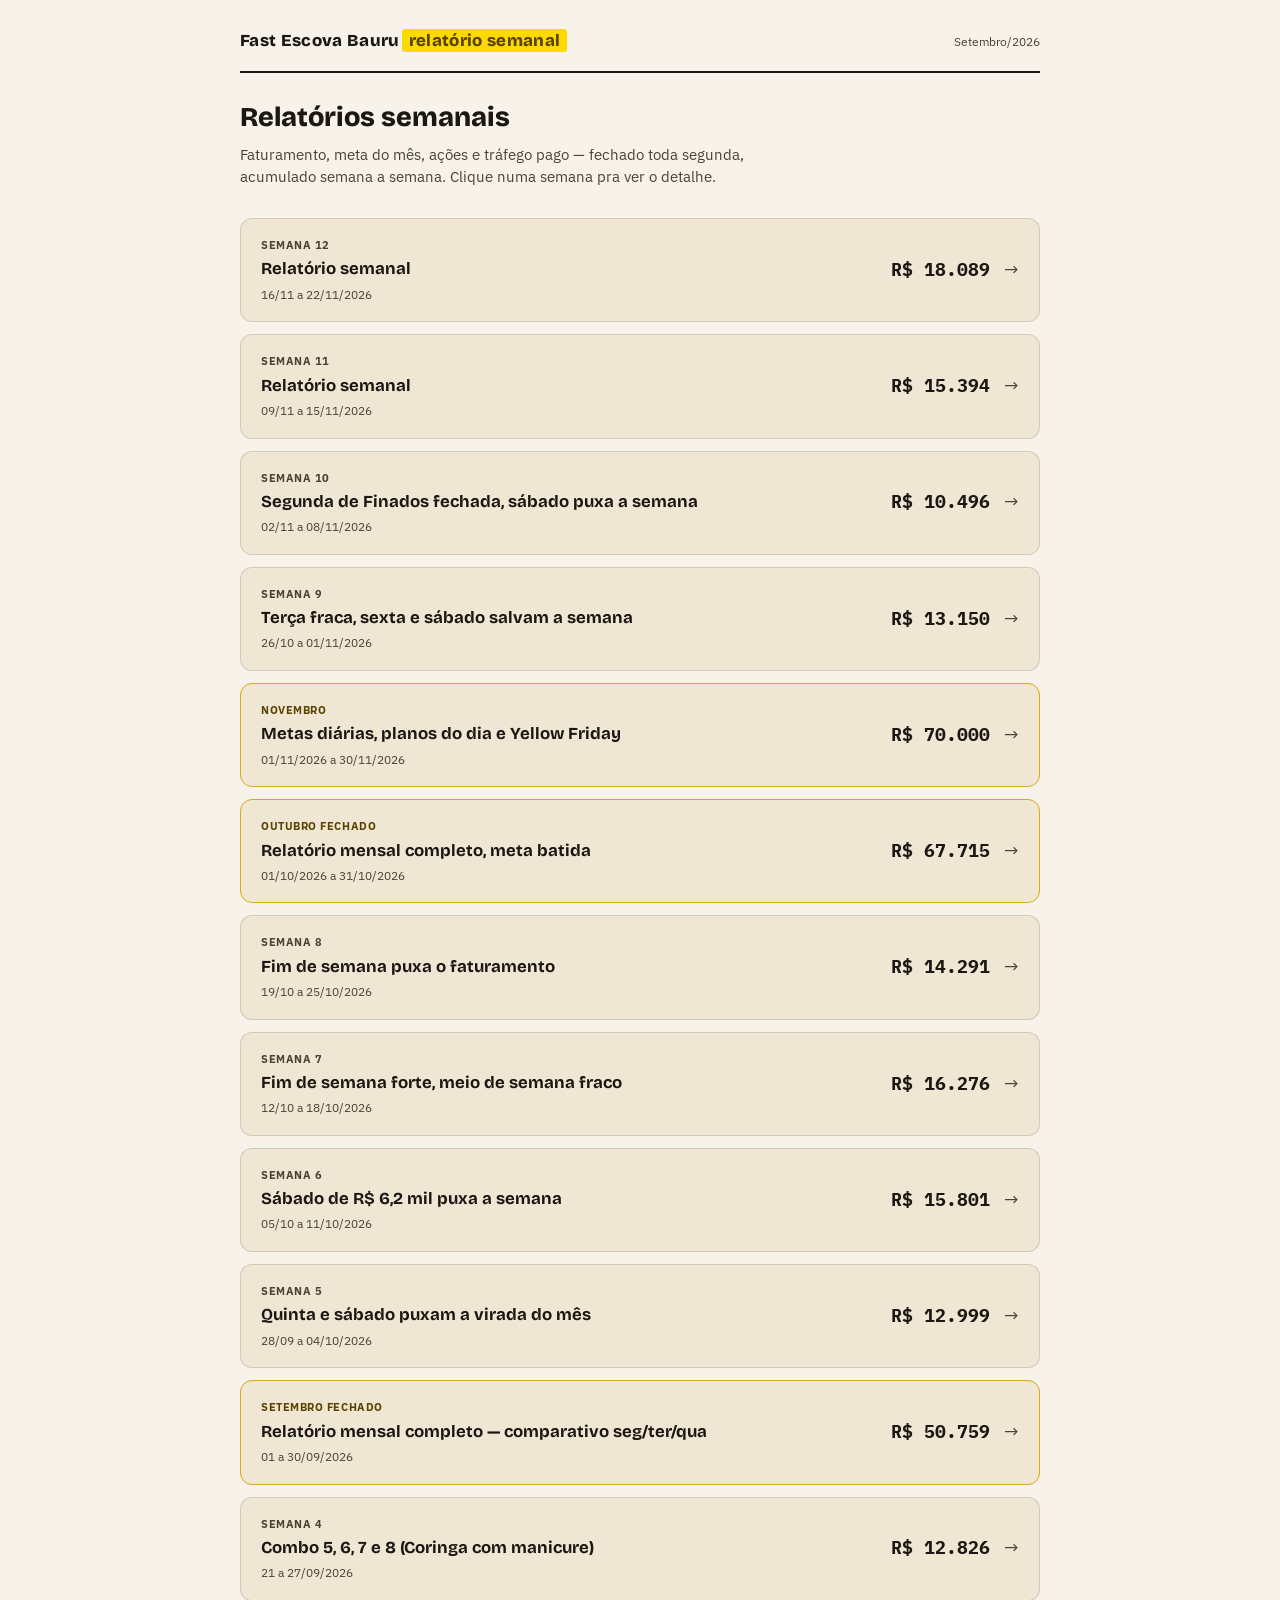
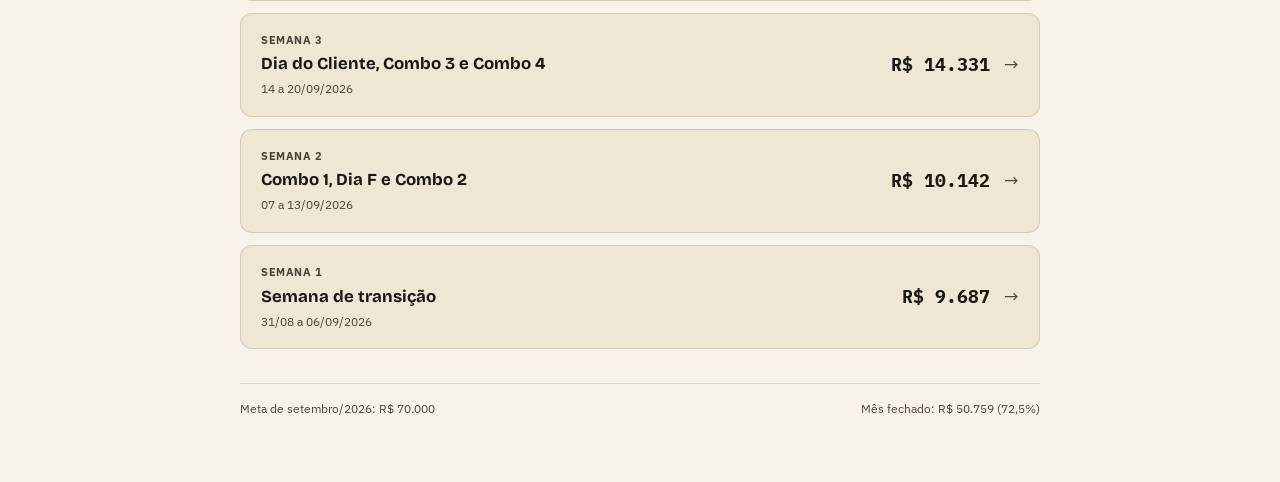
<file: index.html>
<!doctype html>
<html lang="pt-BR">
<head>
<meta charset="utf-8">
<meta name="viewport" content="width=device-width, initial-scale=1">
<title>Relatórios Semanais · Fast Escova Bauru</title>
<link rel="preconnect" href="https://fonts.googleapis.com">
<link rel="preconnect" href="https://fonts.gstatic.com" crossorigin>
<link href="https://fonts.googleapis.com/css2?family=Bricolage+Grotesque:opsz,wght@12..96,400..800&family=IBM+Plex+Sans:wght@400;500;600;700&family=IBM+Plex+Mono:wght@400;500;600&display=swap" rel="stylesheet">
<link rel="stylesheet" href="style.css">
</head>
<body>
<div class="page">

  <div class="masthead">
    <div class="brand">Fast Escova Bauru<span>relatório semanal</span></div>
    <div class="meta">Setembro/2026</div>
  </div>

  <div class="hero">
    <h1>Relatórios semanais</h1>
    <p>Faturamento, meta do mês, ações e tráfego pago — fechado toda segunda, acumulado semana a semana. Clique numa semana pra ver o detalhe.</p>
  </div>

  <div class="weeks">
    <a class="week-card" href="semana-12.html">
      <div class="wk-left">
        <span class="wk-num">Semana 12</span>
        <span class="wk-title">Relatório semanal</span>
        <span class="wk-range">16/11 a 22/11/2026</span>
      </div>
      <div class="wk-right">
        <span class="wk-amt num">R$ 18.089</span>
        <span class="wk-arrow">→</span>
      </div>
    </a>
    <a class="week-card" href="semana-11.html">
      <div class="wk-left">
        <span class="wk-num">Semana 11</span>
        <span class="wk-title">Relatório semanal</span>
        <span class="wk-range">09/11 a 15/11/2026</span>
      </div>
      <div class="wk-right">
        <span class="wk-amt num">R$ 15.394</span>
        <span class="wk-arrow">→</span>
      </div>
    </a>
    <a class="week-card" href="semana-10.html">
      <div class="wk-left">
        <span class="wk-num">Semana 10</span>
        <span class="wk-title">Segunda de Finados fechada, sábado puxa a semana</span>
        <span class="wk-range">02/11 a 08/11/2026</span>
      </div>
      <div class="wk-right">
        <span class="wk-amt num">R$ 10.496</span>
        <span class="wk-arrow">→</span>
      </div>
    </a>
    <a class="week-card" href="semana-09.html">
      <div class="wk-left">
        <span class="wk-num">Semana 9</span>
        <span class="wk-title">Terça fraca, sexta e sábado salvam a semana</span>
        <span class="wk-range">26/10 a 01/11/2026</span>
      </div>
      <div class="wk-right">
        <span class="wk-amt num">R$ 13.150</span>
        <span class="wk-arrow">→</span>
      </div>
    </a>
    <a class="week-card" href="novembro.html" style="border-color:var(--gold); background:var(--gold-bg, var(--surface-2));">
      <div class="wk-left">
        <span class="wk-num" style="color:var(--gold-ink, inherit)">Novembro</span>
        <span class="wk-title">Metas diárias, planos do dia e Yellow Friday</span>
        <span class="wk-range">01/11/2026 a 30/11/2026</span>
      </div>
      <div class="wk-right">
        <span class="wk-amt num">R$ 70.000</span>
        <span class="wk-arrow">→</span>
      </div>
    </a>
    <a class="week-card" href="mensal-outubro.html" style="border-color:var(--gold); background:var(--gold-bg, var(--surface-2));">
      <div class="wk-left">
        <span class="wk-num" style="color:var(--gold-ink, inherit)">Outubro fechado</span>
        <span class="wk-title">Relatório mensal completo, meta batida</span>
        <span class="wk-range">01/10/2026 a 31/10/2026</span>
      </div>
      <div class="wk-right">
        <span class="wk-amt num">R$ 67.715</span>
        <span class="wk-arrow">→</span>
      </div>
    </a>
    <a class="week-card" href="semana-08.html">
      <div class="wk-left">
        <span class="wk-num">Semana 8</span>
        <span class="wk-title">Fim de semana puxa o faturamento</span>
        <span class="wk-range">19/10 a 25/10/2026</span>
      </div>
      <div class="wk-right">
        <span class="wk-amt num">R$ 14.291</span>
        <span class="wk-arrow">→</span>
      </div>
    </a>
    <a class="week-card" href="semana-07.html">
      <div class="wk-left">
        <span class="wk-num">Semana 7</span>
        <span class="wk-title">Fim de semana forte, meio de semana fraco</span>
        <span class="wk-range">12/10 a 18/10/2026</span>
      </div>
      <div class="wk-right">
        <span class="wk-amt num">R$ 16.276</span>
        <span class="wk-arrow">→</span>
      </div>
    </a>
    <a class="week-card" href="semana-06.html">
      <div class="wk-left">
        <span class="wk-num">Semana 6</span>
        <span class="wk-title">Sábado de R$ 6,2 mil puxa a semana</span>
        <span class="wk-range">05/10 a 11/10/2026</span>
      </div>
      <div class="wk-right">
        <span class="wk-amt num">R$ 15.801</span>
        <span class="wk-arrow">→</span>
      </div>
    </a>
    <a class="week-card" href="semana-05.html">
      <div class="wk-left">
        <span class="wk-num">Semana 5</span>
        <span class="wk-title">Quinta e sábado puxam a virada do mês</span>
        <span class="wk-range">28/09 a 04/10/2026</span>
      </div>
      <div class="wk-right">
        <span class="wk-amt num">R$ 12.999</span>
        <span class="wk-arrow">→</span>
      </div>
    </a>
    <a class="week-card" href="mensal-setembro.html" style="border-color:var(--gold); background:var(--gold-bg, var(--surface-2));">
      <div class="wk-left">
        <span class="wk-num" style="color:var(--gold-ink, inherit)">Setembro fechado</span>
        <span class="wk-title">Relatório mensal completo — comparativo seg/ter/qua</span>
        <span class="wk-range">01 a 30/09/2026</span>
      </div>
      <div class="wk-right">
        <span class="wk-amt num">R$ 50.759</span>
        <span class="wk-arrow">→</span>
      </div>
    </a>
    <a class="week-card" href="semana-04.html">
      <div class="wk-left">
        <span class="wk-num">Semana 4</span>
        <span class="wk-title">Combo 5, 6, 7 e 8 (Coringa com manicure)</span>
        <span class="wk-range">21 a 27/09/2026</span>
      </div>
      <div class="wk-right">
        <span class="wk-amt num">R$ 12.826</span>
        <span class="wk-arrow">→</span>
      </div>
    </a>
    <a class="week-card" href="semana-03.html">
      <div class="wk-left">
        <span class="wk-num">Semana 3</span>
        <span class="wk-title">Dia do Cliente, Combo 3 e Combo 4</span>
        <span class="wk-range">14 a 20/09/2026</span>
      </div>
      <div class="wk-right">
        <span class="wk-amt num">R$ 14.331</span>
        <span class="wk-arrow">→</span>
      </div>
    </a>
    <a class="week-card" href="semana-02.html">
      <div class="wk-left">
        <span class="wk-num">Semana 2</span>
        <span class="wk-title">Combo 1, Dia F e Combo 2</span>
        <span class="wk-range">07 a 13/09/2026</span>
      </div>
      <div class="wk-right">
        <span class="wk-amt num">R$ 10.142</span>
        <span class="wk-arrow">→</span>
      </div>
    </a>
    <a class="week-card" href="semana-01.html">
      <div class="wk-left">
        <span class="wk-num">Semana 1</span>
        <span class="wk-title">Semana de transição</span>
        <span class="wk-range">31/08 a 06/09/2026</span>
      </div>
      <div class="wk-right">
        <span class="wk-amt num">R$ 9.687</span>
        <span class="wk-arrow">→</span>
      </div>
    </a>
  </div>

  <footer>
    <span>Meta de setembro/2026: R$ 70.000</span>
    <span>Mês fechado: R$ 50.759 (72,5%)</span>
  </footer>

</div>
</body>
</html>
</file>
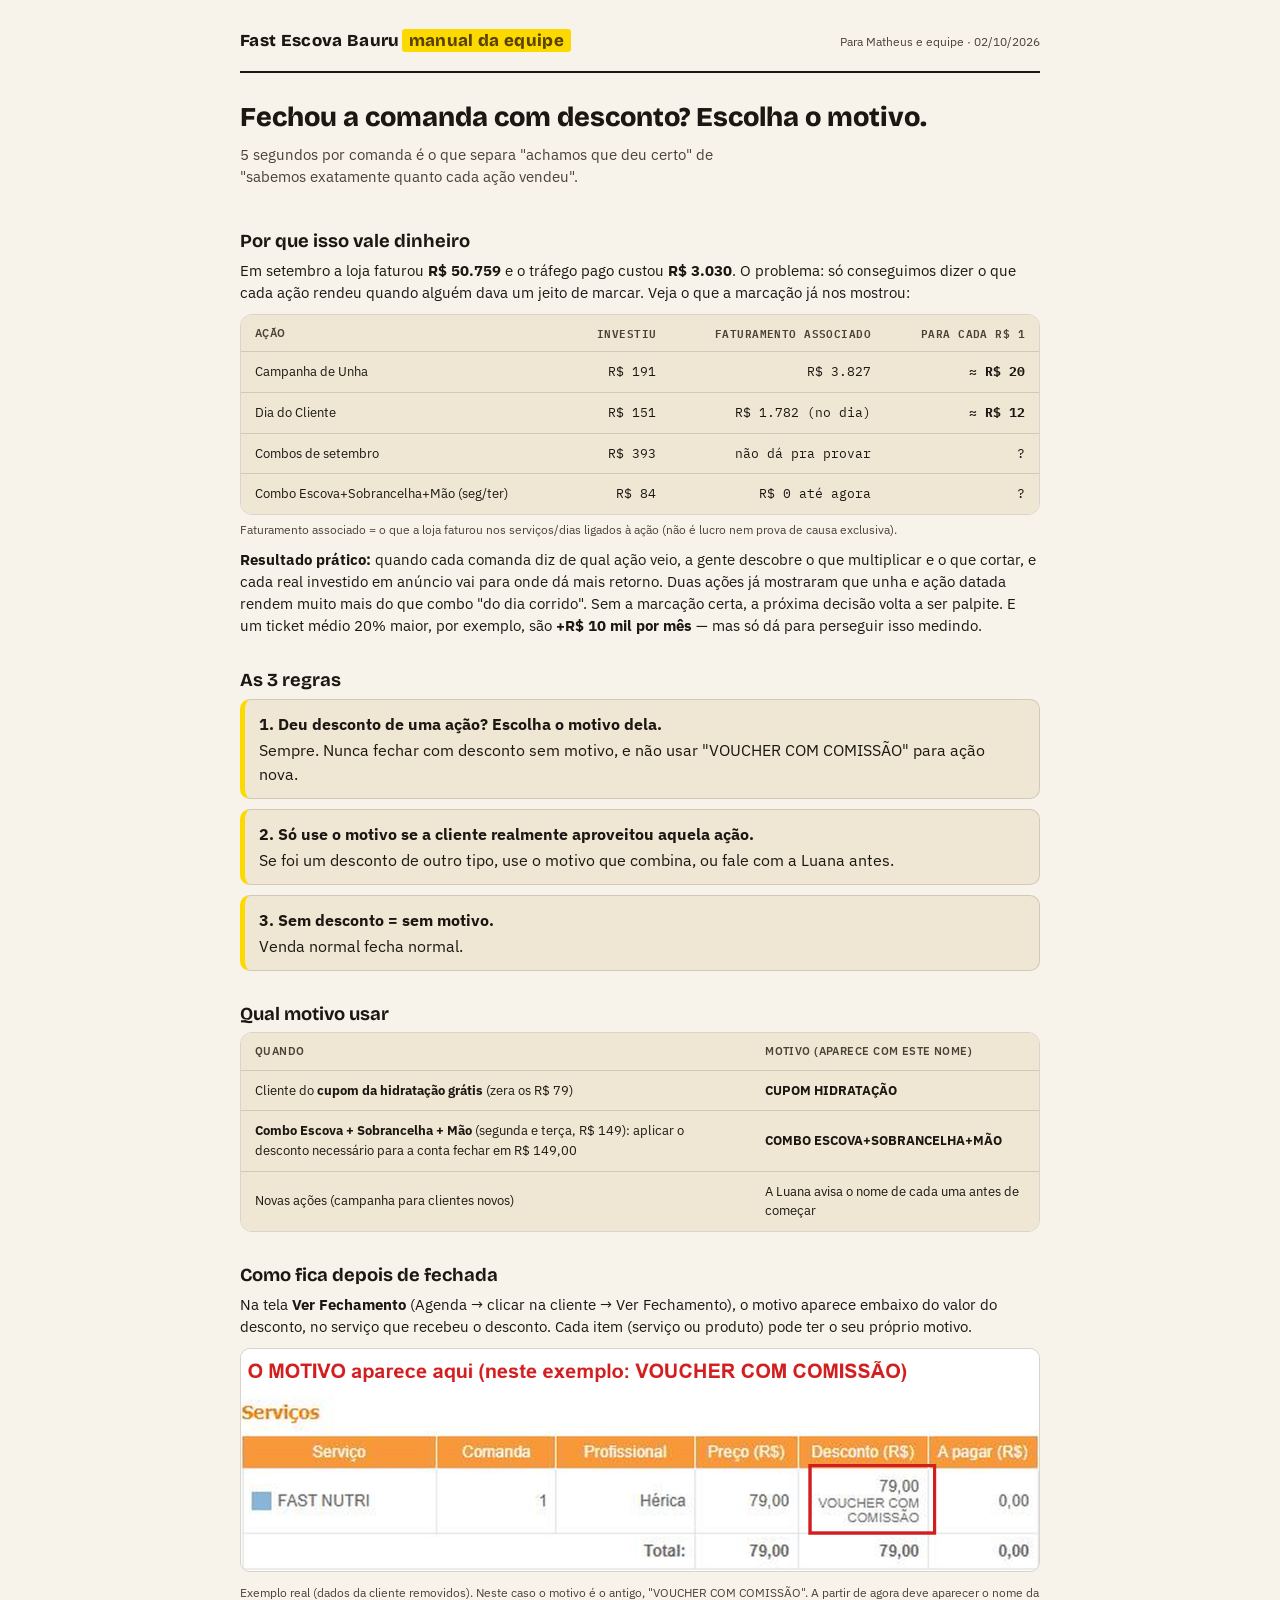
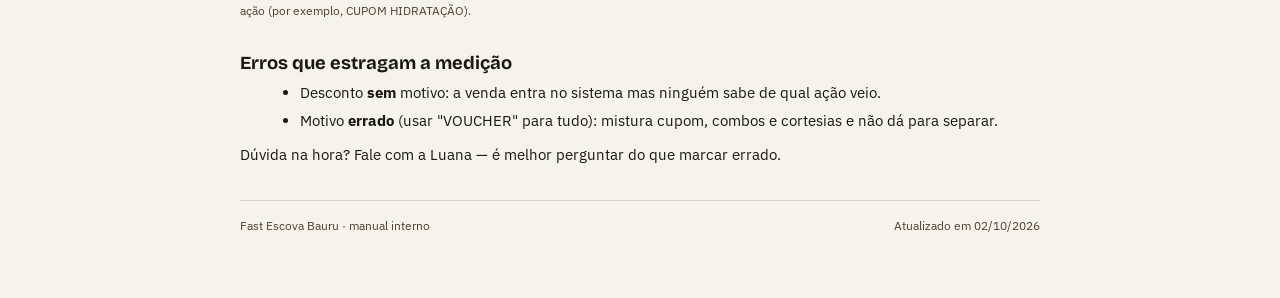
<file: manual-fechamento.html>
<!doctype html>
<html lang="pt-BR">
<head>
<meta charset="utf-8">
<meta name="viewport" content="width=device-width, initial-scale=1">
<meta name="robots" content="noindex">
<title>Manual de fechamento de comanda · Fast Escova Bauru</title>
<link rel="preconnect" href="https://fonts.googleapis.com">
<link rel="preconnect" href="https://fonts.gstatic.com" crossorigin>
<link href="https://fonts.googleapis.com/css2?family=Bricolage+Grotesque:opsz,wght@12..96,400..800&family=IBM+Plex+Sans:wght@400;500;600;700&family=IBM+Plex+Mono:wght@400;500;600&display=swap" rel="stylesheet">
<link rel="stylesheet" href="style.css">
<style>
  .manual p{font-size:0.92rem; margin:0 0 10px;}
  .manual ol,.manual ul{margin:0 0 12px 20px; font-size:0.92rem;}
  .manual li{margin-bottom:6px;}
  .manual img{max-width:100%; border:1px solid var(--line); border-radius:10px;}
  .big{font-family:'IBM Plex Mono'; font-weight:700;}
  .regra{background:var(--surface-2); border:1px solid var(--line); border-left:5px solid var(--gold-bright); border-radius:10px; padding:12px 14px; margin-bottom:10px;}
  .regra b{display:block; margin-bottom:2px;}
</style>
</head>
<body>
<div class="page manual">

  <div class="masthead">
    <div class="brand">Fast Escova Bauru<span>manual da equipe</span></div>
    <div class="meta">Para Matheus e equipe · 02/10/2026</div>
  </div>

  <div class="hero">
    <h1>Fechou a comanda com desconto? Escolha o motivo.</h1>
    <p>5 segundos por comanda é o que separa "achamos que deu certo" de "sabemos exatamente quanto cada ação vendeu".</p>
  </div>

  <section>
    <h2>Por que isso vale dinheiro</h2>
    <p>Em setembro a loja faturou <b>R$ 50.759</b> e o tráfego pago custou <b>R$ 3.030</b>. O problema: só conseguimos dizer o que cada ação rendeu quando alguém dava um jeito de marcar. Veja o que a marcação já nos mostrou:</p>
    <div class="traf-wrap">
      <table class="traf">
        <thead><tr><th>Ação</th><th class="num">Investiu</th><th class="num">Faturamento associado</th><th class="num">Para cada R$ 1</th></tr></thead>
        <tbody>
          <tr><td>Campanha de Unha</td><td class="num">R$ 191</td><td class="num">R$ 3.827</td><td class="num"><b>≈ R$ 20</b></td></tr>
          <tr><td>Dia do Cliente</td><td class="num">R$ 151</td><td class="num">R$ 1.782 (no dia)</td><td class="num"><b>≈ R$ 12</b></td></tr>
          <tr><td>Combos de setembro</td><td class="num">R$ 393</td><td class="num">não dá pra provar</td><td class="num">?</td></tr>
          <tr><td>Combo Escova+Sobrancelha+Mão (seg/ter)</td><td class="num">R$ 84</td><td class="num">R$ 0 até agora</td><td class="num">?</td></tr>
        </tbody>
      </table>
    </div>
    <p style="font-size:0.74rem; color:var(--text-soft); margin-top:6px">Faturamento associado = o que a loja faturou nos serviços/dias ligados à ação (não é lucro nem prova de causa exclusiva).</p>
    <p><b>Resultado prático:</b> quando cada comanda diz de qual ação veio, a gente descobre o que multiplicar e o que cortar, e cada real investido em anúncio vai para onde dá mais retorno. Duas ações já mostraram que unha e ação datada rendem muito mais do que combo "do dia corrido". Sem a marcação certa, a próxima decisão volta a ser palpite. E um ticket médio 20% maior, por exemplo, são <b>+R$ 10 mil por mês</b> — mas só dá para perseguir isso medindo.</p>
  </section>

  <section>
    <h2>As 3 regras</h2>
    <div class="regra"><b>1. Deu desconto de uma ação? Escolha o motivo dela.</b>Sempre. Nunca fechar com desconto sem motivo, e não usar "VOUCHER COM COMISSÃO" para ação nova.</div>
    <div class="regra"><b>2. Só use o motivo se a cliente realmente aproveitou aquela ação.</b>Se foi um desconto de outro tipo, use o motivo que combina, ou fale com a Luana antes.</div>
    <div class="regra"><b>3. Sem desconto = sem motivo.</b>Venda normal fecha normal.</div>
  </section>

  <section>
    <h2>Qual motivo usar</h2>
    <div class="traf-wrap">
      <table class="traf">
        <thead><tr><th>Quando</th><th>Motivo (aparece com este nome)</th></tr></thead>
        <tbody>
          <tr><td>Cliente do <b>cupom da hidratação grátis</b> (zera os R$ 79)</td><td><b>CUPOM HIDRATAÇÃO</b></td></tr>
          <tr><td><b>Combo Escova + Sobrancelha + Mão</b> (segunda e terça, R$ 149): aplicar o desconto necessário para a conta fechar em R$ 149,00</td><td><b>COMBO ESCOVA+SOBRANCELHA+MÃO</b></td></tr>
          <tr><td>Novas ações (campanha para clientes novos)</td><td>A Luana avisa o nome de cada uma antes de começar</td></tr>
        </tbody>
      </table>
    </div>
  </section>

  <section>
    <h2>Como fica depois de fechada</h2>
    <p>Na tela <b>Ver Fechamento</b> (Agenda → clicar na cliente → Ver Fechamento), o motivo aparece embaixo do valor do desconto, no serviço que recebeu o desconto. Cada item (serviço ou produto) pode ter o seu próprio motivo.</p>
    <img src="manual-motivo-exemplo.png" alt="Exemplo de fechamento: o motivo do desconto aparece embaixo do valor do desconto">
    <p style="font-size:0.74rem; color:var(--text-soft); margin-top:6px">Exemplo real (dados da cliente removidos). Neste caso o motivo é o antigo, "VOUCHER COM COMISSÃO". A partir de agora deve aparecer o nome da ação (por exemplo, CUPOM HIDRATAÇÃO).</p>
  </section>

  <section>
    <h2>Erros que estragam a medição</h2>
    <ul>
      <li>Desconto <b>sem</b> motivo: a venda entra no sistema mas ninguém sabe de qual ação veio.</li>
      <li>Motivo <b>errado</b> (usar "VOUCHER" para tudo): mistura cupom, combos e cortesias e não dá para separar.</li>
    </ul>
    <p>Dúvida na hora? Fale com a Luana — é melhor perguntar do que marcar errado.</p>
  </section>

  <footer>
    <span>Fast Escova Bauru · manual interno</span>
    <span>Atualizado em 02/10/2026</span>
  </footer>

</div>
</body>
</html>
</file>
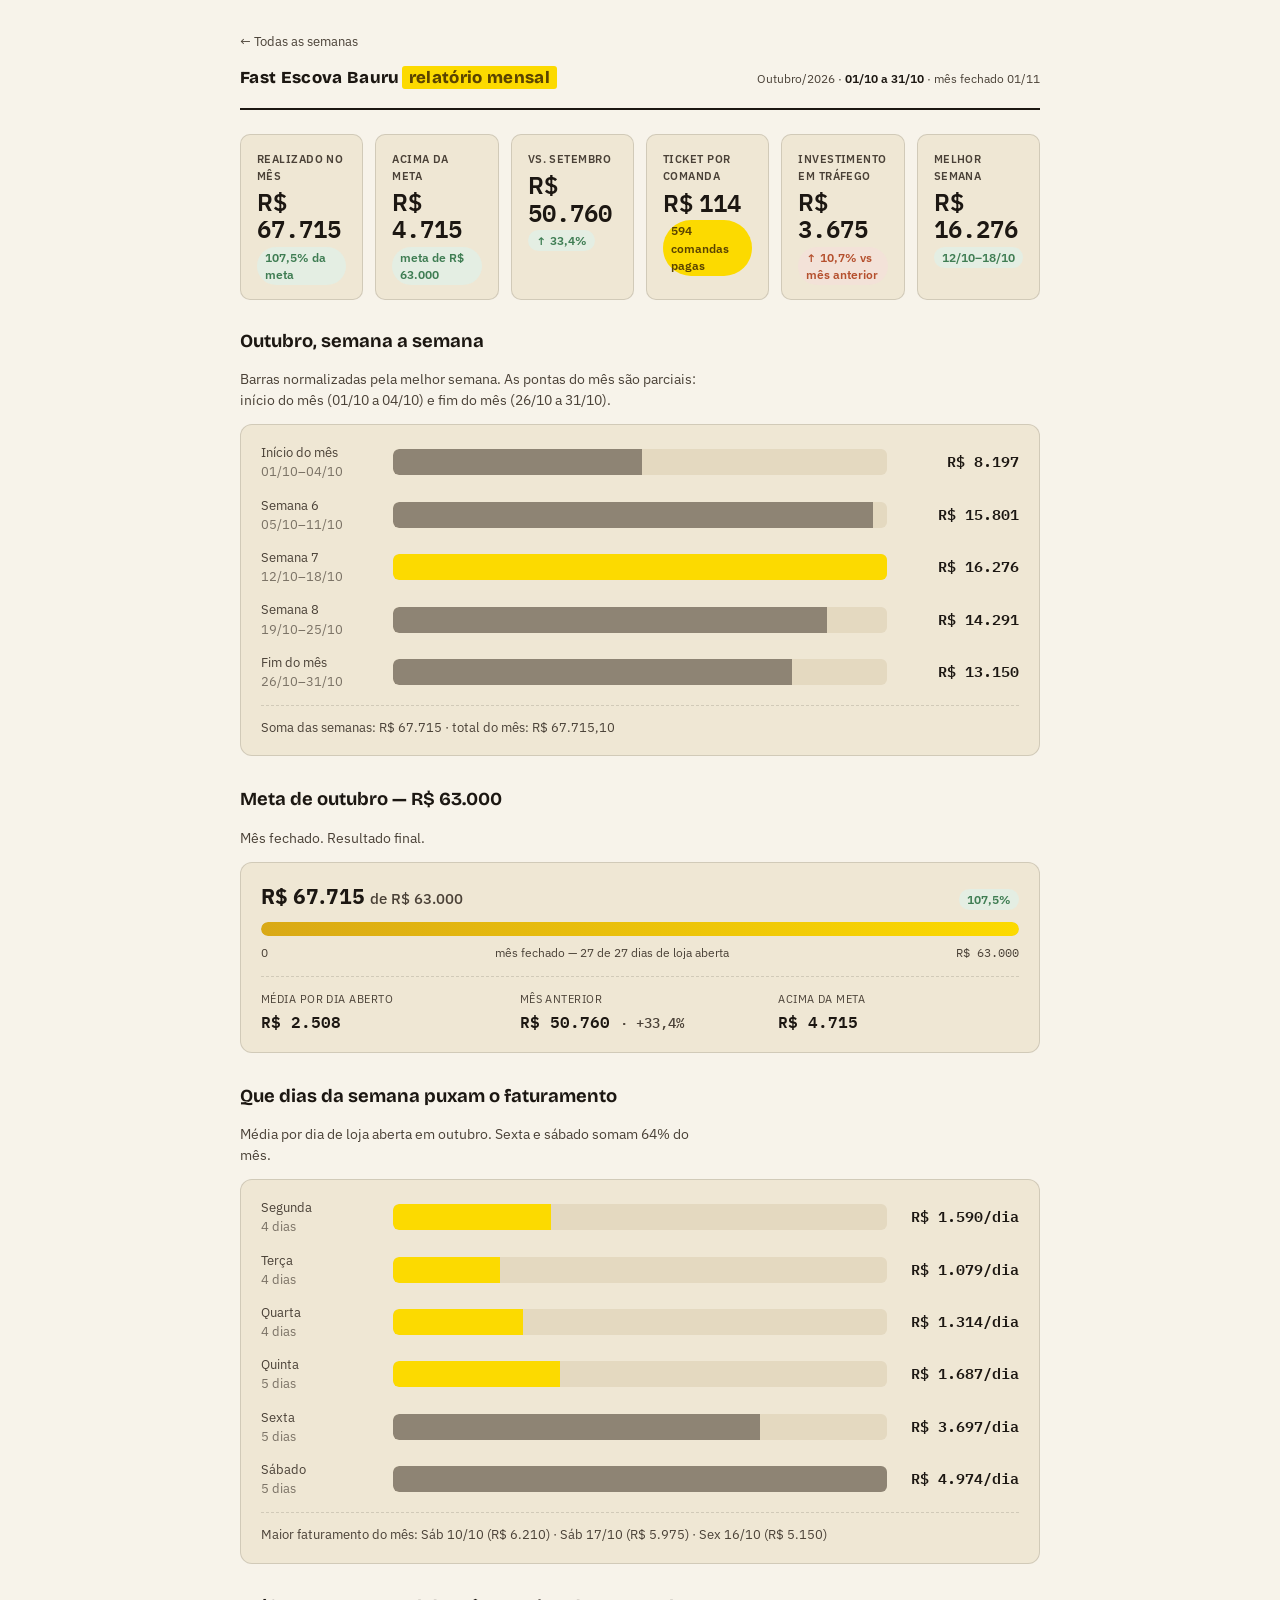
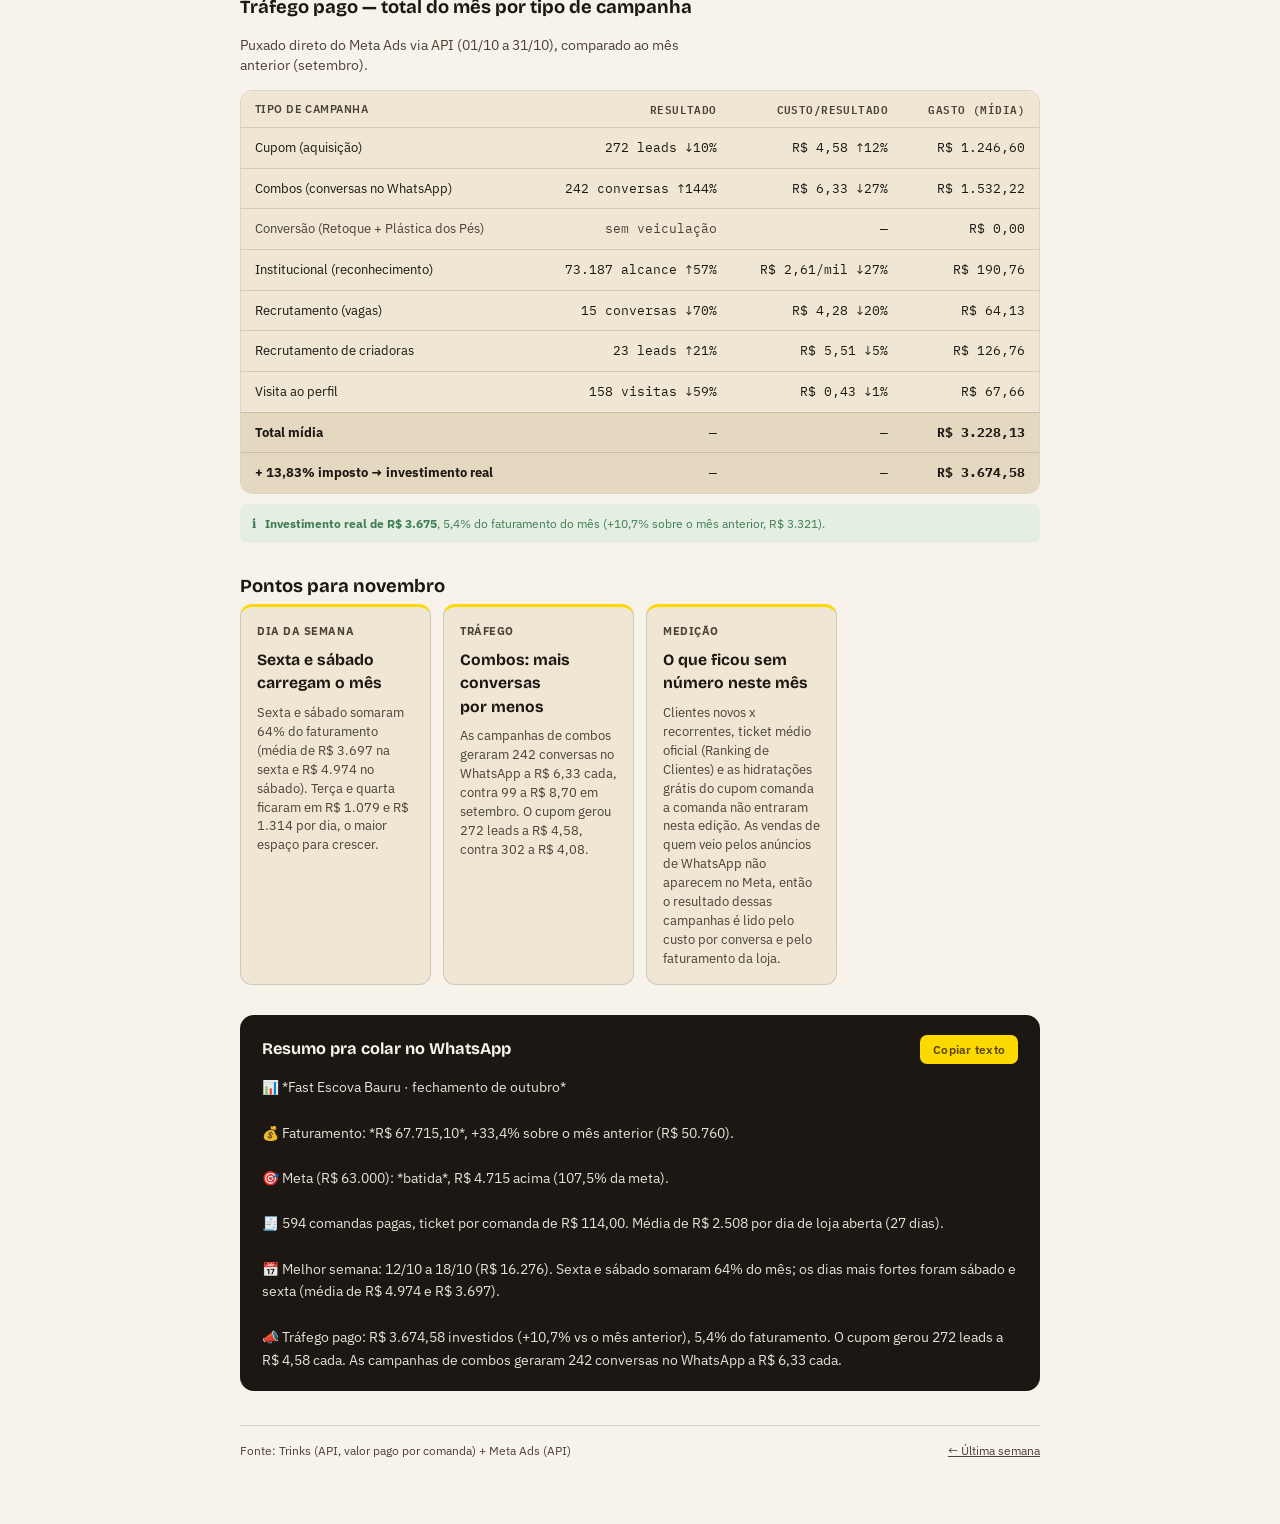
<file: mensal-outubro.html>
<!doctype html>
<html lang="pt-BR">
<head>
<meta charset="utf-8">
<meta name="viewport" content="width=device-width, initial-scale=1">
<meta name="robots" content="noindex,nofollow">
<title>Relatório mensal Outubro · Fast Escova Bauru</title>
<link rel="preconnect" href="https://fonts.googleapis.com"><link rel="preconnect" href="https://fonts.gstatic.com" crossorigin><link href="https://fonts.googleapis.com/css2?family=Bricolage+Grotesque:opsz,wght@12..96,400..800&family=IBM+Plex+Sans:wght@400;500;600;700&family=IBM+Plex+Mono:wght@400;500;600&display=swap" rel="stylesheet">
<link rel="stylesheet" href="style.css">
</head>
<body>
<div class="page">

  <a class="back-link" href="index.html">← Todas as semanas</a>
  <div class="masthead">
    <div class="brand">Fast Escova Bauru<span>relatório mensal</span></div>
    <div class="meta">Outubro/2026 · <b>01/10 a 31/10</b> · mês fechado 01/11</div>
  </div>
  <div class="kpis kpis-6">
    <div class="kpi"><div class="label">Realizado no mês</div><div class="value">R$ <span class="num">67.715</span></div><span class="pill good">107,5% da meta</span></div>
    <div class="kpi"><div class="label">Acima da meta</div><div class="value">R$ <span class="num">4.715</span></div><span class="pill good">meta de R$ 63.000</span></div>
    <div class="kpi"><div class="label">Vs. setembro</div><div class="value">R$ <span class="num">50.760</span></div><span class="pill good">↑ 33,4%</span></div>
    <div class="kpi"><div class="label">Ticket por comanda</div><div class="value">R$ <span class="num">114</span></div><span class="pill gold">594 comandas pagas</span></div>
    <div class="kpi"><div class="label">Investimento em tráfego</div><div class="value">R$ <span class="num">3.675</span></div><span class="pill warn">↑ 10,7% vs mês anterior</span></div>
    <div class="kpi"><div class="label">Melhor semana</div><div class="value">R$ <span class="num">16.276</span></div><span class="pill good">12/10–18/10</span></div>
  </div>
  <section>
    <h2>Outubro, semana a semana</h2>
    <p class="dek">Barras normalizadas pela melhor semana. As pontas do mês são parciais: início do mês (01/10 a 04/10) e fim do mês (26/10 a 31/10).</p>
    <div class="compare">
      <div class="bar-row"><div class="bar-label">Início do mês<br><span style="opacity:.7">01/10–04/10</span></div><div class="bar-track"><div class="bar-fill s1" style="width:50.4%"></div></div><div class="bar-value num">R$ 8.197</div></div>
      <div class="bar-row"><div class="bar-label">Semana 6<br><span style="opacity:.7">05/10–11/10</span></div><div class="bar-track"><div class="bar-fill s1" style="width:97.1%"></div></div><div class="bar-value num">R$ 15.801</div></div>
      <div class="bar-row"><div class="bar-label">Semana 7<br><span style="opacity:.7">12/10–18/10</span></div><div class="bar-track"><div class="bar-fill s2" style="width:100.0%"></div></div><div class="bar-value num">R$ 16.276</div></div>
      <div class="bar-row"><div class="bar-label">Semana 8<br><span style="opacity:.7">19/10–25/10</span></div><div class="bar-track"><div class="bar-fill s1" style="width:87.8%"></div></div><div class="bar-value num">R$ 14.291</div></div>
      <div class="bar-row"><div class="bar-label">Fim do mês<br><span style="opacity:.7">26/10–31/10</span></div><div class="bar-track"><div class="bar-fill s1" style="width:80.8%"></div></div><div class="bar-value num">R$ 13.150</div></div>
      <div class="compare-foot"><span>Soma das semanas: R$ 67.715 · total do mês: R$ 67.715,10</span></div>
    </div>
  </section>
  <section>
    <h2>Meta de outubro — R$ 63.000</h2>
    <p class="dek">Mês fechado. Resultado final.</p>
    <div class="meta-box">
      <div class="meta-top"><div class="amt">R$ 67.715 <span class="of">de R$ 63.000</span></div><span class="pill good">107,5%</span></div>
      <div class="meta-track"><div class="meta-fill" style="width:100.0%"></div><div class="meta-marker" style="left:100%" title="mês fechado"></div></div>
      <div class="meta-legend"><span>0</span><span>mês fechado — 27 de 27 dias de loja aberta</span><span class="num">R$ 63.000</span></div>
      <div class="meta-proj">
        <div class="item"><div class="k">Média por dia aberto</div><div class="v num">R$ 2.508</div></div>
        <div class="item"><div class="k">Mês anterior</div><div class="v num">R$ 50.760 <span style="color:var(--text-soft); font-weight:500; font-size:0.85rem">· +33,4%</span></div></div>
        <div class="item"><div class="k">Acima da meta</div><div class="v num">R$ 4.715</div></div>
      </div>
    </div>
  </section>
  <section>
    <h2>Que dias da semana puxam o faturamento</h2>
    <p class="dek">Média por dia de loja aberta em outubro. Sexta e sábado somam 64% do mês.</p>
    <div class="compare">
      <div class="bar-row"><div class="bar-label">Segunda<br><span style="opacity:.7">4 dias</span></div><div class="bar-track"><div class="bar-fill s2" style="width:32.0%"></div></div><div class="bar-value num">R$ 1.590/dia</div></div>
      <div class="bar-row"><div class="bar-label">Terça<br><span style="opacity:.7">4 dias</span></div><div class="bar-track"><div class="bar-fill s2" style="width:21.7%"></div></div><div class="bar-value num">R$ 1.079/dia</div></div>
      <div class="bar-row"><div class="bar-label">Quarta<br><span style="opacity:.7">4 dias</span></div><div class="bar-track"><div class="bar-fill s2" style="width:26.4%"></div></div><div class="bar-value num">R$ 1.314/dia</div></div>
      <div class="bar-row"><div class="bar-label">Quinta<br><span style="opacity:.7">5 dias</span></div><div class="bar-track"><div class="bar-fill s2" style="width:33.9%"></div></div><div class="bar-value num">R$ 1.687/dia</div></div>
      <div class="bar-row"><div class="bar-label">Sexta<br><span style="opacity:.7">5 dias</span></div><div class="bar-track"><div class="bar-fill s1" style="width:74.3%"></div></div><div class="bar-value num">R$ 3.697/dia</div></div>
      <div class="bar-row"><div class="bar-label">Sábado<br><span style="opacity:.7">5 dias</span></div><div class="bar-track"><div class="bar-fill s1" style="width:100.0%"></div></div><div class="bar-value num">R$ 4.974/dia</div></div>
      <div class="compare-foot"><span>Maior faturamento do mês: Sáb 10/10 (R$ 6.210) · Sáb 17/10 (R$ 5.975) · Sex 16/10 (R$ 5.150)</span></div>
    </div>
  </section>
  <section>
    <h2>Tráfego pago — total do mês por tipo de campanha</h2>
    <p class="dek">Puxado direto do Meta Ads via API (01/10 a 31/10), comparado ao mês anterior (setembro).</p>
    <div class="traf-wrap">
      <table class="traf">
        <thead><tr><th>Tipo de campanha</th><th class="num">Resultado</th><th class="num">Custo/resultado</th><th class="num">Gasto (mídia)</th></tr></thead>
        <tbody>
          <tr><td>Cupom (aquisição)</td><td class="num">272 leads <span class="delta-up">↓10%</span></td><td class="num">R$ 4,58 <span class="delta-up">↑12%</span></td><td class="num">R$ 1.246,60</td></tr>
          <tr><td>Combos (conversas no WhatsApp)</td><td class="num">242 conversas <span class="delta-down">↑144%</span></td><td class="num">R$ 6,33 <span class="delta-down">↓27%</span></td><td class="num">R$ 1.532,22</td></tr>
          <tr><td style="color:var(--text-soft)">Conversão (Retoque + Plástica dos Pés)</td><td class="num" style="color:var(--text-soft)">sem veiculação</td><td class="num">—</td><td class="num">R$ 0,00</td></tr>
          <tr><td>Institucional (reconhecimento)</td><td class="num">73.187 alcance <span class="delta-down">↑57%</span></td><td class="num">R$ 2,61/mil <span class="delta-down">↓27%</span></td><td class="num">R$ 190,76</td></tr>
          <tr><td>Recrutamento (vagas)</td><td class="num">15 conversas <span class="delta-up">↓70%</span></td><td class="num">R$ 4,28 <span class="delta-down">↓20%</span></td><td class="num">R$ 64,13</td></tr>
          <tr><td>Recrutamento de criadoras</td><td class="num">23 leads <span class="delta-down">↑21%</span></td><td class="num">R$ 5,51 <span class="delta-down">↓5%</span></td><td class="num">R$ 126,76</td></tr>
          <tr><td>Visita ao perfil</td><td class="num">158 visitas <span class="delta-up">↓59%</span></td><td class="num">R$ 0,43 <span class="delta-down">↓1%</span></td><td class="num">R$ 67,66</td></tr>
          <tr class="total"><td>Total mídia</td><td class="num">—</td><td class="num">—</td><td class="num">R$ 3.228,13</td></tr>
          <tr class="total"><td>+ 13,83% imposto → investimento real</td><td class="num">—</td><td class="num">—</td><td class="num">R$ 3.674,58</td></tr>
        </tbody>
      </table>
    </div>
    <div class="imposto-note info"><span>ℹ</span><span><b>Investimento real de R$ 3.675</b>, 5,4% do faturamento do mês (+10,7% sobre o mês anterior, R$ 3.321).</span></div>
  </section>
  <section id="pontos">
    <h2>Pontos para novembro</h2>
    <div class="acoes">
      <div class="acao-card" style="--stripe:var(--gold-bright)"><span class="tag">Dia da semana</span><h3>Sexta e sábado carregam o mês</h3><p>Sexta e sábado somaram 64% do faturamento (média de R$ 3.697 na sexta e R$ 4.974 no sábado). Terça e quarta ficaram em R$ 1.079 e R$ 1.314 por dia, o maior espaço para crescer.</p></div>
      <div class="acao-card" style="--stripe:var(--gold-bright)"><span class="tag">Tráfego</span><h3>Combos: mais conversas por menos</h3><p>As campanhas de combos geraram 242 conversas no WhatsApp a R$ 6,33 cada, contra 99 a R$ 8,70 em setembro. O cupom gerou 272 leads a R$ 4,58, contra 302 a R$ 4,08.</p></div>
      <div class="acao-card" style="--stripe:var(--gold-bright)"><span class="tag">Medição</span><h3>O que ficou sem número neste mês</h3><p>Clientes novos x recorrentes, ticket médio oficial (Ranking de Clientes) e as hidratações grátis do cupom comanda a comanda não entraram nesta edição. As vendas de quem veio pelos anúncios de WhatsApp não aparecem no Meta, então o resultado dessas campanhas é lido pelo custo por conversa e pelo faturamento da loja.</p></div>
    </div>
  </section>
  <section>
    <div class="wa-block">
      <div class="wa-head">
        <h2>Resumo pra colar no WhatsApp</h2>
        <button class="copy-btn" id="copyBtn" onclick="copyResumo()">Copiar texto</button>
      </div>
      <div class="wa-body" id="resumoText">📊 *Fast Escova Bauru · fechamento de outubro*

💰 Faturamento: *R$ 67.715,10*, +33,4% sobre o mês anterior (R$ 50.760).

🎯 Meta (R$ 63.000): *batida*, R$ 4.715 acima (107,5% da meta).

🧾 594 comandas pagas, ticket por comanda de R$ 114,00. Média de R$ 2.508 por dia de loja aberta (27 dias).

📅 Melhor semana: 12/10 a 18/10 (R$ 16.276). Sexta e sábado somaram 64% do mês; os dias mais fortes foram sábado e sexta (média de R$ 4.974 e R$ 3.697).

📣 Tráfego pago: R$ 3.674,58 investidos (+10,7% vs o mês anterior), 5,4% do faturamento. O cupom gerou 272 leads a R$ 4,58 cada. As campanhas de combos geraram 242 conversas no WhatsApp a R$ 6,33 cada.</div>
    </div>
  </section>
  <footer>
    <span>Fonte: Trinks (API, valor pago por comanda) + Meta Ads (API)</span>
    <span><a href="semana-08.html" style="color:inherit">← Última semana</a></span>
  </footer>

</div>

<script>
function copyResumo(){
  const text = document.getElementById('resumoText').innerText;
  const btn = document.getElementById('copyBtn');
  navigator.clipboard.writeText(text).then(()=>{
    const original = btn.textContent;
    btn.textContent = 'Copiado ✓';
    setTimeout(()=>{ btn.textContent = original; }, 1800);
  }).catch(()=>{
    btn.textContent = 'Selecione o texto acima';
    setTimeout(()=>{ btn.textContent = 'Copiar texto'; }, 1800);
  });
}
</script>
</body>
</html>
</file>
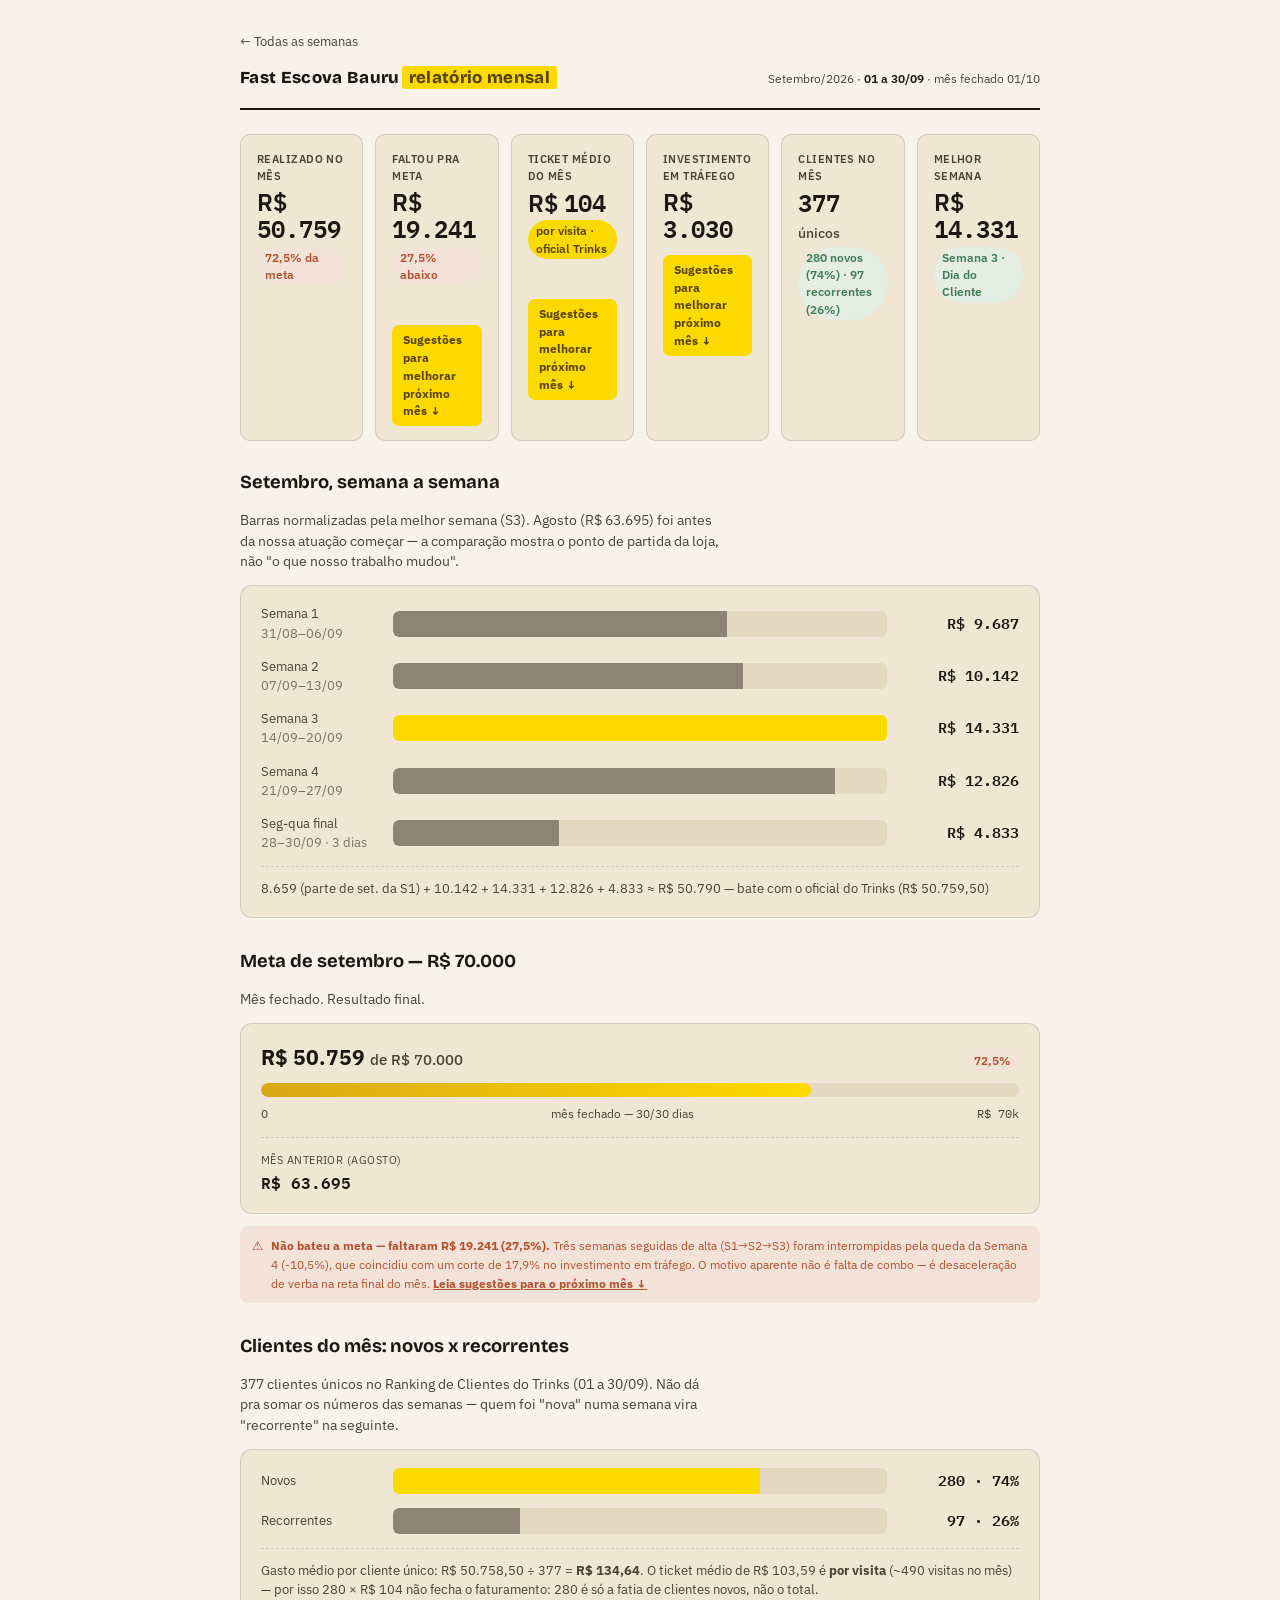
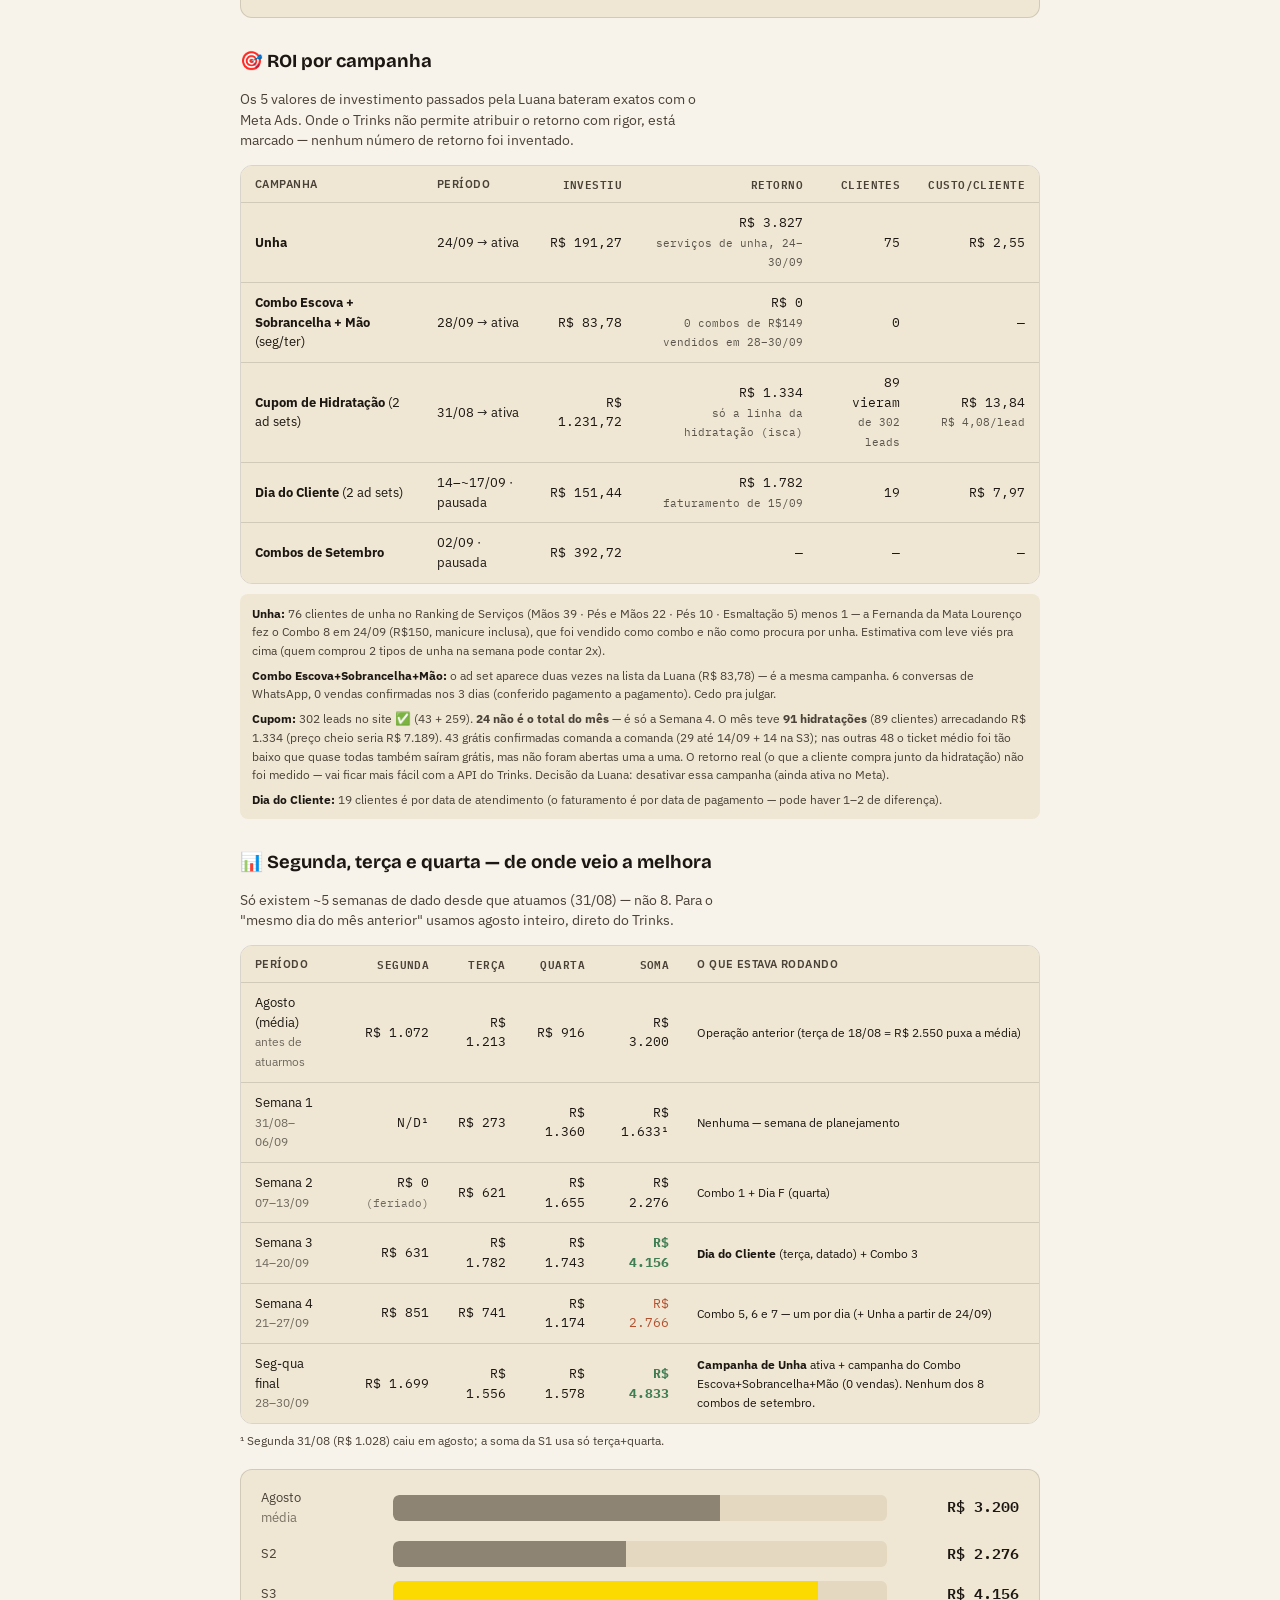
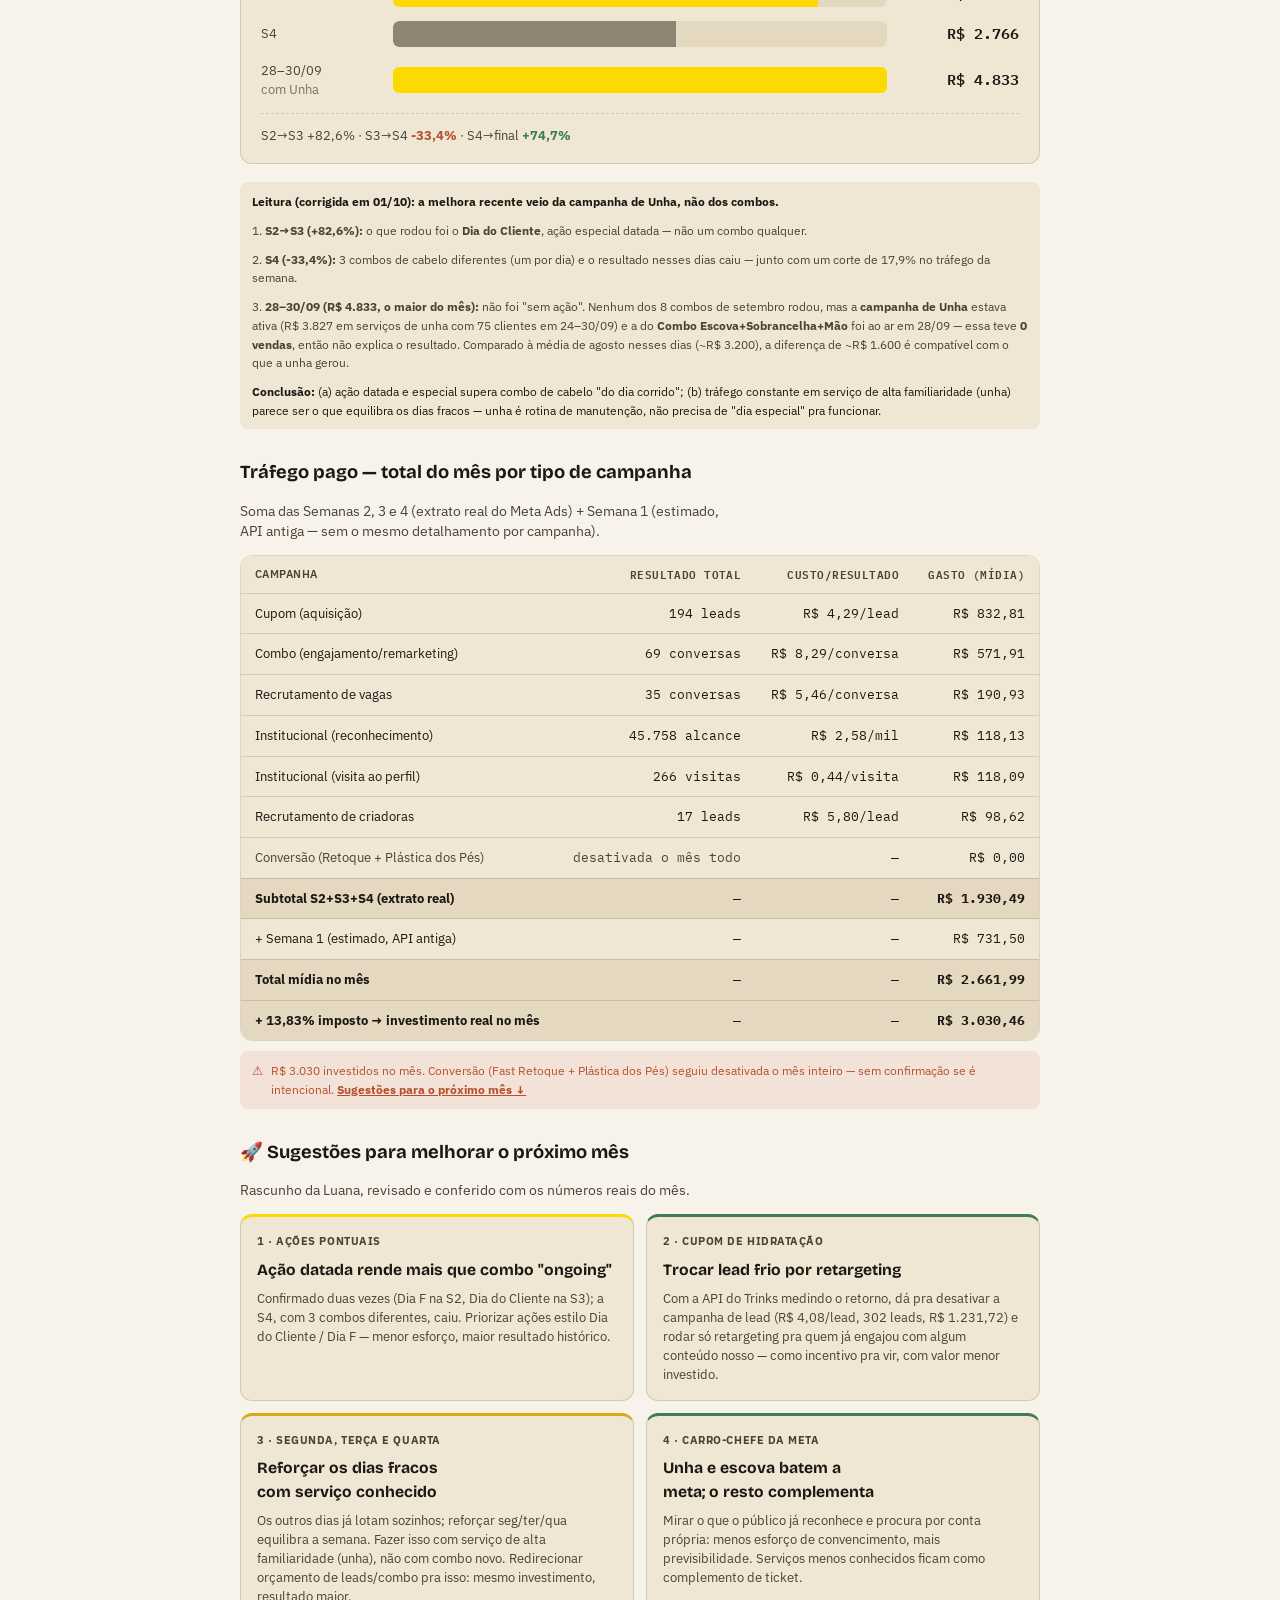
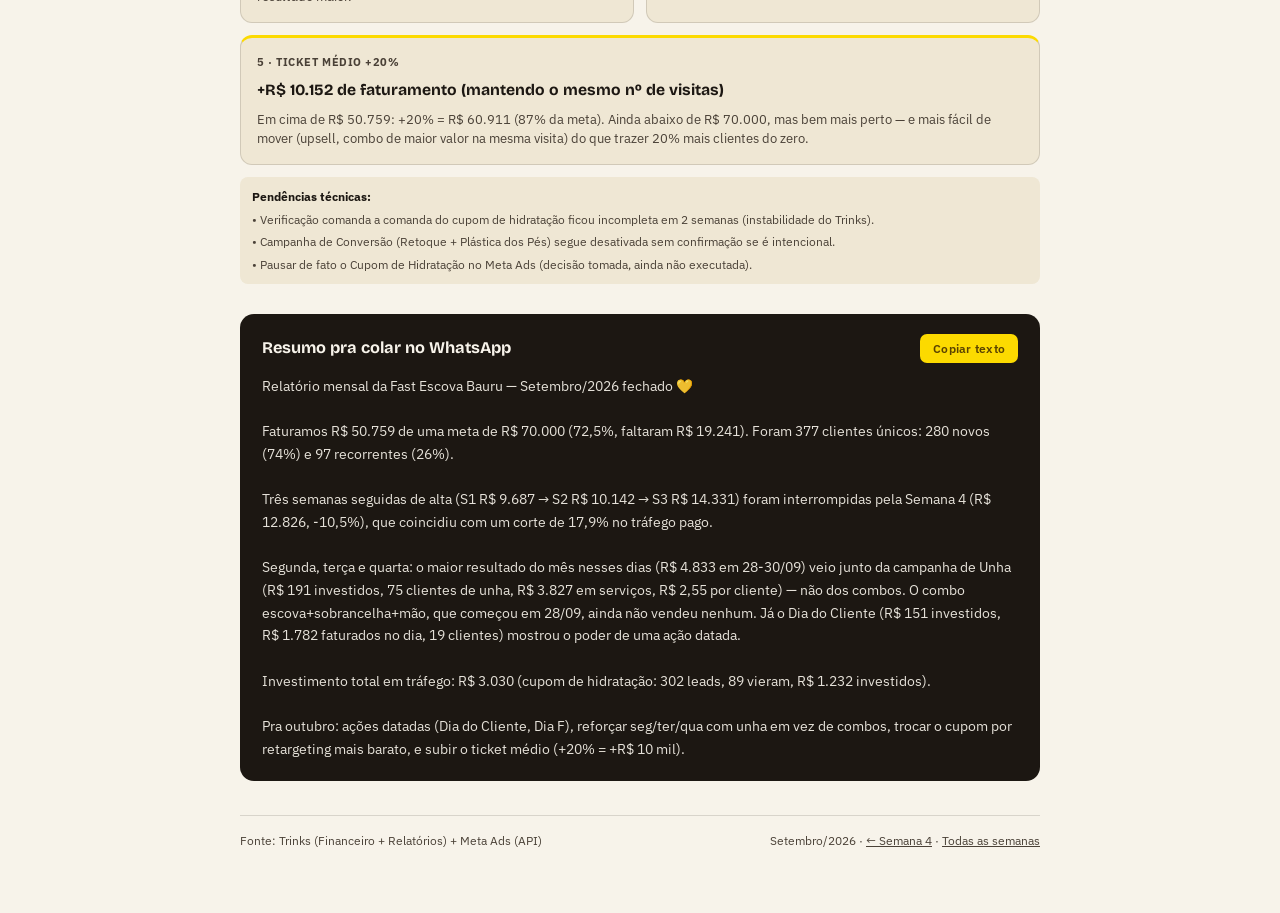
<file: mensal-setembro.html>
<!doctype html>
<html lang="pt-BR">
<head>
<meta charset="utf-8">
<meta name="viewport" content="width=device-width, initial-scale=1">
<title>Setembro/2026 · Relatório Mensal · Fast Escova Bauru</title>
<link rel="preconnect" href="https://fonts.googleapis.com">
<link rel="preconnect" href="https://fonts.gstatic.com" crossorigin>
<link href="https://fonts.googleapis.com/css2?family=Bricolage+Grotesque:opsz,wght@12..96,400..800&family=IBM+Plex+Sans:wght@400;500;600;700&family=IBM+Plex+Mono:wght@400;500;600&display=swap" rel="stylesheet">
<link rel="stylesheet" href="style.css">
</head>
<body>
<div class="page">

  <a class="back-link" href="index.html">← Todas as semanas</a>

  <div class="masthead">
    <div class="brand">Fast Escova Bauru<span>relatório mensal</span></div>
    <div class="meta">Setembro/2026 · <b>01 a 30/09</b> · mês fechado 01/10</div>
  </div>

  <div class="kpis kpis-6">
    <div class="kpi">
      <div class="label">Realizado no mês</div>
      <div class="value">R$ <span class="num">50.759</span></div>
      <span class="pill warn">72,5% da meta</span>
    </div>
    <div class="kpi">
      <div class="label">Faltou pra meta</div>
      <div class="value">R$ <span class="num">19.241</span></div>
      <span class="pill warn">27,5% abaixo</span><br>
      <a class="btn-sug" href="#sugestoes">Sugestões para melhorar próximo mês ↓</a>
    </div>
    <div class="kpi">
      <div class="label">Ticket médio do mês</div>
      <div class="value">R$ <span class="num">104</span></div>
      <span class="pill gold">por visita · oficial Trinks</span><br>
      <a class="btn-sug" href="#sugestoes">Sugestões para melhorar próximo mês ↓</a>
    </div>
    <div class="kpi">
      <div class="label">Investimento em tráfego</div>
      <div class="value">R$ <span class="num">3.030</span></div>
      <a class="btn-sug" href="#sugestoes">Sugestões para melhorar próximo mês ↓</a>
    </div>
    <div class="kpi">
      <div class="label">Clientes no mês</div>
      <div class="value"><span class="num">377</span> <span class="unit">únicos</span></div>
      <span class="pill good">280 novos (74%) · 97 recorrentes (26%)</span>
    </div>
    <div class="kpi">
      <div class="label">Melhor semana</div>
      <div class="value">R$ <span class="num">14.331</span></div>
      <span class="pill good">Semana 3 · Dia do Cliente</span>
    </div>
  </div>

  <section>
    <h2>Setembro, semana a semana</h2>
    <p class="dek">Barras normalizadas pela melhor semana (S3). Agosto (R$ 63.695) foi antes da nossa atuação começar — a comparação mostra o ponto de partida da loja, não "o que nosso trabalho mudou".</p>
    <div class="compare">
      <div class="bar-row">
        <div class="bar-label">Semana 1<br><span style="opacity:.7">31/08–06/09</span></div>
        <div class="bar-track"><div class="bar-fill s1" style="width:67.6%"></div></div>
        <div class="bar-value num">R$ 9.687</div>
      </div>
      <div class="bar-row">
        <div class="bar-label">Semana 2<br><span style="opacity:.7">07/09–13/09</span></div>
        <div class="bar-track"><div class="bar-fill s1" style="width:70.8%"></div></div>
        <div class="bar-value num">R$ 10.142</div>
      </div>
      <div class="bar-row">
        <div class="bar-label">Semana 3<br><span style="opacity:.7">14/09–20/09</span></div>
        <div class="bar-track"><div class="bar-fill s2" style="width:100%"></div></div>
        <div class="bar-value num">R$ 14.331</div>
      </div>
      <div class="bar-row">
        <div class="bar-label">Semana 4<br><span style="opacity:.7">21/09–27/09</span></div>
        <div class="bar-track"><div class="bar-fill s1" style="width:89.5%"></div></div>
        <div class="bar-value num">R$ 12.826</div>
      </div>
      <div class="bar-row">
        <div class="bar-label">Seg-qua final<br><span style="opacity:.7">28–30/09 · 3 dias</span></div>
        <div class="bar-track"><div class="bar-fill s1" style="width:33.7%"></div></div>
        <div class="bar-value num">R$ 4.833</div>
      </div>
      <div class="compare-foot">
        <span>8.659 (parte de set. da S1) + 10.142 + 14.331 + 12.826 + 4.833 ≈ R$ 50.790 — bate com o oficial do Trinks (R$ 50.759,50)</span>
      </div>
    </div>
  </section>

  <section>
    <h2>Meta de setembro — R$ 70.000</h2>
    <p class="dek">Mês fechado. Resultado final.</p>
    <div class="meta-box">
      <div class="meta-top">
        <div class="amt">R$ 50.759 <span class="of">de R$ 70.000</span></div>
        <span class="pill warn">72,5%</span>
      </div>
      <div class="meta-track">
        <div class="meta-fill" style="width:72.5%"></div>
        <div class="meta-marker" style="left:100%" title="mês fechado"></div>
      </div>
      <div class="meta-legend">
        <span>0</span>
        <span>mês fechado — 30/30 dias</span>
        <span class="num">R$ 70k</span>
      </div>
      <div class="meta-proj">
        <div class="item"><div class="k">Mês anterior (agosto)</div><div class="v num">R$ 63.695</div></div>
      </div>
    </div>
    <div class="imposto-note" style="margin-top:12px">
      <span>⚠</span>
      <span><b>Não bateu a meta — faltaram R$ 19.241 (27,5%).</b> Três semanas seguidas de alta (S1→S2→S3) foram interrompidas pela queda da Semana 4 (-10,5%), que coincidiu com um corte de 17,9% no investimento em tráfego. O motivo aparente não é falta de combo — é desaceleração de verba na reta final do mês. <a href="#sugestoes" style="color:inherit; font-weight:700; text-decoration:underline">Leia sugestões para o próximo mês ↓</a></span>
    </div>
  </section>

  <section>
    <h2>Clientes do mês: novos x recorrentes</h2>
    <p class="dek">377 clientes únicos no Ranking de Clientes do Trinks (01 a 30/09). Não dá pra somar os números das semanas — quem foi "nova" numa semana vira "recorrente" na seguinte.</p>
    <div class="compare">
      <div class="bar-row">
        <div class="bar-label">Novos</div>
        <div class="bar-track"><div class="bar-fill s2" style="width:74.3%"></div></div>
        <div class="bar-value num">280 · 74%</div>
      </div>
      <div class="bar-row">
        <div class="bar-label">Recorrentes</div>
        <div class="bar-track"><div class="bar-fill s1" style="width:25.7%"></div></div>
        <div class="bar-value num">97 · 26%</div>
      </div>
      <div class="compare-foot">
        <span>Gasto médio por cliente único: R$ 50.758,50 ÷ 377 = <b>R$ 134,64</b>. O ticket médio de R$ 103,59 é <b>por visita</b> (~490 visitas no mês) — por isso 280 × R$ 104 não fecha o faturamento: 280 é só a fatia de clientes novos, não o total.</span>
      </div>
    </div>
  </section>

  <section>
    <h2>🎯 ROI por campanha</h2>
    <p class="dek">Os 5 valores de investimento passados pela Luana bateram exatos com o Meta Ads. Onde o Trinks não permite atribuir o retorno com rigor, está marcado — nenhum número de retorno foi inventado.</p>
    <div class="traf-wrap">
      <table class="traf">
        <thead>
          <tr><th>Campanha</th><th>Período</th><th class="num">Investiu</th><th class="num">Retorno</th><th class="num">Clientes</th><th class="num">Custo/cliente</th></tr>
        </thead>
        <tbody>
          <tr><td><b>Unha</b></td><td>24/09 → ativa</td><td class="num">R$ 191,27</td><td class="num">R$ 3.827<br><span style="font-size:0.68rem; opacity:.7">serviços de unha, 24–30/09</span></td><td class="num">75</td><td class="num">R$ 2,55</td></tr>
          <tr><td><b>Combo Escova + Sobrancelha + Mão</b> (seg/ter)</td><td>28/09 → ativa</td><td class="num">R$ 83,78</td><td class="num">R$ 0<br><span style="font-size:0.68rem; opacity:.7">0 combos de R$149 vendidos em 28–30/09</span></td><td class="num">0</td><td class="num">—</td></tr>
          <tr><td><b>Cupom de Hidratação</b> (2 ad sets)</td><td>31/08 → ativa</td><td class="num">R$ 1.231,72</td><td class="num">R$ 1.334<br><span style="font-size:0.68rem; opacity:.7">só a linha da hidratação (isca)</span></td><td class="num">89 vieram<br><span style="font-size:0.68rem; opacity:.7">de 302 leads</span></td><td class="num">R$ 13,84<br><span style="font-size:0.68rem; opacity:.7">R$ 4,08/lead</span></td></tr>
          <tr><td><b>Dia do Cliente</b> (2 ad sets)</td><td>14–~17/09 · pausada</td><td class="num">R$ 151,44</td><td class="num">R$ 1.782<br><span style="font-size:0.68rem; opacity:.7">faturamento de 15/09</span></td><td class="num">19</td><td class="num">R$ 7,97</td></tr>
          <tr><td><b>Combos de Setembro</b></td><td>02/09 · pausada</td><td class="num">R$ 392,72</td><td class="num">—</td><td class="num">—</td><td class="num">—</td></tr>
        </tbody>
      </table>
    </div>
    <div class="imposto-note" style="background:var(--surface-2); color:var(--text-soft); flex-direction:column; align-items:stretch; gap:6px;">
      <p style="margin:0"><b style="color:var(--text)">Unha:</b> 76 clientes de unha no Ranking de Serviços (Mãos 39 · Pés e Mãos 22 · Pés 10 · Esmaltação 5) menos 1 — a Fernanda da Mata Lourenço fez o Combo 8 em 24/09 (R$150, manicure inclusa), que foi vendido como combo e não como procura por unha. Estimativa com leve viés pra cima (quem comprou 2 tipos de unha na semana pode contar 2x).</p>
      <p style="margin:0"><b style="color:var(--text)">Combo Escova+Sobrancelha+Mão:</b> o ad set aparece duas vezes na lista da Luana (R$ 83,78) — é a mesma campanha. 6 conversas de WhatsApp, 0 vendas confirmadas nos 3 dias (conferido pagamento a pagamento). Cedo pra julgar.</p>
      <p style="margin:0"><b style="color:var(--text)">Cupom:</b> 302 leads no site ✅ (43 + 259). <b>24 não é o total do mês</b> — é só a Semana 4. O mês teve <b>91 hidratações</b> (89 clientes) arrecadando R$ 1.334 (preço cheio seria R$ 7.189). 43 grátis confirmadas comanda a comanda (29 até 14/09 + 14 na S3); nas outras 48 o ticket médio foi tão baixo que quase todas também saíram grátis, mas não foram abertas uma a uma. O retorno real (o que a cliente compra junto da hidratação) não foi medido — vai ficar mais fácil com a API do Trinks. Decisão da Luana: desativar essa campanha (ainda ativa no Meta).</p>
      <p style="margin:0"><b style="color:var(--text)">Dia do Cliente:</b> 19 clientes é por data de atendimento (o faturamento é por data de pagamento — pode haver 1–2 de diferença).</p>
    </div>
  </section>

  <section>
    <h2>📊 Segunda, terça e quarta — de onde veio a melhora</h2>
    <p class="dek">Só existem ~5 semanas de dado desde que atuamos (31/08) — não 8. Para o "mesmo dia do mês anterior" usamos agosto inteiro, direto do Trinks.</p>

    <div class="traf-wrap">
      <table class="traf">
        <thead>
          <tr><th>Período</th><th class="num">Segunda</th><th class="num">Terça</th><th class="num">Quarta</th><th class="num">Soma</th><th>O que estava rodando</th></tr>
        </thead>
        <tbody>
          <tr><td>Agosto (média)<br><span style="opacity:.6; font-size:0.72rem">antes de atuarmos</span></td><td class="num">R$ 1.072</td><td class="num">R$ 1.213</td><td class="num">R$ 916</td><td class="num">R$ 3.200</td><td style="font-size:0.78rem">Operação anterior (terça de 18/08 = R$ 2.550 puxa a média)</td></tr>
          <tr><td>Semana 1<br><span style="opacity:.6; font-size:0.72rem">31/08–06/09</span></td><td class="num">N/D¹</td><td class="num">R$ 273</td><td class="num">R$ 1.360</td><td class="num">R$ 1.633¹</td><td style="font-size:0.78rem">Nenhuma — semana de planejamento</td></tr>
          <tr><td>Semana 2<br><span style="opacity:.6; font-size:0.72rem">07–13/09</span></td><td class="num">R$ 0 <span style="font-size:0.68rem; opacity:.6">(feriado)</span></td><td class="num">R$ 621</td><td class="num">R$ 1.655</td><td class="num">R$ 2.276</td><td style="font-size:0.78rem">Combo 1 + Dia F (quarta)</td></tr>
          <tr><td>Semana 3<br><span style="opacity:.6; font-size:0.72rem">14–20/09</span></td><td class="num">R$ 631</td><td class="num">R$ 1.782</td><td class="num">R$ 1.743</td><td class="num" style="color:var(--good); font-weight:700">R$ 4.156</td><td style="font-size:0.78rem"><b>Dia do Cliente</b> (terça, datado) + Combo 3</td></tr>
          <tr><td>Semana 4<br><span style="opacity:.6; font-size:0.72rem">21–27/09</span></td><td class="num">R$ 851</td><td class="num">R$ 741</td><td class="num">R$ 1.174</td><td class="num" style="color:var(--warn)">R$ 2.766</td><td style="font-size:0.78rem">Combo 5, 6 e 7 — um por dia (+ Unha a partir de 24/09)</td></tr>
          <tr><td>Seg-qua final<br><span style="opacity:.6; font-size:0.72rem">28–30/09</span></td><td class="num">R$ 1.699</td><td class="num">R$ 1.556</td><td class="num">R$ 1.578</td><td class="num" style="color:var(--good); font-weight:700">R$ 4.833</td><td style="font-size:0.78rem"><b>Campanha de Unha</b> ativa + campanha do Combo Escova+Sobrancelha+Mão (0 vendas). Nenhum dos 8 combos de setembro.</td></tr>
        </tbody>
      </table>
    </div>
    <p style="font-size:0.72rem; color:var(--text-soft); margin-top:8px;">¹ Segunda 31/08 (R$ 1.028) caiu em agosto; a soma da S1 usa só terça+quarta.</p>

    <div class="compare" style="margin-top:20px">
      <div class="bar-row"><div class="bar-label">Agosto<br><span style="opacity:.7">média</span></div><div class="bar-track"><div class="bar-fill s1" style="width:66.2%"></div></div><div class="bar-value num">R$ 3.200</div></div>
      <div class="bar-row"><div class="bar-label">S2</div><div class="bar-track"><div class="bar-fill s1" style="width:47.1%"></div></div><div class="bar-value num">R$ 2.276</div></div>
      <div class="bar-row"><div class="bar-label">S3</div><div class="bar-track"><div class="bar-fill s2" style="width:86.0%"></div></div><div class="bar-value num">R$ 4.156</div></div>
      <div class="bar-row"><div class="bar-label">S4</div><div class="bar-track"><div class="bar-fill s1" style="width:57.2%"></div></div><div class="bar-value num">R$ 2.766</div></div>
      <div class="bar-row"><div class="bar-label">28–30/09<br><span style="opacity:.7">com Unha</span></div><div class="bar-track"><div class="bar-fill s2" style="width:100%"></div></div><div class="bar-value num">R$ 4.833</div></div>
      <div class="compare-foot"><span>S2→S3 +82,6% · S3→S4 <b style="color:var(--warn)">-33,4%</b> · S4→final <b style="color:var(--good)">+74,7%</b></span></div>
    </div>

    <div class="imposto-note" style="background:var(--surface-2); color:var(--text); margin-top:18px; flex-direction:column; align-items:stretch; gap:10px;">
      <p style="margin:0"><b>Leitura (corrigida em 01/10): a melhora recente veio da campanha de Unha, não dos combos.</b></p>
      <p style="margin:0; color:var(--text-soft)">1. <b>S2→S3 (+82,6%):</b> o que rodou foi o <b>Dia do Cliente</b>, ação especial datada — não um combo qualquer.</p>
      <p style="margin:0; color:var(--text-soft)">2. <b>S4 (-33,4%):</b> 3 combos de cabelo diferentes (um por dia) e o resultado nesses dias caiu — junto com um corte de 17,9% no tráfego da semana.</p>
      <p style="margin:0; color:var(--text-soft)">3. <b>28–30/09 (R$ 4.833, o maior do mês):</b> não foi "sem ação". Nenhum dos 8 combos de setembro rodou, mas a <b>campanha de Unha</b> estava ativa (R$ 3.827 em serviços de unha com 75 clientes em 24–30/09) e a do <b>Combo Escova+Sobrancelha+Mão</b> foi ao ar em 28/09 — essa teve <b>0 vendas</b>, então não explica o resultado. Comparado à média de agosto nesses dias (~R$ 3.200), a diferença de ~R$ 1.600 é compatível com o que a unha gerou.</p>
      <p style="margin:0"><b>Conclusão:</b> (a) ação datada e especial supera combo de cabelo "do dia corrido"; (b) tráfego constante em serviço de alta familiaridade (unha) parece ser o que equilibra os dias fracos — unha é rotina de manutenção, não precisa de "dia especial" pra funcionar.</p>
    </div>
  </section>

  <section>
    <h2>Tráfego pago — total do mês por tipo de campanha</h2>
    <p class="dek">Soma das Semanas 2, 3 e 4 (extrato real do Meta Ads) + Semana 1 (estimado, API antiga — sem o mesmo detalhamento por campanha).</p>
    <div class="traf-wrap">
      <table class="traf">
        <thead>
          <tr><th>Campanha</th><th class="num">Resultado total</th><th class="num">Custo/resultado</th><th class="num">Gasto (mídia)</th></tr>
        </thead>
        <tbody>
          <tr><td>Cupom (aquisição)</td><td class="num">194 leads</td><td class="num">R$ 4,29/lead</td><td class="num">R$ 832,81</td></tr>
          <tr><td>Combo (engajamento/remarketing)</td><td class="num">69 conversas</td><td class="num">R$ 8,29/conversa</td><td class="num">R$ 571,91</td></tr>
          <tr><td>Recrutamento de vagas</td><td class="num">35 conversas</td><td class="num">R$ 5,46/conversa</td><td class="num">R$ 190,93</td></tr>
          <tr><td>Institucional (reconhecimento)</td><td class="num">45.758 alcance</td><td class="num">R$ 2,58/mil</td><td class="num">R$ 118,13</td></tr>
          <tr><td>Institucional (visita ao perfil)</td><td class="num">266 visitas</td><td class="num">R$ 0,44/visita</td><td class="num">R$ 118,09</td></tr>
          <tr><td>Recrutamento de criadoras</td><td class="num">17 leads</td><td class="num">R$ 5,80/lead</td><td class="num">R$ 98,62</td></tr>
          <tr><td style="color:var(--text-soft)">Conversão (Retoque + Plástica dos Pés)</td><td class="num" style="color:var(--text-soft)">desativada o mês todo</td><td class="num">—</td><td class="num">R$ 0,00</td></tr>
          <tr class="total"><td>Subtotal S2+S3+S4 (extrato real)</td><td class="num">—</td><td class="num">—</td><td class="num">R$ 1.930,49</td></tr>
          <tr><td>+ Semana 1 (estimado, API antiga)</td><td class="num">—</td><td class="num">—</td><td class="num">R$ 731,50</td></tr>
          <tr class="total"><td>Total mídia no mês</td><td class="num">—</td><td class="num">—</td><td class="num">R$ 2.661,99</td></tr>
          <tr class="total"><td>+ 13,83% imposto → investimento real no mês</td><td class="num">—</td><td class="num">—</td><td class="num">R$ 3.030,46</td></tr>
        </tbody>
      </table>
    </div>
    <div class="imposto-note">
      <span>⚠</span>
      <span>R$ 3.030 investidos no mês. Conversão (Fast Retoque + Plástica dos Pés) seguiu desativada o mês inteiro — sem confirmação se é intencional. <a href="#sugestoes" style="color:inherit; font-weight:700; text-decoration:underline">Sugestões para o próximo mês ↓</a></span>
    </div>
  </section>

  <section id="sugestoes">
    <h2>🚀 Sugestões para melhorar o próximo mês</h2>
    <p class="dek">Rascunho da Luana, revisado e conferido com os números reais do mês.</p>
    <div class="acoes" style="grid-template-columns:1fr 1fr;">
      <div class="acao-card" style="--stripe:var(--gold-bright)">
        <span class="tag">1 · Ações pontuais</span>
        <h3>Ação datada rende mais que combo "ongoing"</h3>
        <p>Confirmado duas vezes (Dia F na S2, Dia do Cliente na S3); a S4, com 3 combos diferentes, caiu. Priorizar ações estilo Dia do Cliente / Dia F — menor esforço, maior resultado histórico.</p>
      </div>
      <div class="acao-card" style="--stripe:var(--good)">
        <span class="tag">2 · Cupom de hidratação</span>
        <h3>Trocar lead frio por retargeting</h3>
        <p>Com a API do Trinks medindo o retorno, dá pra desativar a campanha de lead (R$ 4,08/lead, 302 leads, R$ 1.231,72) e rodar só retargeting pra quem já engajou com algum conteúdo nosso — como incentivo pra vir, com valor menor investido.</p>
      </div>
      <div class="acao-card" style="--stripe:var(--gold)">
        <span class="tag">3 · Segunda, terça e quarta</span>
        <h3>Reforçar os dias fracos com serviço conhecido</h3>
        <p>Os outros dias já lotam sozinhos; reforçar seg/ter/qua equilibra a semana. Fazer isso com serviço de alta familiaridade (unha), não com combo novo. Redirecionar orçamento de leads/combo pra isso: mesmo investimento, resultado maior.</p>
      </div>
      <div class="acao-card" style="--stripe:var(--good)">
        <span class="tag">4 · Carro-chefe da meta</span>
        <h3>Unha e escova batem a meta; o resto complementa</h3>
        <p>Mirar o que o público já reconhece e procura por conta própria: menos esforço de convencimento, mais previsibilidade. Serviços menos conhecidos ficam como complemento de ticket.</p>
      </div>
      <div class="acao-card" style="--stripe:var(--gold-bright); grid-column:1/-1">
        <span class="tag">5 · Ticket médio +20%</span>
        <h3>+R$ 10.152 de faturamento (mantendo o mesmo nº de visitas)</h3>
        <p>Em cima de R$ 50.759: +20% = R$ 60.911 (87% da meta). Ainda abaixo de R$ 70.000, mas bem mais perto — e mais fácil de mover (upsell, combo de maior valor na mesma visita) do que trazer 20% mais clientes do zero.</p>
      </div>
    </div>
    <div class="imposto-note" style="margin-top:12px; background:var(--surface-2); color:var(--text-soft); flex-direction:column; align-items:stretch; gap:4px;">
      <p style="margin:0"><b style="color:var(--text)">Pendências técnicas:</b></p>
      <p style="margin:0">• Verificação comanda a comanda do cupom de hidratação ficou incompleta em 2 semanas (instabilidade do Trinks).</p>
      <p style="margin:0">• Campanha de Conversão (Retoque + Plástica dos Pés) segue desativada sem confirmação se é intencional.</p>
      <p style="margin:0">• Pausar de fato o Cupom de Hidratação no Meta Ads (decisão tomada, ainda não executada).</p>
    </div>
  </section>

  <section>
    <div class="wa-block">
      <div class="wa-head">
        <h2>Resumo pra colar no WhatsApp</h2>
        <button class="copy-btn" id="copyBtn" onclick="copyResumo()">Copiar texto</button>
      </div>
      <div class="wa-body" id="resumoText">Relatório mensal da Fast Escova Bauru — Setembro/2026 fechado 💛

Faturamos R$ 50.759 de uma meta de R$ 70.000 (72,5%, faltaram R$ 19.241). Foram 377 clientes únicos: 280 novos (74%) e 97 recorrentes (26%).

Três semanas seguidas de alta (S1 R$ 9.687 → S2 R$ 10.142 → S3 R$ 14.331) foram interrompidas pela Semana 4 (R$ 12.826, -10,5%), que coincidiu com um corte de 17,9% no tráfego pago.

Segunda, terça e quarta: o maior resultado do mês nesses dias (R$ 4.833 em 28-30/09) veio junto da campanha de Unha (R$ 191 investidos, 75 clientes de unha, R$ 3.827 em serviços, R$ 2,55 por cliente) — não dos combos. O combo escova+sobrancelha+mão, que começou em 28/09, ainda não vendeu nenhum. Já o Dia do Cliente (R$ 151 investidos, R$ 1.782 faturados no dia, 19 clientes) mostrou o poder de uma ação datada.

Investimento total em tráfego: R$ 3.030 (cupom de hidratação: 302 leads, 89 vieram, R$ 1.232 investidos).

Pra outubro: ações datadas (Dia do Cliente, Dia F), reforçar seg/ter/qua com unha em vez de combos, trocar o cupom por retargeting mais barato, e subir o ticket médio (+20% = +R$ 10 mil).</div>
    </div>
  </section>

  <footer>
    <span>Fonte: Trinks (Financeiro + Relatórios) + Meta Ads (API)</span>
    <span>Setembro/2026 · <a href="semana-04.html" style="color:inherit">← Semana 4</a> · <a href="index.html" style="color:inherit">Todas as semanas</a></span>
  </footer>

</div>

<script>
function copyResumo(){
  const text = document.getElementById('resumoText').innerText;
  const btn = document.getElementById('copyBtn');
  navigator.clipboard.writeText(text).then(()=>{
    const original = btn.textContent;
    btn.textContent = 'Copiado ✓';
    setTimeout(()=>{ btn.textContent = original; }, 1800);
  }).catch(()=>{
    btn.textContent = 'Selecione o texto acima';
    setTimeout(()=>{ btn.textContent = 'Copiar texto'; }, 1800);
  });
}
</script>
</body>
</html>
</file>
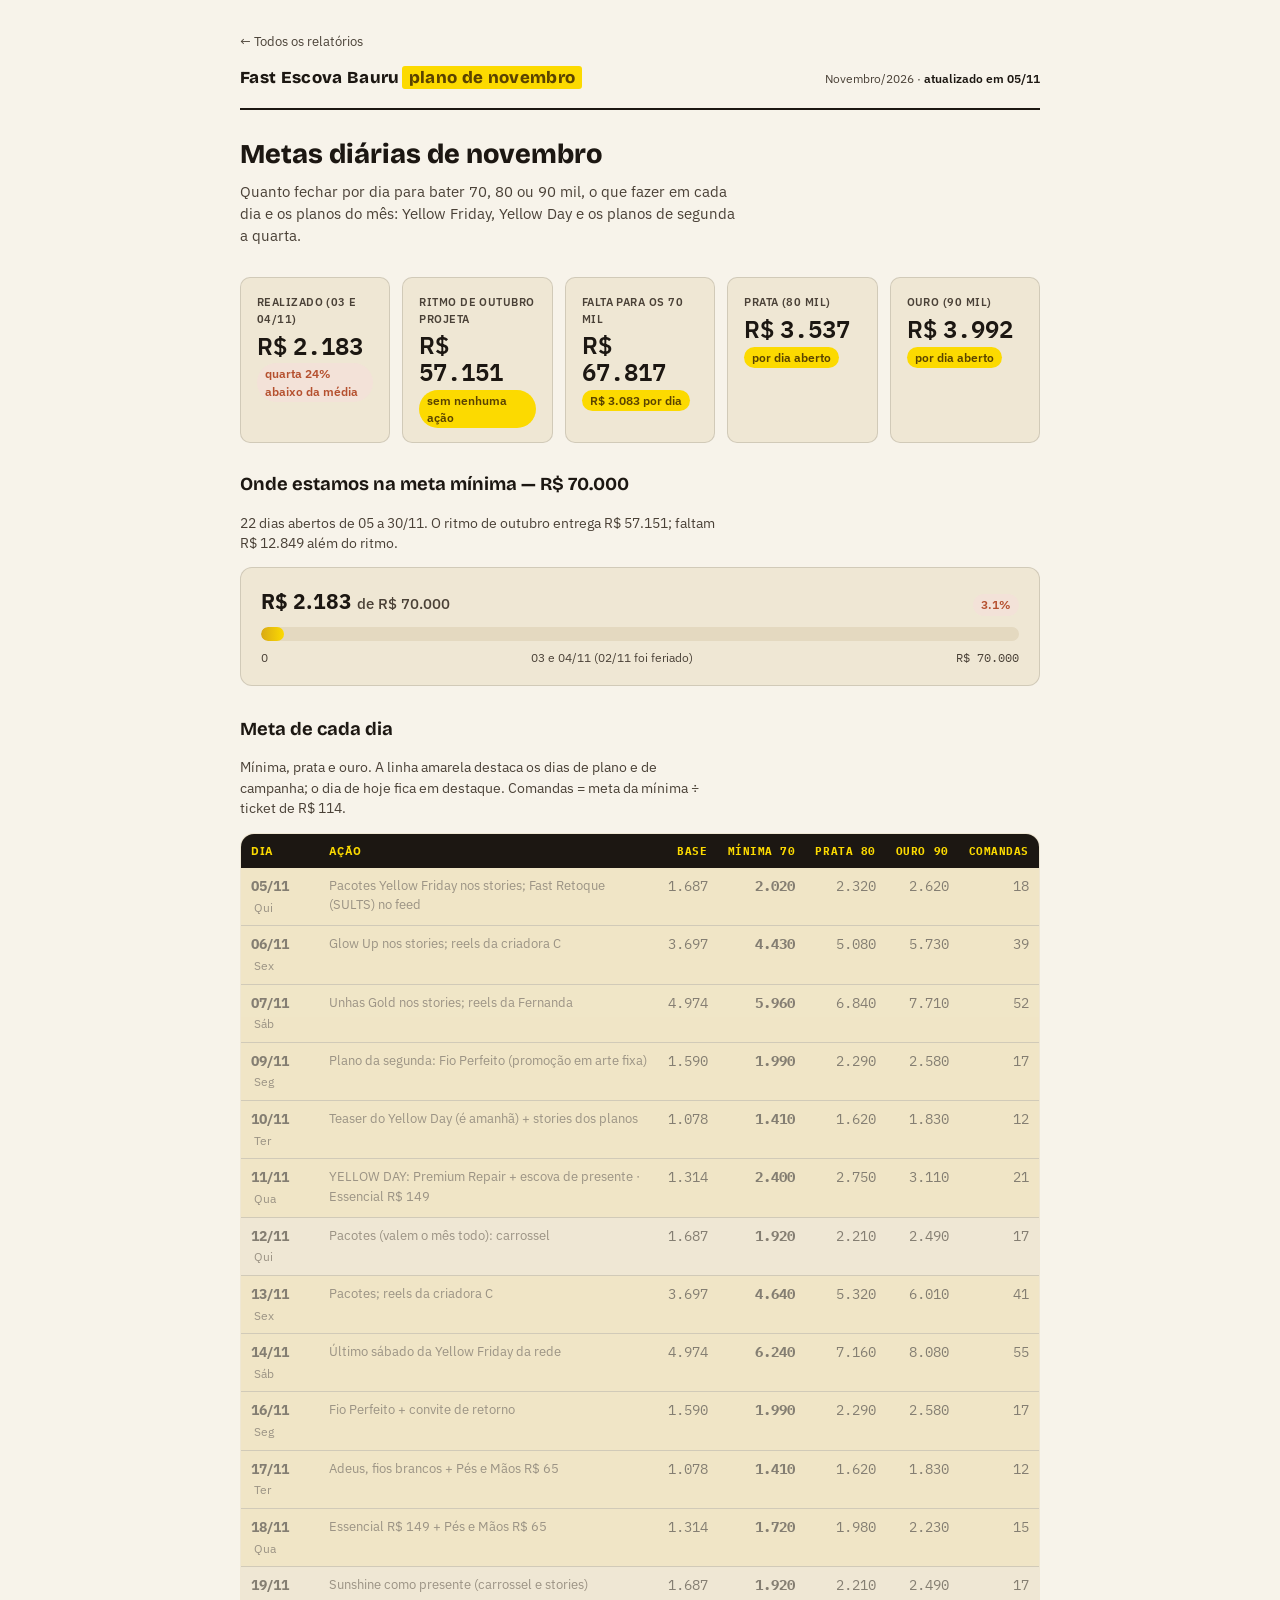
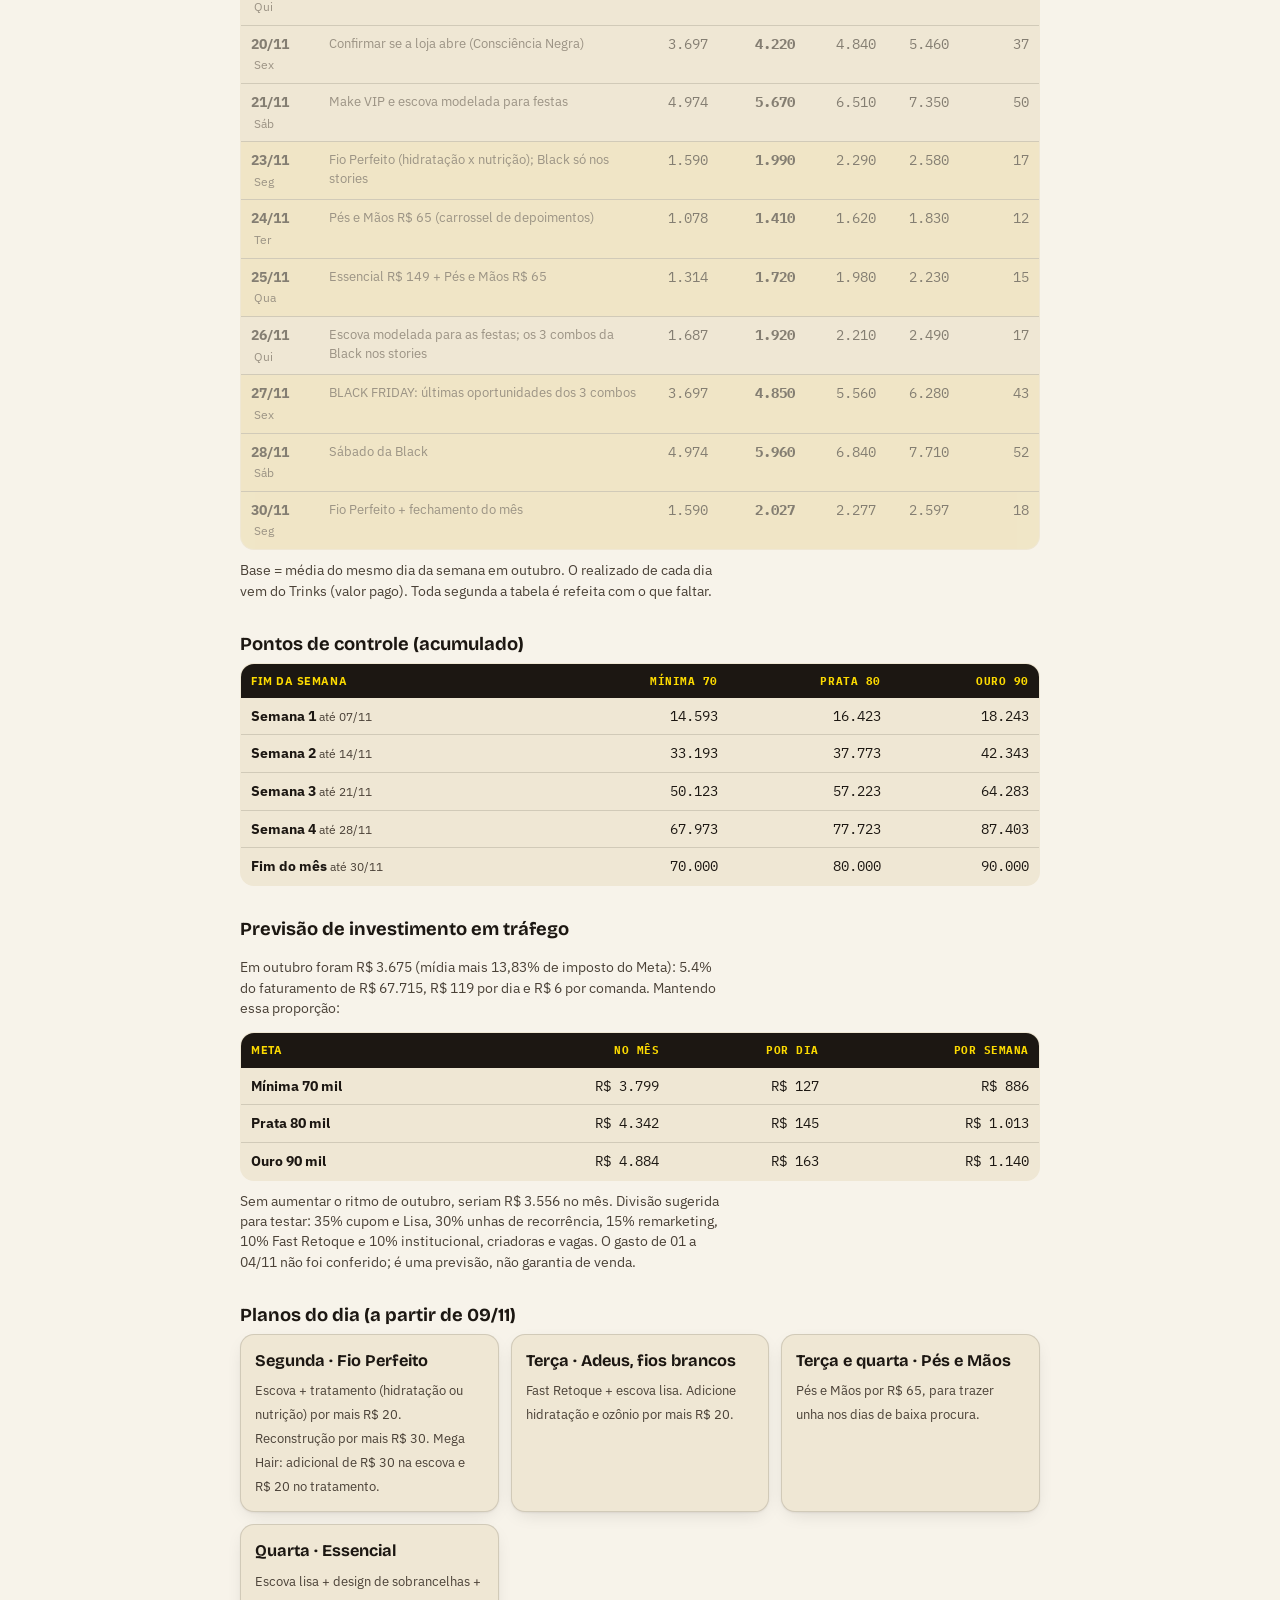
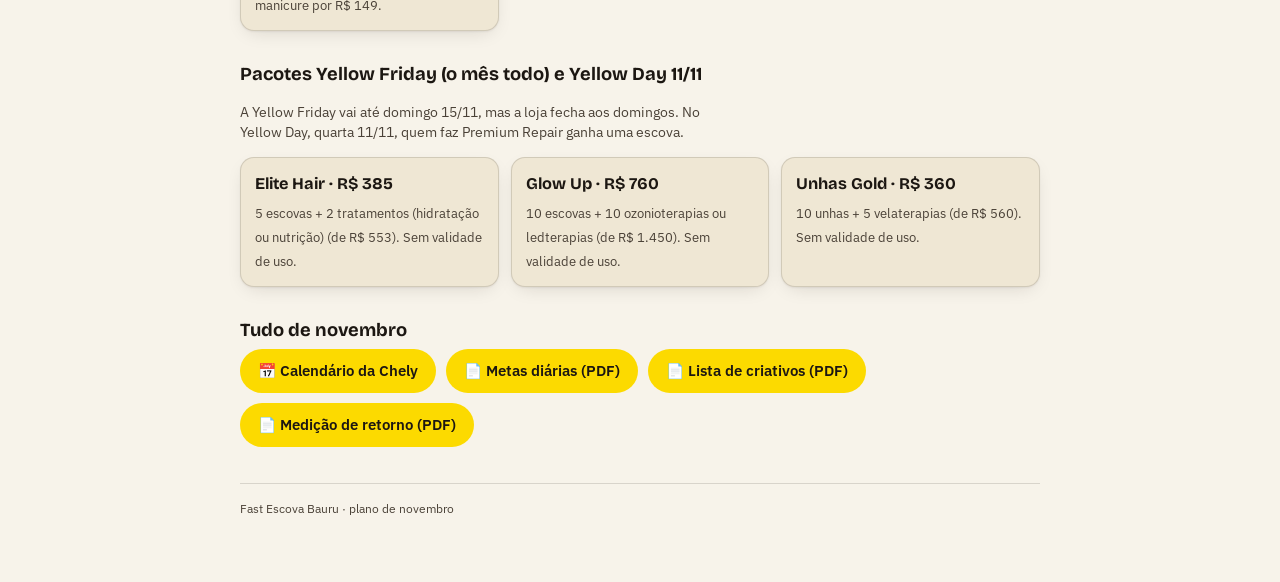
<file: novembro.html>
<!doctype html>
<html lang="pt-BR">
<head>
<meta charset="utf-8">
<meta name="viewport" content="width=device-width, initial-scale=1">
<meta name="robots" content="noindex,nofollow">
<title>Metas de novembro · Fast Escova Bauru</title>
<link rel="preconnect" href="https://fonts.googleapis.com"><link rel="preconnect" href="https://fonts.gstatic.com" crossorigin>
<link href="https://fonts.googleapis.com/css2?family=Bricolage+Grotesque:opsz,wght@12..96,400..800&family=IBM+Plex+Sans:wght@400;500;600;700&family=IBM+Plex+Mono:wght@400;500;600&display=swap" rel="stylesheet">
<link rel="stylesheet" href="style.css">
<style>
.nov-table{width:100%;border-collapse:collapse;font-size:.86rem;background:var(--surface-2);border:1px solid var(--line);border-radius:14px;overflow:hidden}
.nov-table th{background:var(--ink);color:var(--gold-bright);text-align:left;padding:9px 10px;font-size:.68rem;letter-spacing:.05em;text-transform:uppercase;white-space:nowrap}
.nov-table th.num,.nov-table td.num{text-align:right;white-space:nowrap}
.nov-table td{padding:8px 10px;border-bottom:1px solid var(--line);vertical-align:top}
.nov-table td.dd span{color:var(--text-soft);font-size:.74rem;margin-left:3px}
.nov-table td.ac{font-size:.8rem;color:var(--text-soft)}
.nov-table tr.dia-acao td{background:rgba(252,218,0,.13)}
.nov-table tr.hoje td{outline:0;background:var(--gold-bright);color:#1C1712}
.nov-table tr.hoje td.ac{color:#1C1712}
.nov-table tr.passou td{opacity:.5}
.nov-table td.g1{font-weight:700}
.sm{font-size:.76rem;color:var(--text-soft);font-weight:400}
.scroll-x{overflow-x:auto;-webkit-overflow-scrolling:touch}
.plano-grid{display:grid;grid-template-columns:repeat(auto-fit,minmax(230px,1fr));gap:12px}
.plano{background:var(--surface-2);border:1px solid var(--line);border-radius:14px;padding:14px;box-shadow:var(--shadow)}
.plano b{display:block;font-family:'Bricolage Grotesque',sans-serif;font-size:1.02rem;margin-bottom:4px}
.plano span{font-size:.84rem;color:var(--text-soft)}
.linkbtns{display:flex;flex-wrap:wrap;gap:10px}
a.lb{display:inline-block;background:var(--gold-bright);color:#1C1712;font-weight:600;text-decoration:none;padding:11px 18px;border-radius:999px;font-size:.92rem}
a.lb.alt{background:var(--surface-2);color:var(--text);border:1px solid var(--line)}
</style>
</head>
<body>
<div class="page">
  <a class="back-link" href="index.html">← Todos os relatórios</a>
  <div class="masthead">
    <div class="brand">Fast Escova Bauru<span>plano de novembro</span></div>
    <div class="meta">Novembro/2026 · <b>atualizado em 05/11</b></div>
  </div>
  <div class="hero"><h1>Metas diárias de novembro</h1>
  <p>Quanto fechar por dia para bater 70, 80 ou 90 mil, o que fazer em cada dia e os planos do mês: Yellow Friday, Yellow Day e os planos de segunda a quarta.</p></div>

  <div class="kpis kpis-5">
    <div class="kpi"><div class="label">Realizado (03 e 04/11)</div><div class="value">R$ <span class="num">2.183</span></div><span class="pill warn">quarta 24% abaixo da média</span></div>
    <div class="kpi"><div class="label">Ritmo de outubro projeta</div><div class="value">R$ <span class="num">57.151</span></div><span class="pill gold">sem nenhuma ação</span></div>
    <div class="kpi"><div class="label">Falta para os 70 mil</div><div class="value">R$ <span class="num">67.817</span></div><span class="pill gold">R$ 3.083 por dia</span></div>
    <div class="kpi"><div class="label">Prata (80 mil)</div><div class="value">R$ <span class="num">3.537</span></div><span class="pill gold">por dia aberto</span></div>
    <div class="kpi"><div class="label">Ouro (90 mil)</div><div class="value">R$ <span class="num">3.992</span></div><span class="pill gold">por dia aberto</span></div>
  </div>

  <section>
    <h2>Onde estamos na meta mínima — R$ 70.000</h2>
    <p class="dek">22 dias abertos de 05 a 30/11. O ritmo de outubro entrega R$ 57.151; faltam R$ 12.849 além do ritmo.</p>
    <div class="meta-box">
      <div class="meta-top"><div class="amt">R$ 2.183 <span class="of">de R$ 70.000</span></div><span class="pill warn">3.1%</span></div>
      <div class="meta-track"><div class="meta-fill" style="width:3.1%"></div></div>
      <div class="meta-legend"><span>0</span><span>03 e 04/11 (02/11 foi feriado)</span><span class="num">R$ 70.000</span></div>
    </div>
  </section>

  <section>
    <h2>Meta de cada dia</h2>
    <p class="dek">Mínima, prata e ouro. A linha amarela destaca os dias de plano e de campanha; o dia de hoje fica em destaque. Comandas = meta da mínima ÷ ticket de R$ 114.</p>
    <div class="scroll-x"><table class="nov-table"><thead><tr><th>Dia</th><th>Ação</th><th class="num">Base</th><th class="num">Mínima 70</th><th class="num">Prata 80</th><th class="num">Ouro 90</th><th class="num">Comandas</th></tr></thead><tbody><tr data-date="2026-11-05" class="dia-acao"><td class="dd"><b>05/11</b> <span>Qui</span></td><td class="ac">Pacotes Yellow Friday nos stories; Fast Retoque (SULTS) no feed</td><td class="num">1.687</td><td class="num g1">2.020</td><td class="num g2">2.320</td><td class="num g3">2.620</td><td class="num">18</td></tr><tr data-date="2026-11-06" class="dia-acao"><td class="dd"><b>06/11</b> <span>Sex</span></td><td class="ac">Glow Up nos stories; reels da criadora C</td><td class="num">3.697</td><td class="num g1">4.430</td><td class="num g2">5.080</td><td class="num g3">5.730</td><td class="num">39</td></tr><tr data-date="2026-11-07" class="dia-acao"><td class="dd"><b>07/11</b> <span>Sáb</span></td><td class="ac">Unhas Gold nos stories; reels da Fernanda</td><td class="num">4.974</td><td class="num g1">5.960</td><td class="num g2">6.840</td><td class="num g3">7.710</td><td class="num">52</td></tr><tr data-date="2026-11-09" class="dia-acao"><td class="dd"><b>09/11</b> <span>Seg</span></td><td class="ac">Plano da segunda: Fio Perfeito (promoção em arte fixa)</td><td class="num">1.590</td><td class="num g1">1.990</td><td class="num g2">2.290</td><td class="num g3">2.580</td><td class="num">17</td></tr><tr data-date="2026-11-10" class="dia-acao"><td class="dd"><b>10/11</b> <span>Ter</span></td><td class="ac">Teaser do Yellow Day (é amanhã) + stories dos planos</td><td class="num">1.078</td><td class="num g1">1.410</td><td class="num g2">1.620</td><td class="num g3">1.830</td><td class="num">12</td></tr><tr data-date="2026-11-11" class="dia-acao"><td class="dd"><b>11/11</b> <span>Qua</span></td><td class="ac">YELLOW DAY: Premium Repair + escova de presente · Essencial R$ 149</td><td class="num">1.314</td><td class="num g1">2.400</td><td class="num g2">2.750</td><td class="num g3">3.110</td><td class="num">21</td></tr><tr data-date="2026-11-12"><td class="dd"><b>12/11</b> <span>Qui</span></td><td class="ac">Pacotes (valem o mês todo): carrossel</td><td class="num">1.687</td><td class="num g1">1.920</td><td class="num g2">2.210</td><td class="num g3">2.490</td><td class="num">17</td></tr><tr data-date="2026-11-13" class="dia-acao"><td class="dd"><b>13/11</b> <span>Sex</span></td><td class="ac">Pacotes; reels da criadora C</td><td class="num">3.697</td><td class="num g1">4.640</td><td class="num g2">5.320</td><td class="num g3">6.010</td><td class="num">41</td></tr><tr data-date="2026-11-14" class="dia-acao"><td class="dd"><b>14/11</b> <span>Sáb</span></td><td class="ac">Último sábado da Yellow Friday da rede</td><td class="num">4.974</td><td class="num g1">6.240</td><td class="num g2">7.160</td><td class="num g3">8.080</td><td class="num">55</td></tr><tr data-date="2026-11-16" class="dia-acao"><td class="dd"><b>16/11</b> <span>Seg</span></td><td class="ac">Fio Perfeito + convite de retorno</td><td class="num">1.590</td><td class="num g1">1.990</td><td class="num g2">2.290</td><td class="num g3">2.580</td><td class="num">17</td></tr><tr data-date="2026-11-17" class="dia-acao"><td class="dd"><b>17/11</b> <span>Ter</span></td><td class="ac">Adeus, fios brancos + Pés e Mãos R$ 65</td><td class="num">1.078</td><td class="num g1">1.410</td><td class="num g2">1.620</td><td class="num g3">1.830</td><td class="num">12</td></tr><tr data-date="2026-11-18" class="dia-acao"><td class="dd"><b>18/11</b> <span>Qua</span></td><td class="ac">Essencial R$ 149 + Pés e Mãos R$ 65</td><td class="num">1.314</td><td class="num g1">1.720</td><td class="num g2">1.980</td><td class="num g3">2.230</td><td class="num">15</td></tr><tr data-date="2026-11-19"><td class="dd"><b>19/11</b> <span>Qui</span></td><td class="ac">Sunshine como presente (carrossel e stories)</td><td class="num">1.687</td><td class="num g1">1.920</td><td class="num g2">2.210</td><td class="num g3">2.490</td><td class="num">17</td></tr><tr data-date="2026-11-20"><td class="dd"><b>20/11</b> <span>Sex</span></td><td class="ac">Confirmar se a loja abre (Consciência Negra)</td><td class="num">3.697</td><td class="num g1">4.220</td><td class="num g2">4.840</td><td class="num g3">5.460</td><td class="num">37</td></tr><tr data-date="2026-11-21"><td class="dd"><b>21/11</b> <span>Sáb</span></td><td class="ac">Make VIP e escova modelada para festas</td><td class="num">4.974</td><td class="num g1">5.670</td><td class="num g2">6.510</td><td class="num g3">7.350</td><td class="num">50</td></tr><tr data-date="2026-11-23" class="dia-acao"><td class="dd"><b>23/11</b> <span>Seg</span></td><td class="ac">Fio Perfeito (hidratação x nutrição); Black só nos stories</td><td class="num">1.590</td><td class="num g1">1.990</td><td class="num g2">2.290</td><td class="num g3">2.580</td><td class="num">17</td></tr><tr data-date="2026-11-24" class="dia-acao"><td class="dd"><b>24/11</b> <span>Ter</span></td><td class="ac">Pés e Mãos R$ 65 (carrossel de depoimentos)</td><td class="num">1.078</td><td class="num g1">1.410</td><td class="num g2">1.620</td><td class="num g3">1.830</td><td class="num">12</td></tr><tr data-date="2026-11-25" class="dia-acao"><td class="dd"><b>25/11</b> <span>Qua</span></td><td class="ac">Essencial R$ 149 + Pés e Mãos R$ 65</td><td class="num">1.314</td><td class="num g1">1.720</td><td class="num g2">1.980</td><td class="num g3">2.230</td><td class="num">15</td></tr><tr data-date="2026-11-26"><td class="dd"><b>26/11</b> <span>Qui</span></td><td class="ac">Escova modelada para as festas; os 3 combos da Black nos stories</td><td class="num">1.687</td><td class="num g1">1.920</td><td class="num g2">2.210</td><td class="num g3">2.490</td><td class="num">17</td></tr><tr data-date="2026-11-27" class="dia-acao"><td class="dd"><b>27/11</b> <span>Sex</span></td><td class="ac">BLACK FRIDAY: últimas oportunidades dos 3 combos</td><td class="num">3.697</td><td class="num g1">4.850</td><td class="num g2">5.560</td><td class="num g3">6.280</td><td class="num">43</td></tr><tr data-date="2026-11-28" class="dia-acao"><td class="dd"><b>28/11</b> <span>Sáb</span></td><td class="ac">Sábado da Black</td><td class="num">4.974</td><td class="num g1">5.960</td><td class="num g2">6.840</td><td class="num g3">7.710</td><td class="num">52</td></tr><tr data-date="2026-11-30" class="dia-acao"><td class="dd"><b>30/11</b> <span>Seg</span></td><td class="ac">Fio Perfeito + fechamento do mês</td><td class="num">1.590</td><td class="num g1">2.027</td><td class="num g2">2.277</td><td class="num g3">2.597</td><td class="num">18</td></tr></tbody></table></div>
    <p class="dek" style="margin-top:10px">Base = média do mesmo dia da semana em outubro. O realizado de cada dia vem do Trinks (valor pago). Toda segunda a tabela é refeita com o que faltar.</p>
  </section>

  <section>
    <h2>Pontos de controle (acumulado)</h2>
    <div class="scroll-x"><table class="nov-table"><thead><tr><th>Fim da semana</th><th class="num">Mínima 70</th><th class="num">Prata 80</th><th class="num">Ouro 90</th></tr></thead><tbody><tr><td><b>Semana 1</b> <span class="sm">até 07/11</span></td><td class="num">14.593</td><td class="num">16.423</td><td class="num">18.243</td></tr><tr><td><b>Semana 2</b> <span class="sm">até 14/11</span></td><td class="num">33.193</td><td class="num">37.773</td><td class="num">42.343</td></tr><tr><td><b>Semana 3</b> <span class="sm">até 21/11</span></td><td class="num">50.123</td><td class="num">57.223</td><td class="num">64.283</td></tr><tr><td><b>Semana 4</b> <span class="sm">até 28/11</span></td><td class="num">67.973</td><td class="num">77.723</td><td class="num">87.403</td></tr><tr><td><b>Fim do mês</b> <span class="sm">até 30/11</span></td><td class="num">70.000</td><td class="num">80.000</td><td class="num">90.000</td></tr></tbody></table></div>
  </section>

  <section>
    <h2>Previsão de investimento em tráfego</h2>
    <p class="dek">Em outubro foram R$ 3.675 (mídia mais 13,83% de imposto do Meta): 5.4% do faturamento de R$ 67.715, R$ 119 por dia e R$ 6 por comanda. Mantendo essa proporção:</p>
    <div class="scroll-x"><table class="nov-table"><thead><tr><th>Meta</th><th class="num">No mês</th><th class="num">Por dia</th><th class="num">Por semana</th></tr></thead><tbody><tr><td><b>Mínima 70 mil</b></td><td class="num">R$ 3.799</td><td class="num">R$ 127</td><td class="num">R$ 886</td></tr><tr><td><b>Prata 80 mil</b></td><td class="num">R$ 4.342</td><td class="num">R$ 145</td><td class="num">R$ 1.013</td></tr><tr><td><b>Ouro 90 mil</b></td><td class="num">R$ 4.884</td><td class="num">R$ 163</td><td class="num">R$ 1.140</td></tr></tbody></table></div>
    <p class="dek" style="margin-top:10px">Sem aumentar o ritmo de outubro, seriam R$ 3.556 no mês. Divisão sugerida para testar: 35% cupom e Lisa, 30% unhas de recorrência, 15% remarketing, 10% Fast Retoque e 10% institucional, criadoras e vagas. O gasto de 01 a 04/11 não foi conferido; é uma previsão, não garantia de venda.</p>
  </section>

  <section>
    <h2>Planos do dia (a partir de 09/11)</h2>
    <div class="plano-grid"><div class="plano"><b>Segunda · Fio Perfeito</b><span>Escova + tratamento (hidratação ou nutrição) por mais R$ 20. Reconstrução por mais R$ 30. Mega Hair: adicional de R$ 30 na escova e R$ 20 no tratamento.</span></div><div class="plano"><b>Terça · Adeus, fios brancos</b><span>Fast Retoque + escova lisa. Adicione hidratação e ozônio por mais R$ 20.</span></div><div class="plano"><b>Terça e quarta · Pés e Mãos</b><span>Pés e Mãos por R$ 65, para trazer unha nos dias de baixa procura.</span></div><div class="plano"><b>Quarta · Essencial</b><span>Escova lisa + design de sobrancelhas + manicure por R$ 149.</span></div></div>
  </section>
  <section>
    <h2>Pacotes Yellow Friday (o mês todo) e Yellow Day 11/11</h2>
    <p class="dek">A Yellow Friday vai até domingo 15/11, mas a loja fecha aos domingos. No Yellow Day, quarta 11/11, quem faz Premium Repair ganha uma escova.</p>
    <div class="plano-grid"><div class="plano"><b>Elite Hair · R$ 385</b><span>5 escovas + 2 tratamentos (hidratação ou nutrição) (de R$ 553). Sem validade de uso.</span></div><div class="plano"><b>Glow Up · R$ 760</b><span>10 escovas + 10 ozonioterapias ou ledterapias (de R$ 1.450). Sem validade de uso.</span></div><div class="plano"><b>Unhas Gold · R$ 360</b><span>10 unhas + 5 velaterapias (de R$ 560). Sem validade de uso.</span></div></div>
  </section>

  <section>
    <h2>Tudo de novembro</h2>
    <div class="linkbtns"><a class="lb" href="https://fastescovabauru.github.io/calendario/2026-11.html" target="_blank" rel="noopener">📅 Calendário da Chely</a><a class="lb" href="novembro/metas-diarias-novembro.pdf" target="_blank" rel="noopener">📄 Metas diárias (PDF)</a><a class="lb" href="novembro/criativos-novembro.pdf" target="_blank" rel="noopener">📄 Lista de criativos (PDF)</a><a class="lb" href="novembro/medicao-retorno-planos.pdf" target="_blank" rel="noopener">📄 Medição de retorno (PDF)</a></div>
  </section>
  <footer style="margin-top:36px;font-size:.75rem;color:var(--text-soft);text-align:center">Fast Escova Bauru · plano de novembro</footer>
</div>
<script>
const iso = new Date(Date.now() - 3*3600e3).toISOString().slice(0,10);
document.querySelectorAll('.nov-table tr[data-date]').forEach(tr => {
  if (tr.dataset.date === iso) tr.classList.add('hoje');
  else if (tr.dataset.date < iso) tr.classList.add('passou');
});
</script>
</body></html>
</file>
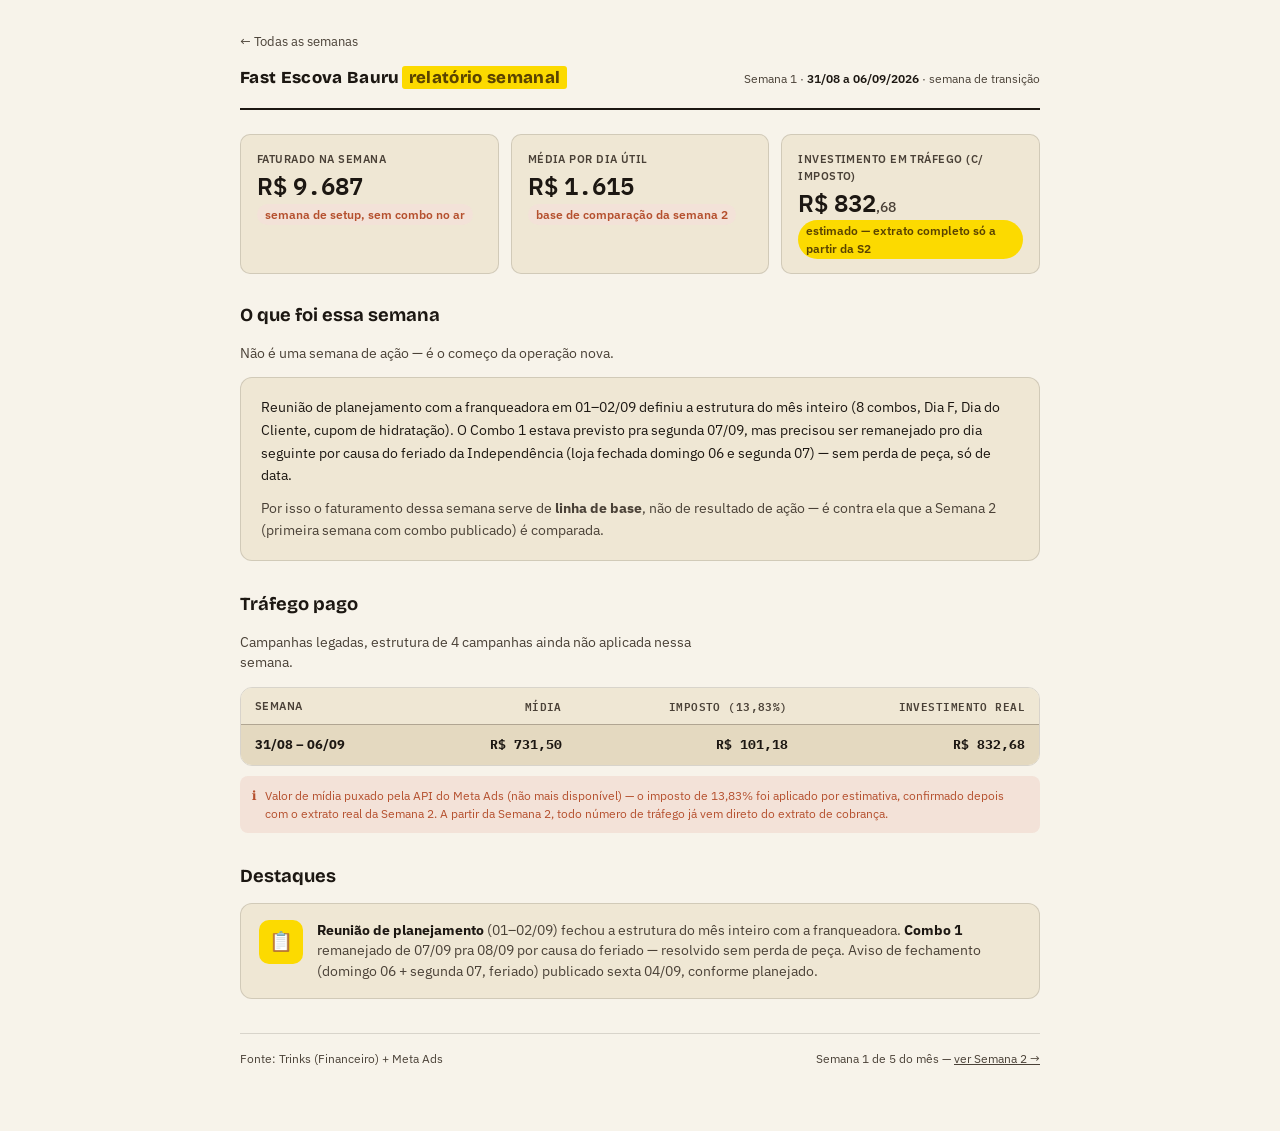
<file: semana-01.html>
<!doctype html>
<html lang="pt-BR">
<head>
<meta charset="utf-8">
<meta name="viewport" content="width=device-width, initial-scale=1">
<title>Semana 1 · Relatório Fast Escova Bauru</title>
<link rel="preconnect" href="https://fonts.googleapis.com">
<link rel="preconnect" href="https://fonts.gstatic.com" crossorigin>
<link href="https://fonts.googleapis.com/css2?family=Bricolage+Grotesque:opsz,wght@12..96,400..800&family=IBM+Plex+Sans:wght@400;500;600;700&family=IBM+Plex+Mono:wght@400;500;600&display=swap" rel="stylesheet">
<link rel="stylesheet" href="style.css">
</head>
<body>
<div class="page">

  <a class="back-link" href="index.html">← Todas as semanas</a>

  <div class="masthead">
    <div class="brand">Fast Escova Bauru<span>relatório semanal</span></div>
    <div class="meta">Semana 1 · <b>31/08 a 06/09/2026</b> · semana de transição</div>
  </div>

  <div class="kpis kpis-3">
    <div class="kpi">
      <div class="label">Faturado na semana</div>
      <div class="value">R$ <span class="num">9.687</span></div>
      <span class="pill warn">semana de setup, sem combo no ar</span>
    </div>
    <div class="kpi">
      <div class="label">Média por dia útil</div>
      <div class="value">R$ <span class="num">1.615</span></div>
      <span class="pill warn">base de comparação da semana 2</span>
    </div>
    <div class="kpi">
      <div class="label">Investimento em tráfego (c/ imposto)</div>
      <div class="value">R$ <span class="num">832</span><span class="unit">,68</span></div>
      <span class="pill gold">estimado — extrato completo só a partir da S2</span>
    </div>
  </div>

  <section>
    <h2>O que foi essa semana</h2>
    <p class="dek">Não é uma semana de ação — é o começo da operação nova.</p>
    <div class="compare">
      <p style="margin:0 0 10px; font-size:0.88rem; line-height:1.6;">Reunião de planejamento com a franqueadora em 01–02/09 definiu a estrutura do mês inteiro (8 combos, Dia F, Dia do Cliente, cupom de hidratação). O Combo 1 estava previsto pra segunda 07/09, mas precisou ser remanejado pro dia seguinte por causa do feriado da Independência (loja fechada domingo 06 e segunda 07) — sem perda de peça, só de data.</p>
      <p style="margin:0; font-size:0.88rem; line-height:1.6; color:var(--text-soft);">Por isso o faturamento dessa semana serve de <b>linha de base</b>, não de resultado de ação — é contra ela que a Semana 2 (primeira semana com combo publicado) é comparada.</p>
    </div>
  </section>

  <section>
    <h2>Tráfego pago</h2>
    <p class="dek">Campanhas legadas, estrutura de 4 campanhas ainda não aplicada nessa semana.</p>
    <div class="traf-wrap">
      <table class="traf">
        <thead>
          <tr><th>Semana</th><th class="num">Mídia</th><th class="num">Imposto (13,83%)</th><th class="num">Investimento real</th></tr>
        </thead>
        <tbody>
          <tr class="total"><td>31/08 – 06/09</td><td class="num">R$ 731,50</td><td class="num">R$ 101,18</td><td class="num">R$ 832,68</td></tr>
        </tbody>
      </table>
    </div>
    <div class="imposto-note">
      <span>ℹ</span>
      <span>Valor de mídia puxado pela API do Meta Ads (não mais disponível) — o imposto de 13,83% foi aplicado por estimativa, confirmado depois com o extrato real da Semana 2. A partir da Semana 2, todo número de tráfego já vem direto do extrato de cobrança.</span>
    </div>
  </section>

  <section style="margin-bottom:0">
    <h2 style="margin-bottom:12px">Destaques</h2>
    <div class="proxima">
      <div class="chip">📋</div>
      <p><strong>Reunião de planejamento</strong> (01–02/09) fechou a estrutura do mês inteiro com a franqueadora. <strong>Combo 1</strong> remanejado de 07/09 pra 08/09 por causa do feriado — resolvido sem perda de peça. Aviso de fechamento (domingo 06 + segunda 07, feriado) publicado sexta 04/09, conforme planejado.</p>
    </div>
  </section>

  <footer>
    <span>Fonte: Trinks (Financeiro) + Meta Ads</span>
    <span>Semana 1 de 5 do mês — <a href="semana-02.html" style="color:inherit">ver Semana 2 →</a></span>
  </footer>

</div>
</body>
</html>
</file>
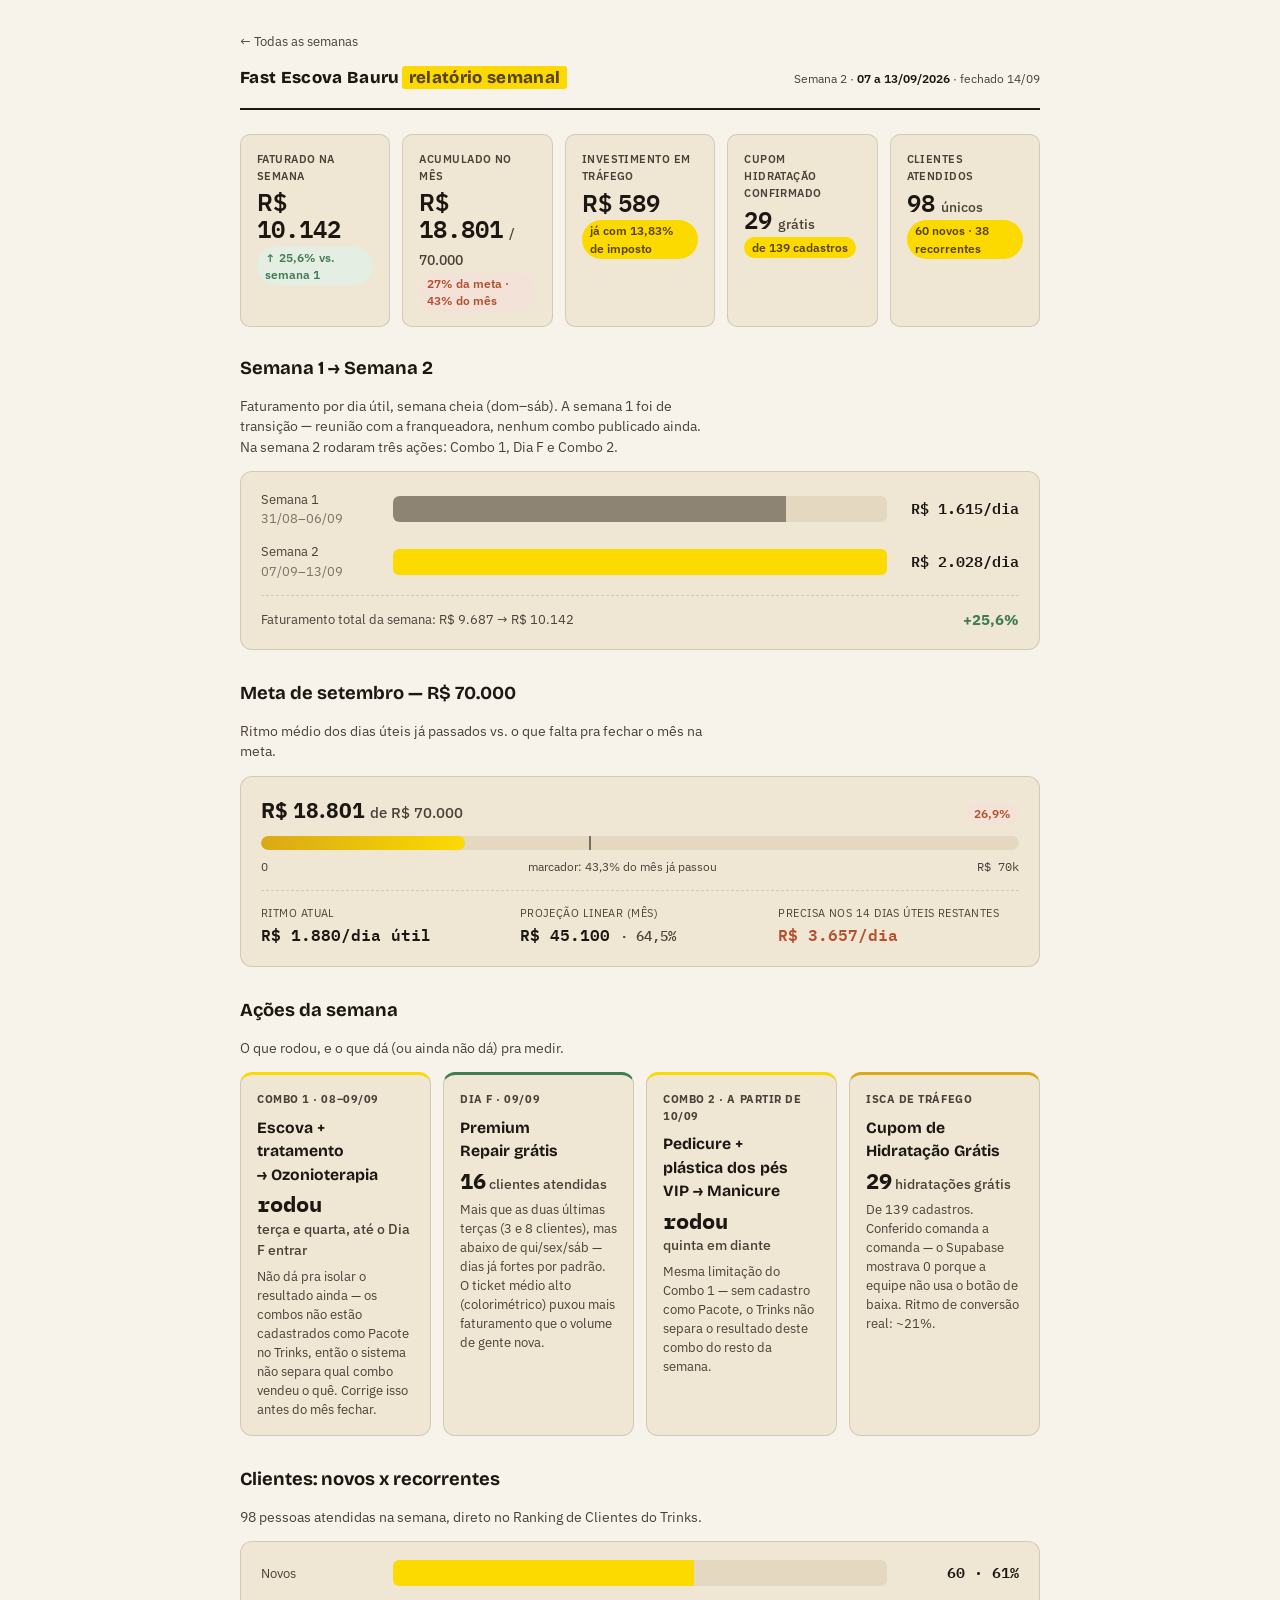
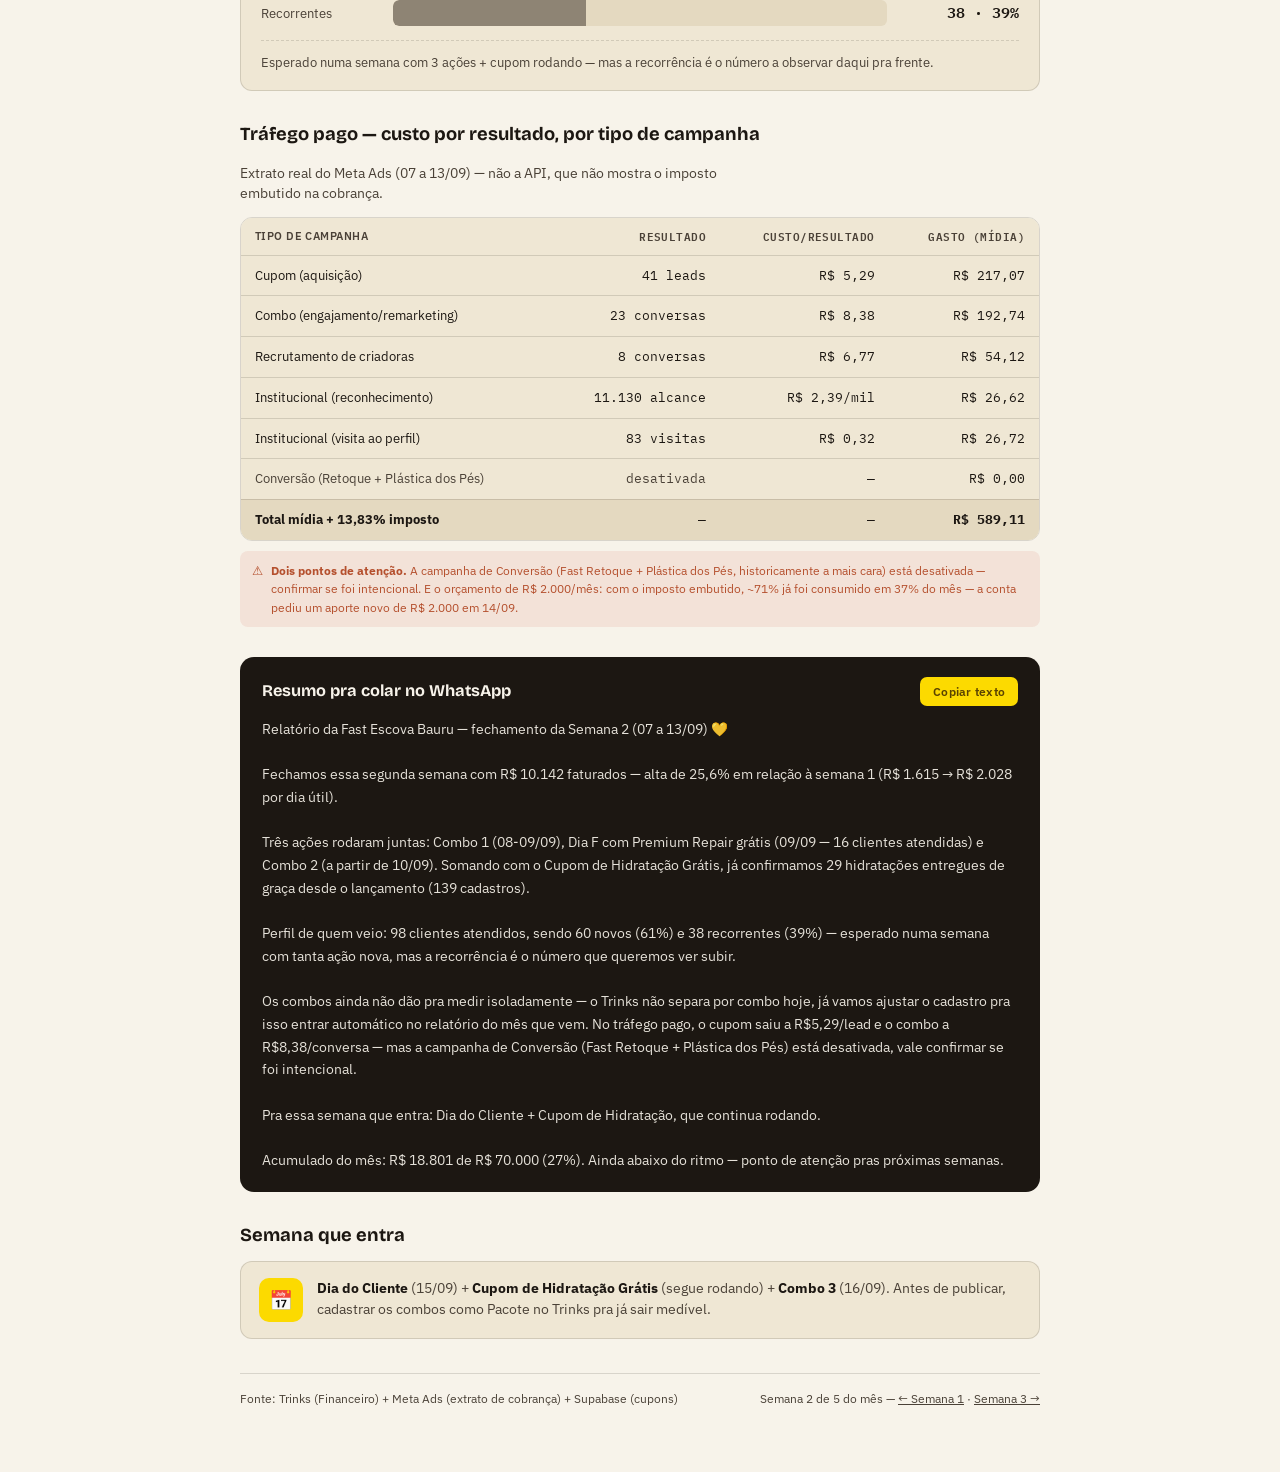
<file: semana-02.html>
<!doctype html>
<html lang="pt-BR">
<head>
<meta charset="utf-8">
<meta name="viewport" content="width=device-width, initial-scale=1">
<title>Semana 2 · Relatório Fast Escova Bauru</title>
<link rel="preconnect" href="https://fonts.googleapis.com">
<link rel="preconnect" href="https://fonts.gstatic.com" crossorigin>
<link href="https://fonts.googleapis.com/css2?family=Bricolage+Grotesque:opsz,wght@12..96,400..800&family=IBM+Plex+Sans:wght@400;500;600;700&family=IBM+Plex+Mono:wght@400;500;600&display=swap" rel="stylesheet">
<link rel="stylesheet" href="style.css">
</head>
<body>
<div class="page">

  <a class="back-link" href="index.html">← Todas as semanas</a>

  <div class="masthead">
    <div class="brand">Fast Escova Bauru<span>relatório semanal</span></div>
    <div class="meta">Semana 2 · <b>07 a 13/09/2026</b> · fechado 14/09</div>
  </div>

  <div class="kpis kpis-5">
    <div class="kpi">
      <div class="label">Faturado na semana</div>
      <div class="value">R$ <span class="num">10.142</span></div>
      <span class="pill good">↑ 25,6% vs. semana 1</span>
    </div>
    <div class="kpi">
      <div class="label">Acumulado no mês</div>
      <div class="value">R$ <span class="num">18.801</span> <span class="unit">/ 70.000</span></div>
      <span class="pill warn">27% da meta · 43% do mês</span>
    </div>
    <div class="kpi">
      <div class="label">Investimento em tráfego</div>
      <div class="value">R$ <span class="num">589</span></div>
      <span class="pill gold">já com 13,83% de imposto</span>
    </div>
    <div class="kpi">
      <div class="label">Cupom hidratação confirmado</div>
      <div class="value"><span class="num">29</span> <span class="unit">grátis</span></div>
      <span class="pill gold">de 139 cadastros</span>
    </div>
    <div class="kpi">
      <div class="label">Clientes atendidos</div>
      <div class="value"><span class="num">98</span> <span class="unit">únicos</span></div>
      <span class="pill gold">60 novos · 38 recorrentes</span>
    </div>
  </div>

  <section>
    <h2>Semana 1 → Semana 2</h2>
    <p class="dek">Faturamento por dia útil, semana cheia (dom–sáb). A semana 1 foi de transição — reunião com a franqueadora, nenhum combo publicado ainda. Na semana 2 rodaram três ações: Combo 1, Dia F e Combo 2.</p>
    <div class="compare">
      <div class="bar-row">
        <div class="bar-label">Semana 1<br><span style="opacity:.7">31/08–06/09</span></div>
        <div class="bar-track"><div class="bar-fill s1" style="width:79.6%"></div></div>
        <div class="bar-value num">R$ 1.615/dia</div>
      </div>
      <div class="bar-row">
        <div class="bar-label">Semana 2<br><span style="opacity:.7">07/09–13/09</span></div>
        <div class="bar-track"><div class="bar-fill s2" style="width:100%"></div></div>
        <div class="bar-value num">R$ 2.028/dia</div>
      </div>
      <div class="compare-foot">
        <span>Faturamento total da semana: R$ 9.687 → R$ 10.142</span>
        <span class="delta">+25,6%</span>
      </div>
    </div>
  </section>

  <section>
    <h2>Meta de setembro — R$ 70.000</h2>
    <p class="dek">Ritmo médio dos dias úteis já passados vs. o que falta pra fechar o mês na meta.</p>
    <div class="meta-box">
      <div class="meta-top">
        <div class="amt">R$ 18.801 <span class="of">de R$ 70.000</span></div>
        <span class="pill warn">26,9%</span>
      </div>
      <div class="meta-track">
        <div class="meta-fill" style="width:26.9%"></div>
        <div class="meta-marker" style="left:43.3%" title="43,3% do mês decorrido"></div>
      </div>
      <div class="meta-legend">
        <span>0</span>
        <span>marcador: 43,3% do mês já passou</span>
        <span class="num">R$ 70k</span>
      </div>
      <div class="meta-proj">
        <div class="item">
          <div class="k">Ritmo atual</div>
          <div class="v num">R$ 1.880/dia útil</div>
        </div>
        <div class="item">
          <div class="k">Projeção linear (mês)</div>
          <div class="v num">R$ 45.100 <span style="color:var(--text-soft); font-weight:500; font-size:0.85rem">· 64,5%</span></div>
        </div>
        <div class="item">
          <div class="k">Precisa nos 14 dias úteis restantes</div>
          <div class="v num" style="color:var(--warn)">R$ 3.657/dia</div>
        </div>
      </div>
    </div>
  </section>

  <section>
    <h2>Ações da semana</h2>
    <p class="dek">O que rodou, e o que dá (ou ainda não dá) pra medir.</p>
    <div class="acoes">
      <div class="acao-card" style="--stripe:var(--gold-bright)">
        <span class="tag">Combo 1 · 08–09/09</span>
        <h3>Escova + tratamento → Ozonioterapia</h3>
        <div class="headline">rodou<br><span class="small">terça e quarta, até o Dia F entrar</span></div>
        <p>Não dá pra isolar o resultado ainda — os combos não estão cadastrados como Pacote no Trinks, então o sistema não separa qual combo vendeu o quê. Corrige isso antes do mês fechar.</p>
      </div>
      <div class="acao-card" style="--stripe:var(--good)">
        <span class="tag">Dia F · 09/09</span>
        <h3>Premium Repair grátis</h3>
        <div class="headline"><span class="num">16</span><span class="small"> clientes atendidas</span></div>
        <p>Mais que as duas últimas terças (3 e 8 clientes), mas abaixo de qui/sex/sáb — dias já fortes por padrão. O ticket médio alto (colorimétrico) puxou mais faturamento que o volume de gente nova.</p>
      </div>
      <div class="acao-card" style="--stripe:var(--gold-bright)">
        <span class="tag">Combo 2 · a partir de 10/09</span>
        <h3>Pedicure + plástica dos pés VIP → Manicure</h3>
        <div class="headline">rodou<br><span class="small">quinta em diante</span></div>
        <p>Mesma limitação do Combo 1 — sem cadastro como Pacote, o Trinks não separa o resultado deste combo do resto da semana.</p>
      </div>
      <div class="acao-card" style="--stripe:var(--gold)">
        <span class="tag">Isca de tráfego</span>
        <h3>Cupom de Hidratação Grátis</h3>
        <div class="headline"><span class="num">29</span><span class="small"> hidratações grátis</span></div>
        <p>De 139 cadastros. Conferido comanda a comanda — o Supabase mostrava 0 porque a equipe não usa o botão de baixa. Ritmo de conversão real: ~21%.</p>
      </div>
    </div>
  </section>

  <section>
    <h2>Clientes: novos x recorrentes</h2>
    <p class="dek">98 pessoas atendidas na semana, direto no Ranking de Clientes do Trinks.</p>
    <div class="compare">
      <div class="bar-row">
        <div class="bar-label">Novos</div>
        <div class="bar-track"><div class="bar-fill s2" style="width:61%"></div></div>
        <div class="bar-value num">60 · 61%</div>
      </div>
      <div class="bar-row">
        <div class="bar-label">Recorrentes</div>
        <div class="bar-track"><div class="bar-fill s1" style="width:39%"></div></div>
        <div class="bar-value num">38 · 39%</div>
      </div>
      <div class="compare-foot">
        <span>Esperado numa semana com 3 ações + cupom rodando — mas a recorrência é o número a observar daqui pra frente.</span>
      </div>
    </div>
  </section>

  <section>
    <h2>Tráfego pago — custo por resultado, por tipo de campanha</h2>
    <p class="dek">Extrato real do Meta Ads (07 a 13/09) — não a API, que não mostra o imposto embutido na cobrança.</p>
    <div class="traf-wrap">
      <table class="traf">
        <thead>
          <tr><th>Tipo de campanha</th><th class="num">Resultado</th><th class="num">Custo/resultado</th><th class="num">Gasto (mídia)</th></tr>
        </thead>
        <tbody>
          <tr><td>Cupom (aquisição)</td><td class="num">41 leads</td><td class="num">R$ 5,29</td><td class="num">R$ 217,07</td></tr>
          <tr><td>Combo (engajamento/remarketing)</td><td class="num">23 conversas</td><td class="num">R$ 8,38</td><td class="num">R$ 192,74</td></tr>
          <tr><td>Recrutamento de criadoras</td><td class="num">8 conversas</td><td class="num">R$ 6,77</td><td class="num">R$ 54,12</td></tr>
          <tr><td>Institucional (reconhecimento)</td><td class="num">11.130 alcance</td><td class="num">R$ 2,39/mil</td><td class="num">R$ 26,62</td></tr>
          <tr><td>Institucional (visita ao perfil)</td><td class="num">83 visitas</td><td class="num">R$ 0,32</td><td class="num">R$ 26,72</td></tr>
          <tr><td style="color:var(--text-soft)">Conversão (Retoque + Plástica dos Pés)</td><td class="num" style="color:var(--text-soft)">desativada</td><td class="num">—</td><td class="num">R$ 0,00</td></tr>
          <tr class="total"><td>Total mídia + 13,83% imposto</td><td class="num">—</td><td class="num">—</td><td class="num">R$ 589,11</td></tr>
        </tbody>
      </table>
    </div>
    <div class="imposto-note">
      <span>⚠</span>
      <span><b>Dois pontos de atenção.</b> A campanha de Conversão (Fast Retoque + Plástica dos Pés, historicamente a mais cara) está desativada — confirmar se foi intencional. E o orçamento de R$ 2.000/mês: com o imposto embutido, ~71% já foi consumido em 37% do mês — a conta pediu um aporte novo de R$ 2.000 em 14/09.</span>
    </div>
  </section>

  <section>
    <div class="wa-block">
      <div class="wa-head">
        <h2>Resumo pra colar no WhatsApp</h2>
        <button class="copy-btn" id="copyBtn" onclick="copyResumo()">Copiar texto</button>
      </div>
      <div class="wa-body" id="resumoText">Relatório da Fast Escova Bauru — fechamento da Semana 2 (07 a 13/09) 💛

Fechamos essa segunda semana com R$ 10.142 faturados — alta de 25,6% em relação à semana 1 (R$ 1.615 → R$ 2.028 por dia útil).

Três ações rodaram juntas: Combo 1 (08-09/09), Dia F com Premium Repair grátis (09/09 — 16 clientes atendidas) e Combo 2 (a partir de 10/09). Somando com o Cupom de Hidratação Grátis, já confirmamos 29 hidratações entregues de graça desde o lançamento (139 cadastros).

Perfil de quem veio: 98 clientes atendidos, sendo 60 novos (61%) e 38 recorrentes (39%) — esperado numa semana com tanta ação nova, mas a recorrência é o número que queremos ver subir.

Os combos ainda não dão pra medir isoladamente — o Trinks não separa por combo hoje, já vamos ajustar o cadastro pra isso entrar automático no relatório do mês que vem. No tráfego pago, o cupom saiu a R$5,29/lead e o combo a R$8,38/conversa — mas a campanha de Conversão (Fast Retoque + Plástica dos Pés) está desativada, vale confirmar se foi intencional.

Pra essa semana que entra: Dia do Cliente + Cupom de Hidratação, que continua rodando.

Acumulado do mês: R$ 18.801 de R$ 70.000 (27%). Ainda abaixo do ritmo — ponto de atenção pras próximas semanas.</div>
    </div>
  </section>

  <section style="margin-bottom:0">
    <h2 style="margin-bottom:12px">Semana que entra</h2>
    <div class="proxima">
      <div class="chip">📅</div>
      <p><strong>Dia do Cliente</strong> (15/09) + <strong>Cupom de Hidratação Grátis</strong> (segue rodando) + <strong>Combo 3</strong> (16/09). Antes de publicar, cadastrar os combos como Pacote no Trinks pra já sair medível.</p>
    </div>
  </section>

  <footer>
    <span>Fonte: Trinks (Financeiro) + Meta Ads (extrato de cobrança) + Supabase (cupons)</span>
    <span>Semana 2 de 5 do mês — <a href="semana-01.html" style="color:inherit">← Semana 1</a> · <a href="semana-03.html" style="color:inherit">Semana 3 →</a></span>
  </footer>

</div>

<script>
function copyResumo(){
  const text = document.getElementById('resumoText').innerText;
  const btn = document.getElementById('copyBtn');
  navigator.clipboard.writeText(text).then(()=>{
    const original = btn.textContent;
    btn.textContent = 'Copiado ✓';
    setTimeout(()=>{ btn.textContent = original; }, 1800);
  }).catch(()=>{
    btn.textContent = 'Selecione o texto acima';
    setTimeout(()=>{ btn.textContent = 'Copiar texto'; }, 1800);
  });
}
</script>
</body>
</html>
</file>
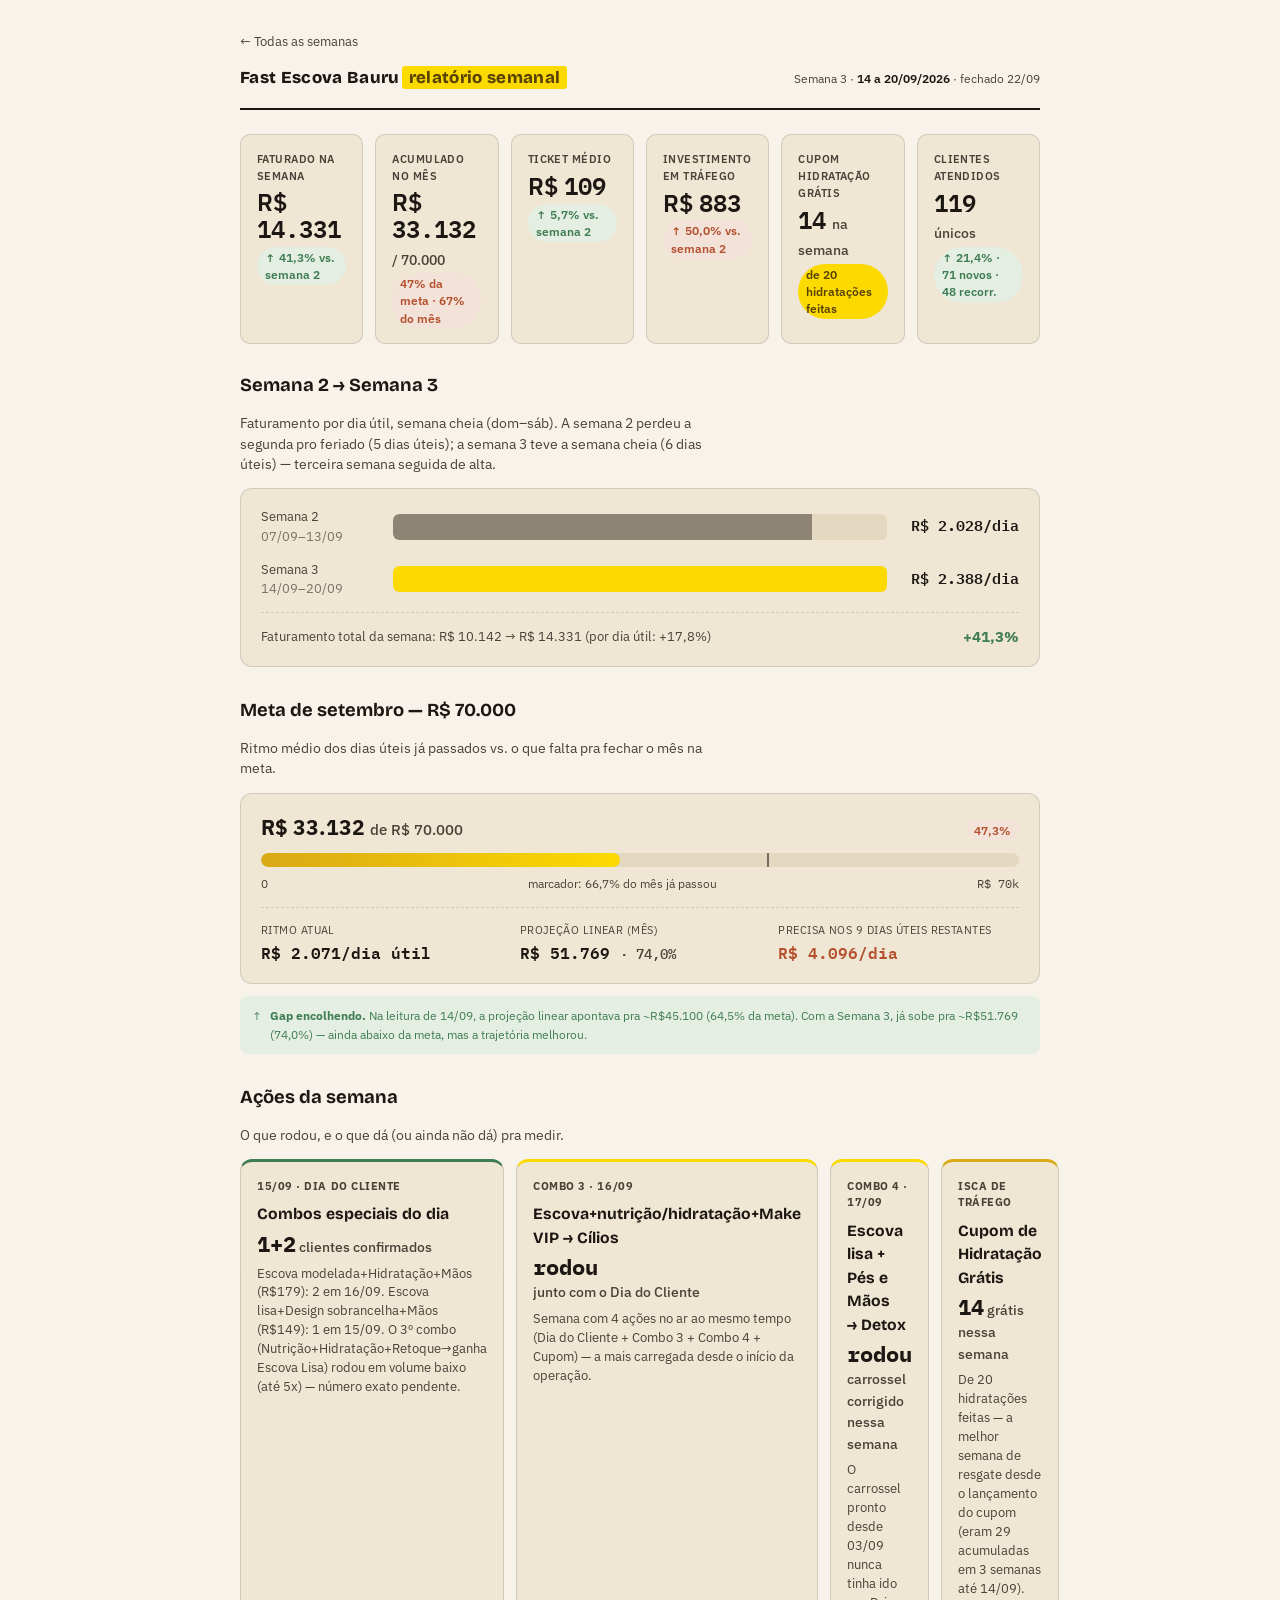
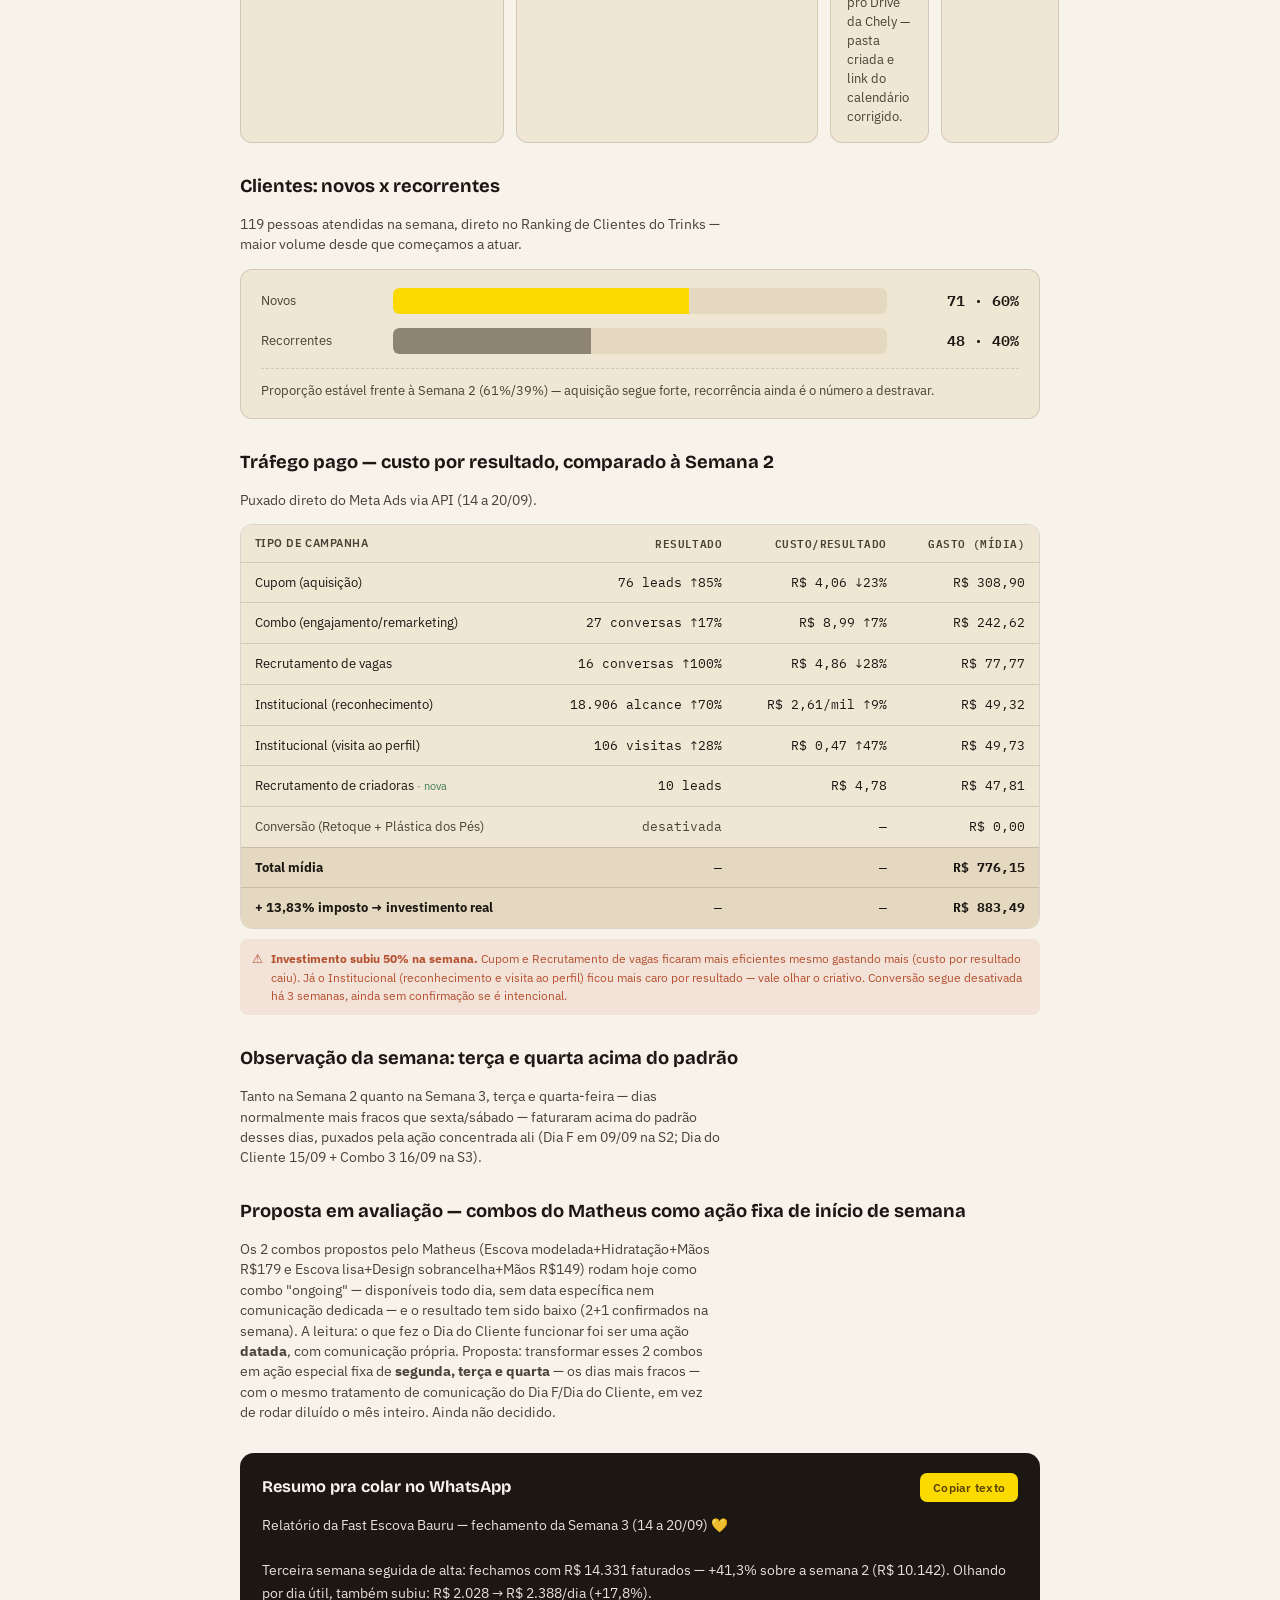
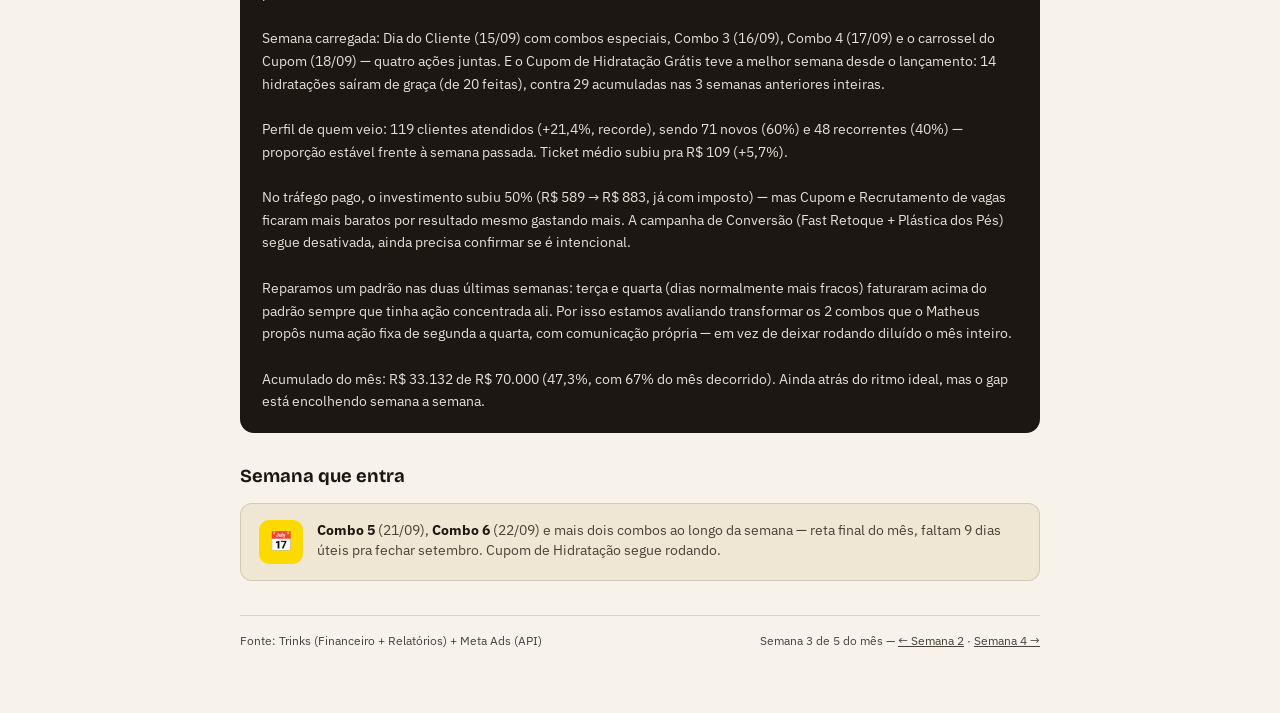
<file: semana-03.html>
<!doctype html>
<html lang="pt-BR">
<head>
<meta charset="utf-8">
<meta name="viewport" content="width=device-width, initial-scale=1">
<title>Semana 3 · Relatório Fast Escova Bauru</title>
<link rel="preconnect" href="https://fonts.googleapis.com">
<link rel="preconnect" href="https://fonts.gstatic.com" crossorigin>
<link href="https://fonts.googleapis.com/css2?family=Bricolage+Grotesque:opsz,wght@12..96,400..800&family=IBM+Plex+Sans:wght@400;500;600;700&family=IBM+Plex+Mono:wght@400;500;600&display=swap" rel="stylesheet">
<link rel="stylesheet" href="style.css">
</head>
<body>
<div class="page">

  <a class="back-link" href="index.html">← Todas as semanas</a>

  <div class="masthead">
    <div class="brand">Fast Escova Bauru<span>relatório semanal</span></div>
    <div class="meta">Semana 3 · <b>14 a 20/09/2026</b> · fechado 22/09</div>
  </div>

  <div class="kpis kpis-6">
    <div class="kpi">
      <div class="label">Faturado na semana</div>
      <div class="value">R$ <span class="num">14.331</span></div>
      <span class="pill good">↑ 41,3% vs. semana 2</span>
    </div>
    <div class="kpi">
      <div class="label">Acumulado no mês</div>
      <div class="value">R$ <span class="num">33.132</span> <span class="unit">/ 70.000</span></div>
      <span class="pill warn">47% da meta · 67% do mês</span>
    </div>
    <div class="kpi">
      <div class="label">Ticket médio</div>
      <div class="value">R$ <span class="num">109</span></div>
      <span class="pill good">↑ 5,7% vs. semana 2</span>
    </div>
    <div class="kpi">
      <div class="label">Investimento em tráfego</div>
      <div class="value">R$ <span class="num">883</span></div>
      <span class="pill warn">↑ 50,0% vs. semana 2</span>
    </div>
    <div class="kpi">
      <div class="label">Cupom hidratação grátis</div>
      <div class="value"><span class="num">14</span> <span class="unit">na semana</span></div>
      <span class="pill gold">de 20 hidratações feitas</span>
    </div>
    <div class="kpi">
      <div class="label">Clientes atendidos</div>
      <div class="value"><span class="num">119</span> <span class="unit">únicos</span></div>
      <span class="pill good">↑ 21,4% · 71 novos · 48 recorr.</span>
    </div>
  </div>

  <section>
    <h2>Semana 2 → Semana 3</h2>
    <p class="dek">Faturamento por dia útil, semana cheia (dom–sáb). A semana 2 perdeu a segunda pro feriado (5 dias úteis); a semana 3 teve a semana cheia (6 dias úteis) — terceira semana seguida de alta.</p>
    <div class="compare">
      <div class="bar-row">
        <div class="bar-label">Semana 2<br><span style="opacity:.7">07/09–13/09</span></div>
        <div class="bar-track"><div class="bar-fill s1" style="width:84.9%"></div></div>
        <div class="bar-value num">R$ 2.028/dia</div>
      </div>
      <div class="bar-row">
        <div class="bar-label">Semana 3<br><span style="opacity:.7">14/09–20/09</span></div>
        <div class="bar-track"><div class="bar-fill s2" style="width:100%"></div></div>
        <div class="bar-value num">R$ 2.388/dia</div>
      </div>
      <div class="compare-foot">
        <span>Faturamento total da semana: R$ 10.142 → R$ 14.331 (por dia útil: +17,8%)</span>
        <span class="delta">+41,3%</span>
      </div>
    </div>
  </section>

  <section>
    <h2>Meta de setembro — R$ 70.000</h2>
    <p class="dek">Ritmo médio dos dias úteis já passados vs. o que falta pra fechar o mês na meta.</p>
    <div class="meta-box">
      <div class="meta-top">
        <div class="amt">R$ 33.132 <span class="of">de R$ 70.000</span></div>
        <span class="pill warn">47,3%</span>
      </div>
      <div class="meta-track">
        <div class="meta-fill" style="width:47.3%"></div>
        <div class="meta-marker" style="left:66.7%" title="66,7% do mês decorrido"></div>
      </div>
      <div class="meta-legend">
        <span>0</span>
        <span>marcador: 66,7% do mês já passou</span>
        <span class="num">R$ 70k</span>
      </div>
      <div class="meta-proj">
        <div class="item">
          <div class="k">Ritmo atual</div>
          <div class="v num">R$ 2.071/dia útil</div>
        </div>
        <div class="item">
          <div class="k">Projeção linear (mês)</div>
          <div class="v num">R$ 51.769 <span style="color:var(--text-soft); font-weight:500; font-size:0.85rem">· 74,0%</span></div>
        </div>
        <div class="item">
          <div class="k">Precisa nos 9 dias úteis restantes</div>
          <div class="v num" style="color:var(--warn)">R$ 4.096/dia</div>
        </div>
      </div>
    </div>
    <div class="imposto-note info" style="margin-top:12px">
      <span>↑</span>
      <span><b>Gap encolhendo.</b> Na leitura de 14/09, a projeção linear apontava pra ~R$45.100 (64,5% da meta). Com a Semana 3, já sobe pra ~R$51.769 (74,0%) — ainda abaixo da meta, mas a trajetória melhorou.</span>
    </div>
  </section>

  <section>
    <h2>Ações da semana</h2>
    <p class="dek">O que rodou, e o que dá (ou ainda não dá) pra medir.</p>
    <div class="acoes">
      <div class="acao-card" style="--stripe:var(--good)">
        <span class="tag">15/09 · Dia do Cliente</span>
        <h3>Combos especiais do dia</h3>
        <div class="headline"><span class="num">1+2</span><span class="small"> clientes confirmados</span></div>
        <p>Escova modelada+Hidratação+Mãos (R$179): 2 em 16/09. Escova lisa+Design sobrancelha+Mãos (R$149): 1 em 15/09. O 3º combo (Nutrição+Hidratação+Retoque→ganha Escova Lisa) rodou em volume baixo (até 5x) — número exato pendente.</p>
      </div>
      <div class="acao-card" style="--stripe:var(--gold-bright)">
        <span class="tag">Combo 3 · 16/09</span>
        <h3>Escova+nutrição/hidratação+Make VIP → Cílios</h3>
        <div class="headline">rodou<br><span class="small">junto com o Dia do Cliente</span></div>
        <p>Semana com 4 ações no ar ao mesmo tempo (Dia do Cliente + Combo 3 + Combo 4 + Cupom) — a mais carregada desde o início da operação.</p>
      </div>
      <div class="acao-card" style="--stripe:var(--gold-bright)">
        <span class="tag">Combo 4 · 17/09</span>
        <h3>Escova lisa + Pés e Mãos → Detox</h3>
        <div class="headline">rodou<br><span class="small">carrossel corrigido nessa semana</span></div>
        <p>O carrossel pronto desde 03/09 nunca tinha ido pro Drive da Chely — pasta criada e link do calendário corrigido.</p>
      </div>
      <div class="acao-card" style="--stripe:var(--gold)">
        <span class="tag">Isca de tráfego</span>
        <h3>Cupom de Hidratação Grátis</h3>
        <div class="headline"><span class="num">14</span><span class="small"> grátis nessa semana</span></div>
        <p>De 20 hidratações feitas — a melhor semana de resgate desde o lançamento do cupom (eram 29 acumuladas em 3 semanas até 14/09).</p>
      </div>
    </div>
  </section>

  <section>
    <h2>Clientes: novos x recorrentes</h2>
    <p class="dek">119 pessoas atendidas na semana, direto no Ranking de Clientes do Trinks — maior volume desde que começamos a atuar.</p>
    <div class="compare">
      <div class="bar-row">
        <div class="bar-label">Novos</div>
        <div class="bar-track"><div class="bar-fill s2" style="width:60%"></div></div>
        <div class="bar-value num">71 · 60%</div>
      </div>
      <div class="bar-row">
        <div class="bar-label">Recorrentes</div>
        <div class="bar-track"><div class="bar-fill s1" style="width:40%"></div></div>
        <div class="bar-value num">48 · 40%</div>
      </div>
      <div class="compare-foot">
        <span>Proporção estável frente à Semana 2 (61%/39%) — aquisição segue forte, recorrência ainda é o número a destravar.</span>
      </div>
    </div>
  </section>

  <section>
    <h2>Tráfego pago — custo por resultado, comparado à Semana 2</h2>
    <p class="dek">Puxado direto do Meta Ads via API (14 a 20/09).</p>
    <div class="traf-wrap">
      <table class="traf">
        <thead>
          <tr><th>Tipo de campanha</th><th class="num">Resultado</th><th class="num">Custo/resultado</th><th class="num">Gasto (mídia)</th></tr>
        </thead>
        <tbody>
          <tr><td>Cupom (aquisição)</td><td class="num">76 leads <span class="delta-down">↑85%</span></td><td class="num">R$ 4,06 <span class="delta-down">↓23%</span></td><td class="num">R$ 308,90</td></tr>
          <tr><td>Combo (engajamento/remarketing)</td><td class="num">27 conversas <span class="delta-down">↑17%</span></td><td class="num">R$ 8,99 <span class="delta-up">↑7%</span></td><td class="num">R$ 242,62</td></tr>
          <tr><td>Recrutamento de vagas</td><td class="num">16 conversas <span class="delta-down">↑100%</span></td><td class="num">R$ 4,86 <span class="delta-down">↓28%</span></td><td class="num">R$ 77,77</td></tr>
          <tr><td>Institucional (reconhecimento)</td><td class="num">18.906 alcance <span class="delta-down">↑70%</span></td><td class="num">R$ 2,61/mil <span class="delta-up">↑9%</span></td><td class="num">R$ 49,32</td></tr>
          <tr><td>Institucional (visita ao perfil)</td><td class="num">106 visitas <span class="delta-down">↑28%</span></td><td class="num">R$ 0,47 <span class="delta-up">↑47%</span></td><td class="num">R$ 49,73</td></tr>
          <tr><td>Recrutamento de criadoras <span style="color:var(--good); font-size:0.7rem">· nova</span></td><td class="num">10 leads</td><td class="num">R$ 4,78</td><td class="num">R$ 47,81</td></tr>
          <tr><td style="color:var(--text-soft)">Conversão (Retoque + Plástica dos Pés)</td><td class="num" style="color:var(--text-soft)">desativada</td><td class="num">—</td><td class="num">R$ 0,00</td></tr>
          <tr class="total"><td>Total mídia</td><td class="num">—</td><td class="num">—</td><td class="num">R$ 776,15</td></tr>
          <tr class="total"><td>+ 13,83% imposto → investimento real</td><td class="num">—</td><td class="num">—</td><td class="num">R$ 883,49</td></tr>
        </tbody>
      </table>
    </div>
    <div class="imposto-note">
      <span>⚠</span>
      <span><b>Investimento subiu 50% na semana.</b> Cupom e Recrutamento de vagas ficaram mais eficientes mesmo gastando mais (custo por resultado caiu). Já o Institucional (reconhecimento e visita ao perfil) ficou mais caro por resultado — vale olhar o criativo. Conversão segue desativada há 3 semanas, ainda sem confirmação se é intencional.</span>
    </div>
  </section>

  <section>
    <h2>Observação da semana: terça e quarta acima do padrão</h2>
    <p class="dek">Tanto na Semana 2 quanto na Semana 3, terça e quarta-feira — dias normalmente mais fracos que sexta/sábado — faturaram acima do padrão desses dias, puxados pela ação concentrada ali (Dia F em 09/09 na S2; Dia do Cliente 15/09 + Combo 3 16/09 na S3).</p>
  </section>

  <section>
    <h2>Proposta em avaliação — combos do Matheus como ação fixa de início de semana</h2>
    <p class="dek">Os 2 combos propostos pelo Matheus (Escova modelada+Hidratação+Mãos R$179 e Escova lisa+Design sobrancelha+Mãos R$149) rodam hoje como combo "ongoing" — disponíveis todo dia, sem data específica nem comunicação dedicada — e o resultado tem sido baixo (2+1 confirmados na semana). A leitura: o que fez o Dia do Cliente funcionar foi ser uma ação <b>datada</b>, com comunicação própria. Proposta: transformar esses 2 combos em ação especial fixa de <b>segunda, terça e quarta</b> — os dias mais fracos — com o mesmo tratamento de comunicação do Dia F/Dia do Cliente, em vez de rodar diluído o mês inteiro. Ainda não decidido.</p>
  </section>

  <section>
    <div class="wa-block">
      <div class="wa-head">
        <h2>Resumo pra colar no WhatsApp</h2>
        <button class="copy-btn" id="copyBtn" onclick="copyResumo()">Copiar texto</button>
      </div>
      <div class="wa-body" id="resumoText">Relatório da Fast Escova Bauru — fechamento da Semana 3 (14 a 20/09) 💛

Terceira semana seguida de alta: fechamos com R$ 14.331 faturados — +41,3% sobre a semana 2 (R$ 10.142). Olhando por dia útil, também subiu: R$ 2.028 → R$ 2.388/dia (+17,8%).

Semana carregada: Dia do Cliente (15/09) com combos especiais, Combo 3 (16/09), Combo 4 (17/09) e o carrossel do Cupom (18/09) — quatro ações juntas. E o Cupom de Hidratação Grátis teve a melhor semana desde o lançamento: 14 hidratações saíram de graça (de 20 feitas), contra 29 acumuladas nas 3 semanas anteriores inteiras.

Perfil de quem veio: 119 clientes atendidos (+21,4%, recorde), sendo 71 novos (60%) e 48 recorrentes (40%) — proporção estável frente à semana passada. Ticket médio subiu pra R$ 109 (+5,7%).

No tráfego pago, o investimento subiu 50% (R$ 589 → R$ 883, já com imposto) — mas Cupom e Recrutamento de vagas ficaram mais baratos por resultado mesmo gastando mais. A campanha de Conversão (Fast Retoque + Plástica dos Pés) segue desativada, ainda precisa confirmar se é intencional.

Reparamos um padrão nas duas últimas semanas: terça e quarta (dias normalmente mais fracos) faturaram acima do padrão sempre que tinha ação concentrada ali. Por isso estamos avaliando transformar os 2 combos que o Matheus propôs numa ação fixa de segunda a quarta, com comunicação própria — em vez de deixar rodando diluído o mês inteiro.

Acumulado do mês: R$ 33.132 de R$ 70.000 (47,3%, com 67% do mês decorrido). Ainda atrás do ritmo ideal, mas o gap está encolhendo semana a semana.</div>
    </div>
  </section>

  <section style="margin-bottom:0">
    <h2 style="margin-bottom:12px">Semana que entra</h2>
    <div class="proxima">
      <div class="chip">📅</div>
      <p><strong>Combo 5</strong> (21/09), <strong>Combo 6</strong> (22/09) e mais dois combos ao longo da semana — reta final do mês, faltam 9 dias úteis pra fechar setembro. Cupom de Hidratação segue rodando.</p>
    </div>
  </section>

  <footer>
    <span>Fonte: Trinks (Financeiro + Relatórios) + Meta Ads (API)</span>
    <span>Semana 3 de 5 do mês — <a href="semana-02.html" style="color:inherit">← Semana 2</a> · <a href="semana-04.html" style="color:inherit">Semana 4 →</a></span>
  </footer>

</div>

<script>
function copyResumo(){
  const text = document.getElementById('resumoText').innerText;
  const btn = document.getElementById('copyBtn');
  navigator.clipboard.writeText(text).then(()=>{
    const original = btn.textContent;
    btn.textContent = 'Copiado ✓';
    setTimeout(()=>{ btn.textContent = original; }, 1800);
  }).catch(()=>{
    btn.textContent = 'Selecione o texto acima';
    setTimeout(()=>{ btn.textContent = 'Copiar texto'; }, 1800);
  });
}
</script>
</body>
</html>
</file>
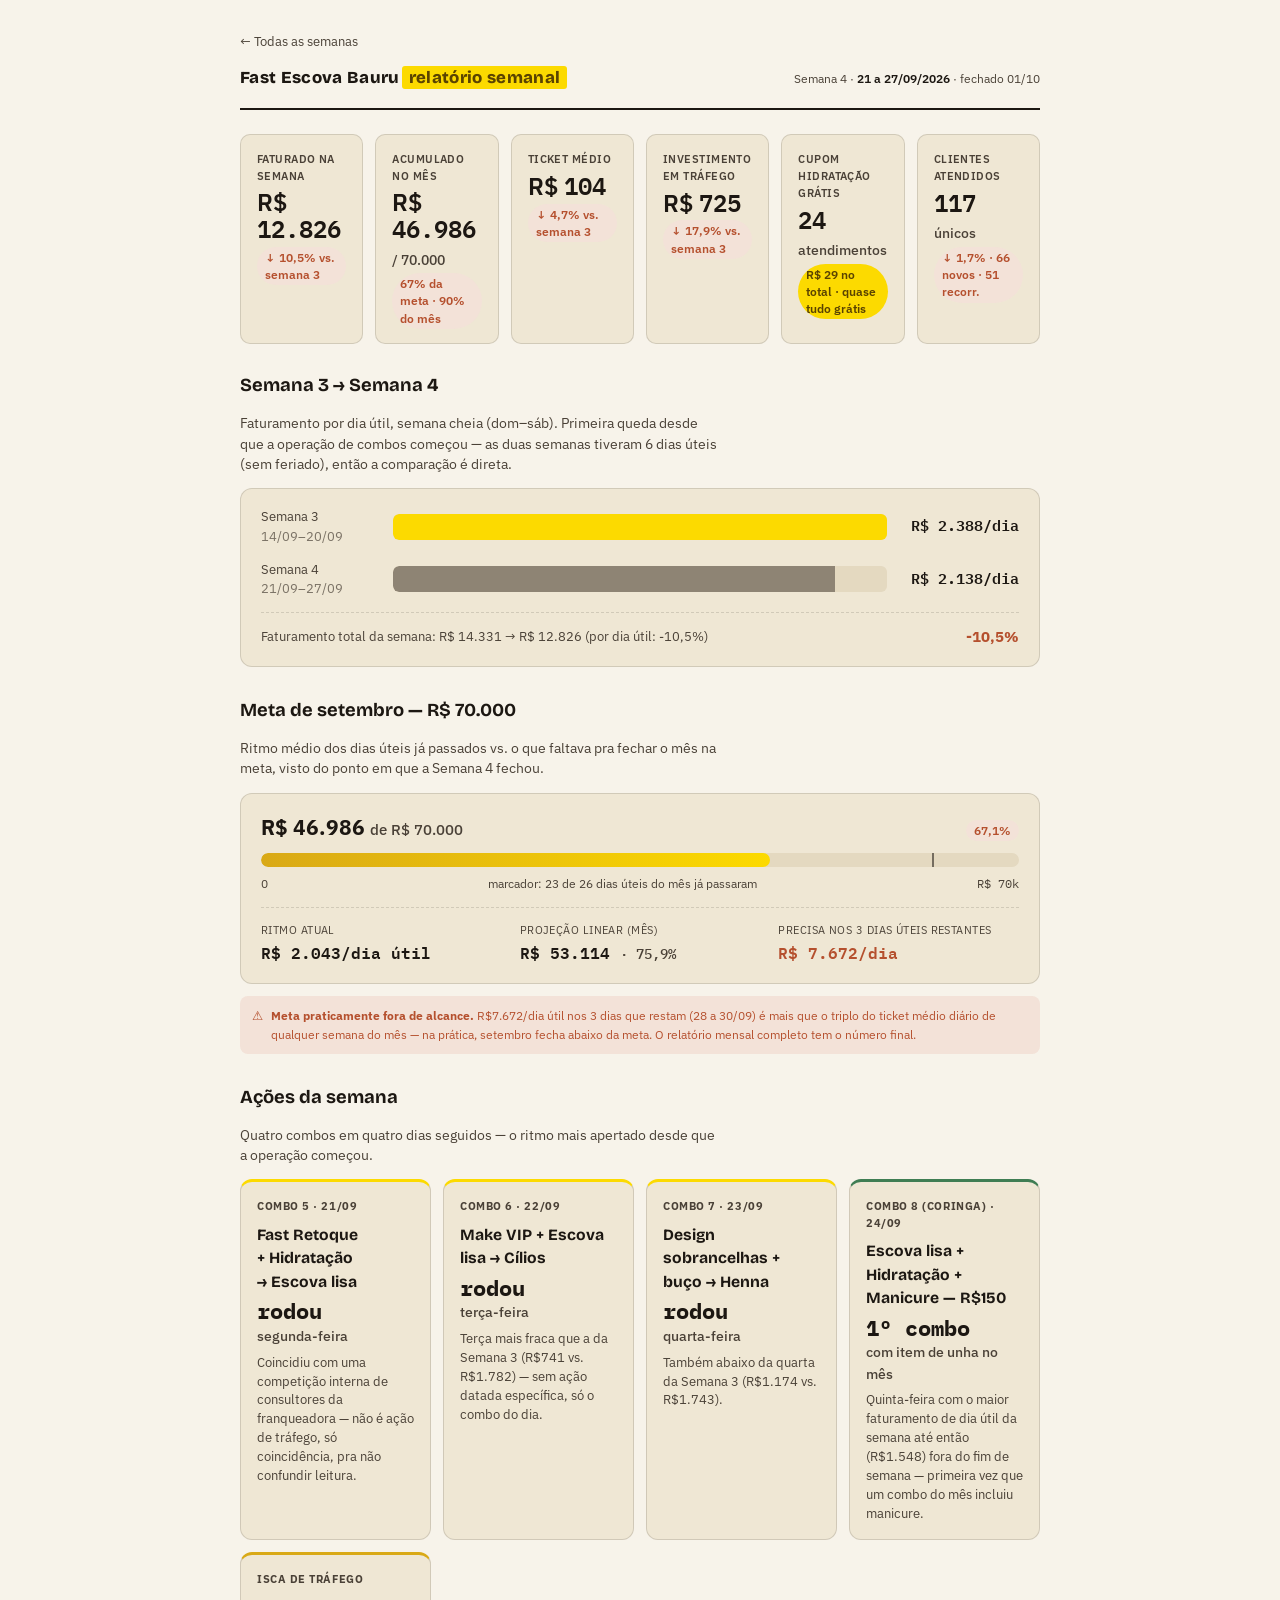
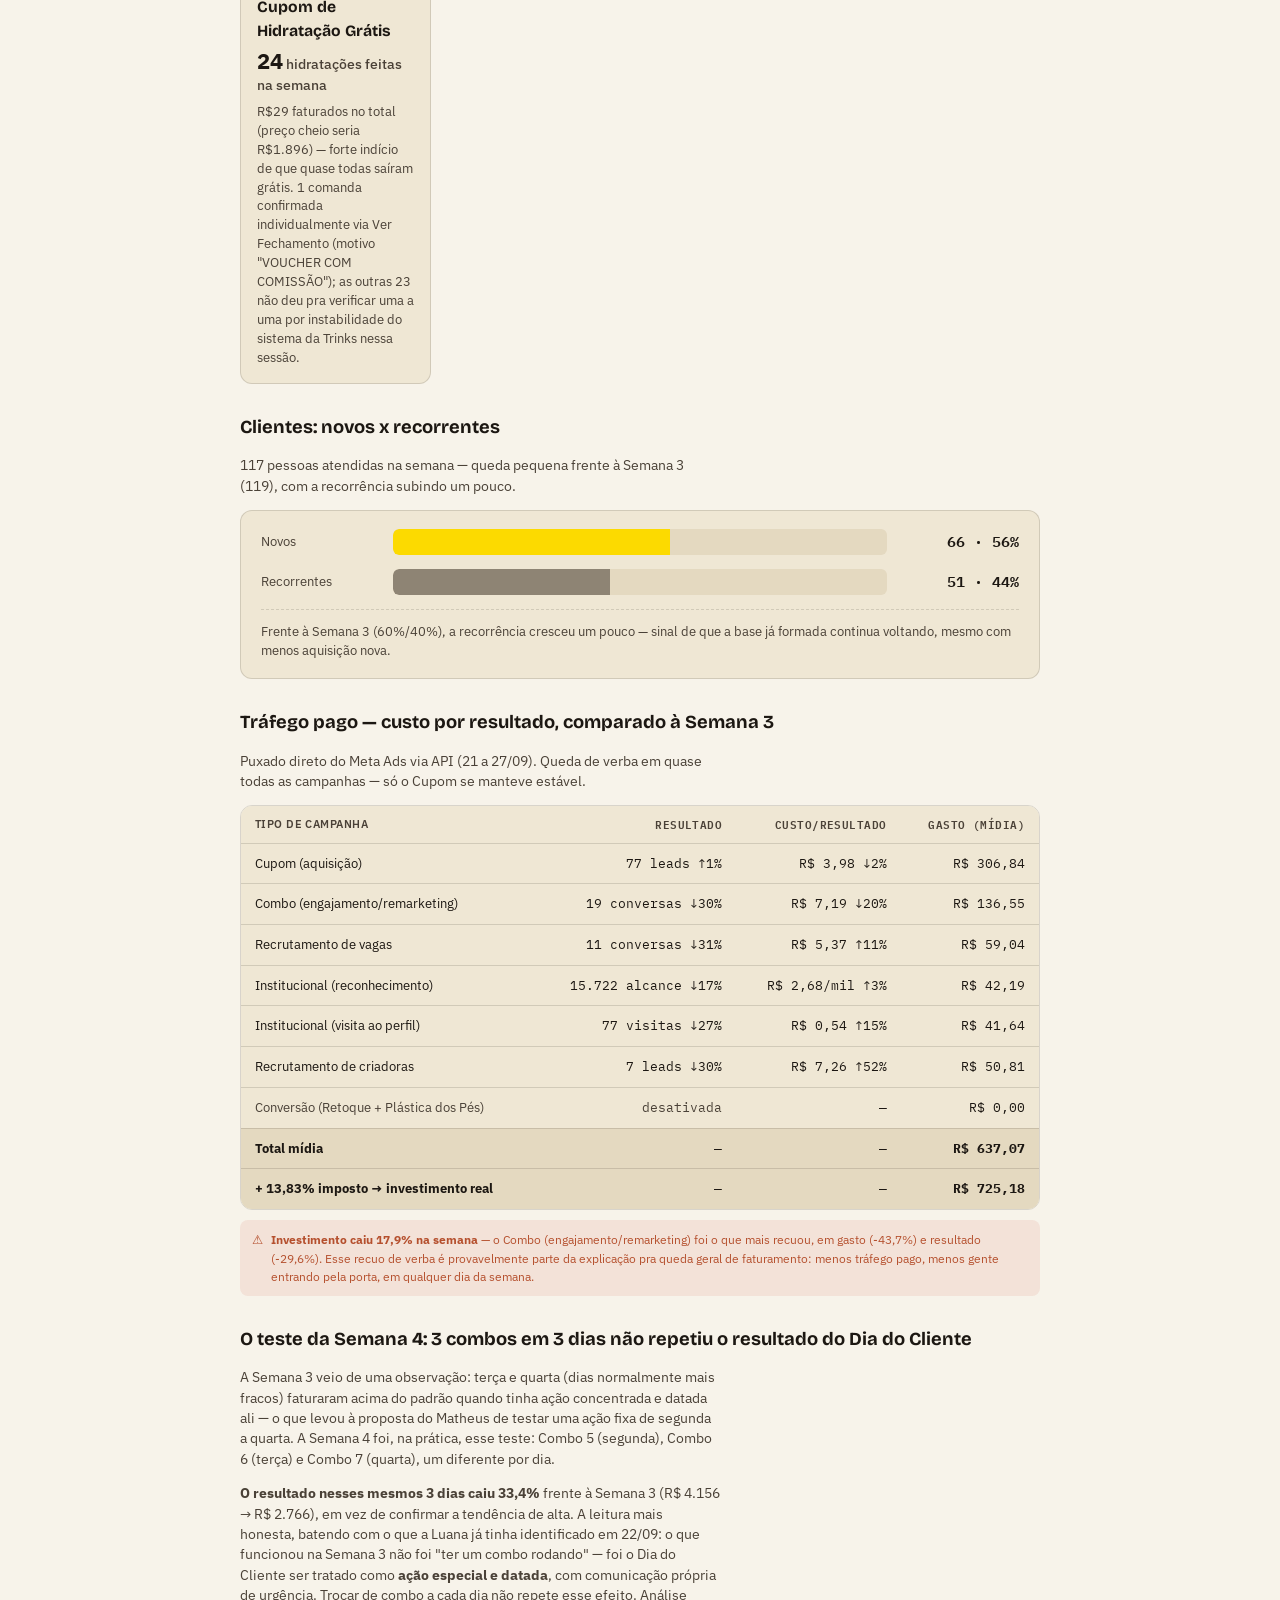
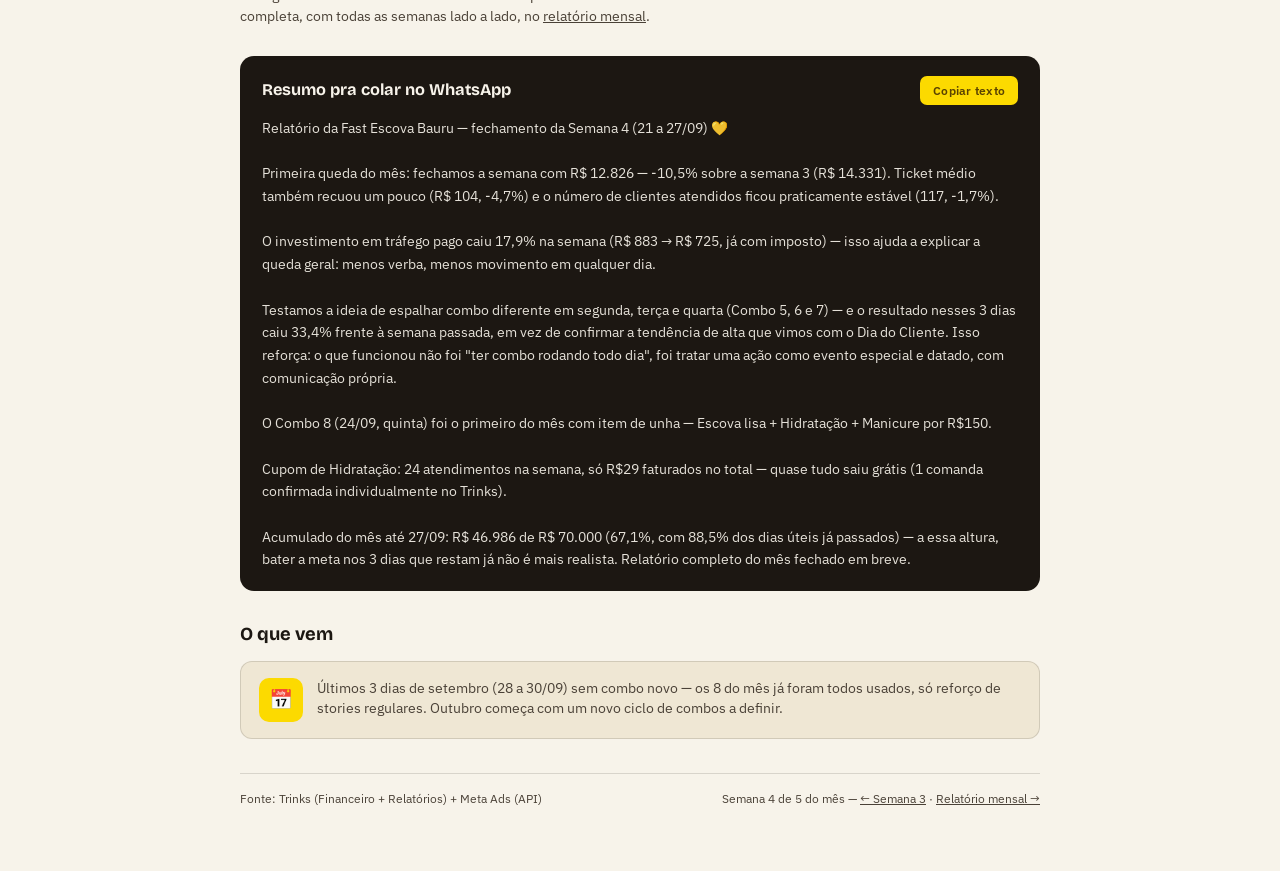
<file: semana-04.html>
<!doctype html>
<html lang="pt-BR">
<head>
<meta charset="utf-8">
<meta name="viewport" content="width=device-width, initial-scale=1">
<title>Semana 4 · Relatório Fast Escova Bauru</title>
<link rel="preconnect" href="https://fonts.googleapis.com">
<link rel="preconnect" href="https://fonts.gstatic.com" crossorigin>
<link href="https://fonts.googleapis.com/css2?family=Bricolage+Grotesque:opsz,wght@12..96,400..800&family=IBM+Plex+Sans:wght@400;500;600;700&family=IBM+Plex+Mono:wght@400;500;600&display=swap" rel="stylesheet">
<link rel="stylesheet" href="style.css">
</head>
<body>
<div class="page">

  <a class="back-link" href="index.html">← Todas as semanas</a>

  <div class="masthead">
    <div class="brand">Fast Escova Bauru<span>relatório semanal</span></div>
    <div class="meta">Semana 4 · <b>21 a 27/09/2026</b> · fechado 01/10</div>
  </div>

  <div class="kpis kpis-6">
    <div class="kpi">
      <div class="label">Faturado na semana</div>
      <div class="value">R$ <span class="num">12.826</span></div>
      <span class="pill warn">↓ 10,5% vs. semana 3</span>
    </div>
    <div class="kpi">
      <div class="label">Acumulado no mês</div>
      <div class="value">R$ <span class="num">46.986</span> <span class="unit">/ 70.000</span></div>
      <span class="pill warn">67% da meta · 90% do mês</span>
    </div>
    <div class="kpi">
      <div class="label">Ticket médio</div>
      <div class="value">R$ <span class="num">104</span></div>
      <span class="pill warn">↓ 4,7% vs. semana 3</span>
    </div>
    <div class="kpi">
      <div class="label">Investimento em tráfego</div>
      <div class="value">R$ <span class="num">725</span></div>
      <span class="pill warn">↓ 17,9% vs. semana 3</span>
    </div>
    <div class="kpi">
      <div class="label">Cupom hidratação grátis</div>
      <div class="value"><span class="num">24</span> <span class="unit">atendimentos</span></div>
      <span class="pill gold">R$ 29 no total · quase tudo grátis</span>
    </div>
    <div class="kpi">
      <div class="label">Clientes atendidos</div>
      <div class="value"><span class="num">117</span> <span class="unit">únicos</span></div>
      <span class="pill warn">↓ 1,7% · 66 novos · 51 recorr.</span>
    </div>
  </div>

  <section>
    <h2>Semana 3 → Semana 4</h2>
    <p class="dek">Faturamento por dia útil, semana cheia (dom–sáb). Primeira queda desde que a operação de combos começou — as duas semanas tiveram 6 dias úteis (sem feriado), então a comparação é direta.</p>
    <div class="compare">
      <div class="bar-row">
        <div class="bar-label">Semana 3<br><span style="opacity:.7">14/09–20/09</span></div>
        <div class="bar-track"><div class="bar-fill s2" style="width:100%"></div></div>
        <div class="bar-value num">R$ 2.388/dia</div>
      </div>
      <div class="bar-row">
        <div class="bar-label">Semana 4<br><span style="opacity:.7">21/09–27/09</span></div>
        <div class="bar-track"><div class="bar-fill s1" style="width:89.5%"></div></div>
        <div class="bar-value num">R$ 2.138/dia</div>
      </div>
      <div class="compare-foot">
        <span>Faturamento total da semana: R$ 14.331 → R$ 12.826 (por dia útil: -10,5%)</span>
        <span class="delta" style="color:var(--warn)">-10,5%</span>
      </div>
    </div>
  </section>

  <section>
    <h2>Meta de setembro — R$ 70.000</h2>
    <p class="dek">Ritmo médio dos dias úteis já passados vs. o que faltava pra fechar o mês na meta, visto do ponto em que a Semana 4 fechou.</p>
    <div class="meta-box">
      <div class="meta-top">
        <div class="amt">R$ 46.986 <span class="of">de R$ 70.000</span></div>
        <span class="pill warn">67,1%</span>
      </div>
      <div class="meta-track">
        <div class="meta-fill" style="width:67.1%"></div>
        <div class="meta-marker" style="left:88.5%" title="88,5% dos dias úteis do mês já passados"></div>
      </div>
      <div class="meta-legend">
        <span>0</span>
        <span>marcador: 23 de 26 dias úteis do mês já passaram</span>
        <span class="num">R$ 70k</span>
      </div>
      <div class="meta-proj">
        <div class="item">
          <div class="k">Ritmo atual</div>
          <div class="v num">R$ 2.043/dia útil</div>
        </div>
        <div class="item">
          <div class="k">Projeção linear (mês)</div>
          <div class="v num">R$ 53.114 <span style="color:var(--text-soft); font-weight:500; font-size:0.85rem">· 75,9%</span></div>
        </div>
        <div class="item">
          <div class="k">Precisa nos 3 dias úteis restantes</div>
          <div class="v num" style="color:var(--warn)">R$ 7.672/dia</div>
        </div>
      </div>
    </div>
    <div class="imposto-note" style="margin-top:12px">
      <span>⚠</span>
      <span><b>Meta praticamente fora de alcance.</b> R$7.672/dia útil nos 3 dias que restam (28 a 30/09) é mais que o triplo do ticket médio diário de qualquer semana do mês — na prática, setembro fecha abaixo da meta. O relatório mensal completo tem o número final.</span>
    </div>
  </section>

  <section>
    <h2>Ações da semana</h2>
    <p class="dek">Quatro combos em quatro dias seguidos — o ritmo mais apertado desde que a operação começou.</p>
    <div class="acoes">
      <div class="acao-card" style="--stripe:var(--gold-bright)">
        <span class="tag">Combo 5 · 21/09</span>
        <h3>Fast Retoque + Hidratação → Escova lisa</h3>
        <div class="headline">rodou<br><span class="small">segunda-feira</span></div>
        <p>Coincidiu com uma competição interna de consultores da franqueadora — não é ação de tráfego, só coincidência, pra não confundir leitura.</p>
      </div>
      <div class="acao-card" style="--stripe:var(--gold-bright)">
        <span class="tag">Combo 6 · 22/09</span>
        <h3>Make VIP + Escova lisa → Cílios</h3>
        <div class="headline">rodou<br><span class="small">terça-feira</span></div>
        <p>Terça mais fraca que a da Semana 3 (R$741 vs. R$1.782) — sem ação datada específica, só o combo do dia.</p>
      </div>
      <div class="acao-card" style="--stripe:var(--gold-bright)">
        <span class="tag">Combo 7 · 23/09</span>
        <h3>Design sobrancelhas + buço → Henna</h3>
        <div class="headline">rodou<br><span class="small">quarta-feira</span></div>
        <p>Também abaixo da quarta da Semana 3 (R$1.174 vs. R$1.743).</p>
      </div>
      <div class="acao-card" style="--stripe:var(--good)">
        <span class="tag">Combo 8 (Coringa) · 24/09</span>
        <h3>Escova lisa + Hidratação + Manicure — R$150</h3>
        <div class="headline">1º combo<br><span class="small">com item de unha no mês</span></div>
        <p>Quinta-feira com o maior faturamento de dia útil da semana até então (R$1.548) fora do fim de semana — primeira vez que um combo do mês incluiu manicure.</p>
      </div>
      <div class="acao-card" style="--stripe:var(--gold)">
        <span class="tag">Isca de tráfego</span>
        <h3>Cupom de Hidratação Grátis</h3>
        <div class="headline"><span class="num">24</span><span class="small"> hidratações feitas na semana</span></div>
        <p>R$29 faturados no total (preço cheio seria R$1.896) — forte indício de que quase todas saíram grátis. 1 comanda confirmada individualmente via Ver Fechamento (motivo "VOUCHER COM COMISSÃO"); as outras 23 não deu pra verificar uma a uma por instabilidade do sistema da Trinks nessa sessão.</p>
      </div>
    </div>
  </section>

  <section>
    <h2>Clientes: novos x recorrentes</h2>
    <p class="dek">117 pessoas atendidas na semana — queda pequena frente à Semana 3 (119), com a recorrência subindo um pouco.</p>
    <div class="compare">
      <div class="bar-row">
        <div class="bar-label">Novos</div>
        <div class="bar-track"><div class="bar-fill s2" style="width:56%"></div></div>
        <div class="bar-value num">66 · 56%</div>
      </div>
      <div class="bar-row">
        <div class="bar-label">Recorrentes</div>
        <div class="bar-track"><div class="bar-fill s1" style="width:44%"></div></div>
        <div class="bar-value num">51 · 44%</div>
      </div>
      <div class="compare-foot">
        <span>Frente à Semana 3 (60%/40%), a recorrência cresceu um pouco — sinal de que a base já formada continua voltando, mesmo com menos aquisição nova.</span>
      </div>
    </div>
  </section>

  <section>
    <h2>Tráfego pago — custo por resultado, comparado à Semana 3</h2>
    <p class="dek">Puxado direto do Meta Ads via API (21 a 27/09). Queda de verba em quase todas as campanhas — só o Cupom se manteve estável.</p>
    <div class="traf-wrap">
      <table class="traf">
        <thead>
          <tr><th>Tipo de campanha</th><th class="num">Resultado</th><th class="num">Custo/resultado</th><th class="num">Gasto (mídia)</th></tr>
        </thead>
        <tbody>
          <tr><td>Cupom (aquisição)</td><td class="num">77 leads <span class="delta-down">↑1%</span></td><td class="num">R$ 3,98 <span class="delta-down">↓2%</span></td><td class="num">R$ 306,84</td></tr>
          <tr><td>Combo (engajamento/remarketing)</td><td class="num">19 conversas <span class="delta-up">↓30%</span></td><td class="num">R$ 7,19 <span class="delta-down">↓20%</span></td><td class="num">R$ 136,55</td></tr>
          <tr><td>Recrutamento de vagas</td><td class="num">11 conversas <span class="delta-up">↓31%</span></td><td class="num">R$ 5,37 <span class="delta-up">↑11%</span></td><td class="num">R$ 59,04</td></tr>
          <tr><td>Institucional (reconhecimento)</td><td class="num">15.722 alcance <span class="delta-up">↓17%</span></td><td class="num">R$ 2,68/mil <span class="delta-up">↑3%</span></td><td class="num">R$ 42,19</td></tr>
          <tr><td>Institucional (visita ao perfil)</td><td class="num">77 visitas <span class="delta-up">↓27%</span></td><td class="num">R$ 0,54 <span class="delta-up">↑15%</span></td><td class="num">R$ 41,64</td></tr>
          <tr><td>Recrutamento de criadoras</td><td class="num">7 leads <span class="delta-up">↓30%</span></td><td class="num">R$ 7,26 <span class="delta-up">↑52%</span></td><td class="num">R$ 50,81</td></tr>
          <tr><td style="color:var(--text-soft)">Conversão (Retoque + Plástica dos Pés)</td><td class="num" style="color:var(--text-soft)">desativada</td><td class="num">—</td><td class="num">R$ 0,00</td></tr>
          <tr class="total"><td>Total mídia</td><td class="num">—</td><td class="num">—</td><td class="num">R$ 637,07</td></tr>
          <tr class="total"><td>+ 13,83% imposto → investimento real</td><td class="num">—</td><td class="num">—</td><td class="num">R$ 725,18</td></tr>
        </tbody>
      </table>
    </div>
    <div class="imposto-note">
      <span>⚠</span>
      <span><b>Investimento caiu 17,9% na semana</b> — o Combo (engajamento/remarketing) foi o que mais recuou, em gasto (-43,7%) e resultado (-29,6%). Esse recuo de verba é provavelmente parte da explicação pra queda geral de faturamento: menos tráfego pago, menos gente entrando pela porta, em qualquer dia da semana.</span>
    </div>
  </section>

  <section>
    <h2>O teste da Semana 4: 3 combos em 3 dias não repetiu o resultado do Dia do Cliente</h2>
    <p class="dek">A Semana 3 veio de uma observação: terça e quarta (dias normalmente mais fracos) faturaram acima do padrão quando tinha ação concentrada e datada ali — o que levou à proposta do Matheus de testar uma ação fixa de segunda a quarta. A Semana 4 foi, na prática, esse teste: Combo 5 (segunda), Combo 6 (terça) e Combo 7 (quarta), um diferente por dia.</p>
    <p class="dek"><b>O resultado nesses mesmos 3 dias caiu 33,4%</b> frente à Semana 3 (R$ 4.156 → R$ 2.766), em vez de confirmar a tendência de alta. A leitura mais honesta, batendo com o que a Luana já tinha identificado em 22/09: o que funcionou na Semana 3 não foi "ter um combo rodando" — foi o Dia do Cliente ser tratado como <b>ação especial e datada</b>, com comunicação própria de urgência. Trocar de combo a cada dia não repete esse efeito. Análise completa, com todas as semanas lado a lado, no <a href="mensal-setembro.html" style="color:inherit; text-decoration:underline">relatório mensal</a>.</p>
  </section>

  <section>
    <div class="wa-block">
      <div class="wa-head">
        <h2>Resumo pra colar no WhatsApp</h2>
        <button class="copy-btn" id="copyBtn" onclick="copyResumo()">Copiar texto</button>
      </div>
      <div class="wa-body" id="resumoText">Relatório da Fast Escova Bauru — fechamento da Semana 4 (21 a 27/09) 💛

Primeira queda do mês: fechamos a semana com R$ 12.826 — -10,5% sobre a semana 3 (R$ 14.331). Ticket médio também recuou um pouco (R$ 104, -4,7%) e o número de clientes atendidos ficou praticamente estável (117, -1,7%).

O investimento em tráfego pago caiu 17,9% na semana (R$ 883 → R$ 725, já com imposto) — isso ajuda a explicar a queda geral: menos verba, menos movimento em qualquer dia.

Testamos a ideia de espalhar combo diferente em segunda, terça e quarta (Combo 5, 6 e 7) — e o resultado nesses 3 dias caiu 33,4% frente à semana passada, em vez de confirmar a tendência de alta que vimos com o Dia do Cliente. Isso reforça: o que funcionou não foi "ter combo rodando todo dia", foi tratar uma ação como evento especial e datado, com comunicação própria.

O Combo 8 (24/09, quinta) foi o primeiro do mês com item de unha — Escova lisa + Hidratação + Manicure por R$150.

Cupom de Hidratação: 24 atendimentos na semana, só R$29 faturados no total — quase tudo saiu grátis (1 comanda confirmada individualmente no Trinks).

Acumulado do mês até 27/09: R$ 46.986 de R$ 70.000 (67,1%, com 88,5% dos dias úteis já passados) — a essa altura, bater a meta nos 3 dias que restam já não é mais realista. Relatório completo do mês fechado em breve.</div>
    </div>
  </section>

  <section style="margin-bottom:0">
    <h2 style="margin-bottom:12px">O que vem</h2>
    <div class="proxima">
      <div class="chip">📅</div>
      <p>Últimos 3 dias de setembro (28 a 30/09) sem combo novo — os 8 do mês já foram todos usados, só reforço de stories regulares. Outubro começa com um novo ciclo de combos a definir.</p>
    </div>
  </section>

  <footer>
    <span>Fonte: Trinks (Financeiro + Relatórios) + Meta Ads (API)</span>
    <span>Semana 4 de 5 do mês — <a href="semana-03.html" style="color:inherit">← Semana 3</a> · <a href="mensal-setembro.html" style="color:inherit">Relatório mensal →</a></span>
  </footer>

</div>

<script>
function copyResumo(){
  const text = document.getElementById('resumoText').innerText;
  const btn = document.getElementById('copyBtn');
  navigator.clipboard.writeText(text).then(()=>{
    const original = btn.textContent;
    btn.textContent = 'Copiado ✓';
    setTimeout(()=>{ btn.textContent = original; }, 1800);
  }).catch(()=>{
    btn.textContent = 'Selecione o texto acima';
    setTimeout(()=>{ btn.textContent = 'Copiar texto'; }, 1800);
  });
}
</script>
</body>
</html>
</file>
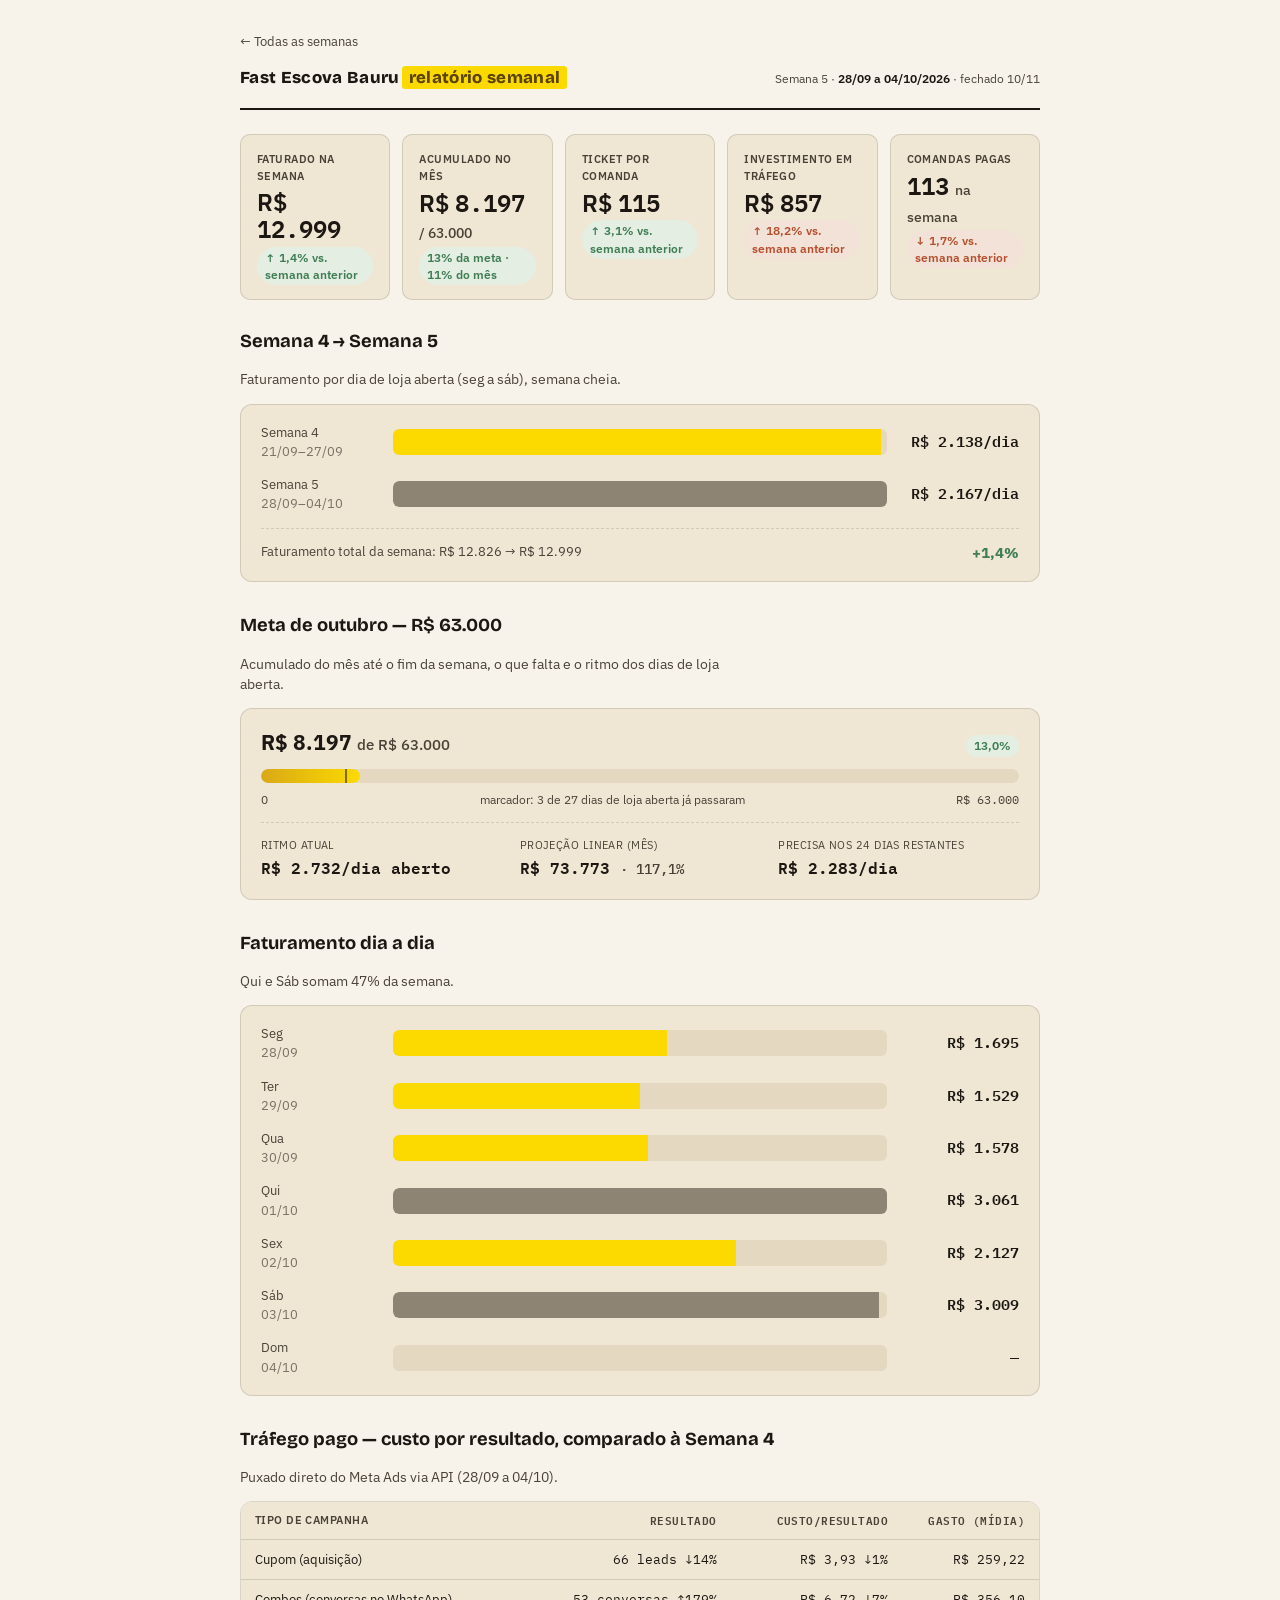
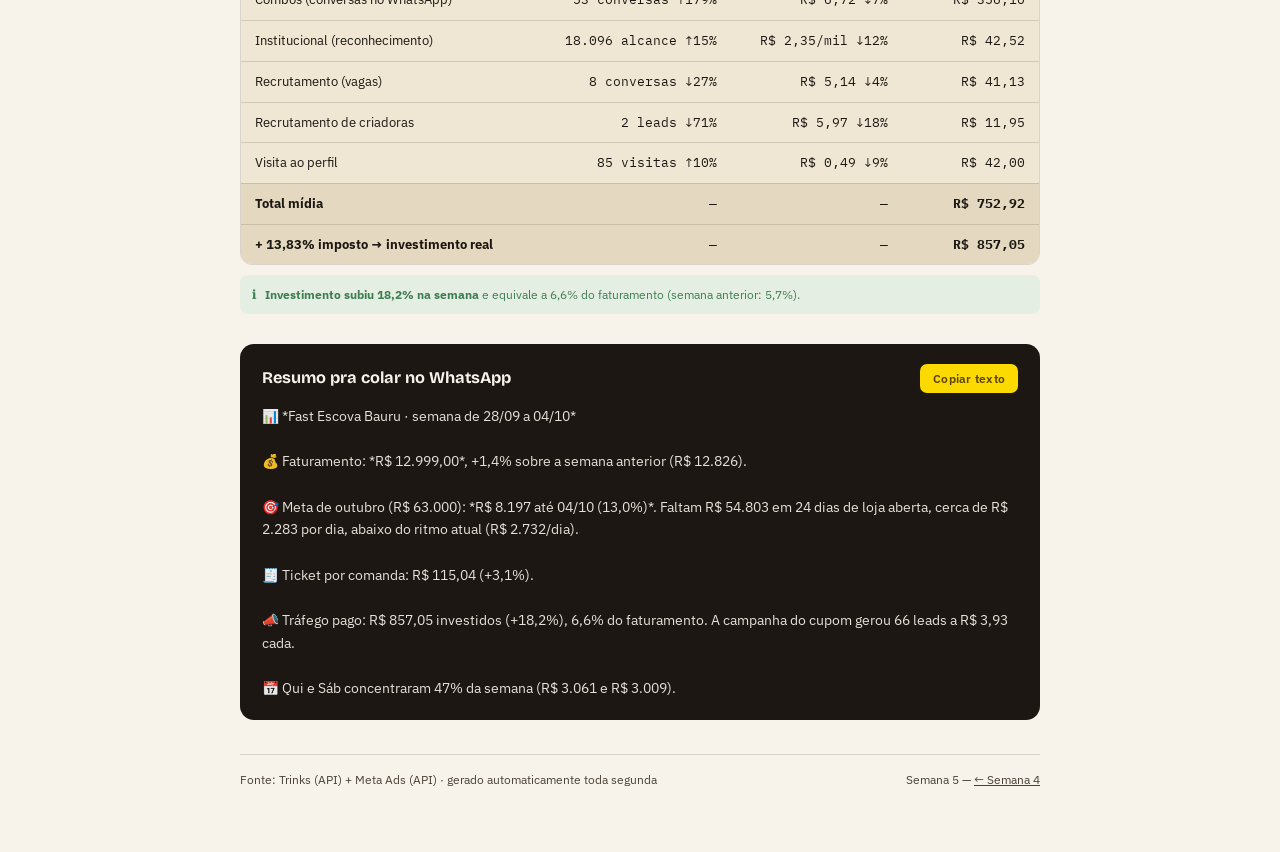
<file: semana-05.html>
<!doctype html>
<html lang="pt-BR">
<head>
<meta charset="utf-8">
<meta name="viewport" content="width=device-width, initial-scale=1">
<meta name="robots" content="noindex,nofollow">
<title>Semana 5 · Relatório Fast Escova Bauru</title>
<link rel="preconnect" href="https://fonts.googleapis.com"><link rel="preconnect" href="https://fonts.gstatic.com" crossorigin><link href="https://fonts.googleapis.com/css2?family=Bricolage+Grotesque:opsz,wght@12..96,400..800&family=IBM+Plex+Sans:wght@400;500;600;700&family=IBM+Plex+Mono:wght@400;500;600&display=swap" rel="stylesheet">
<link rel="stylesheet" href="style.css">
</head>
<body>
<div class="page">

  <a class="back-link" href="index.html">← Todas as semanas</a>
  <div class="masthead">
    <div class="brand">Fast Escova Bauru<span>relatório semanal</span></div>
    <div class="meta">Semana 5 · <b>28/09 a 04/10/2026</b> · fechado 10/11</div>
  </div>
  <div class="kpis kpis-5">
    <div class="kpi"><div class="label">Faturado na semana</div><div class="value">R$ <span class="num">12.999</span></div><span class="pill good">↑ 1,4% vs. semana anterior</span></div>
    <div class="kpi"><div class="label">Acumulado no mês</div><div class="value">R$ <span class="num">8.197</span> <span class="unit">/ 63.000</span></div><span class="pill good">13% da meta · 11% do mês</span></div>
    <div class="kpi"><div class="label">Ticket por comanda</div><div class="value">R$ <span class="num">115</span></div><span class="pill good">↑ 3,1% vs. semana anterior</span></div>
    <div class="kpi"><div class="label">Investimento em tráfego</div><div class="value">R$ <span class="num">857</span></div><span class="pill warn">↑ 18,2% vs. semana anterior</span></div>
    <div class="kpi"><div class="label">Comandas pagas</div><div class="value"><span class="num">113</span> <span class="unit">na semana</span></div><span class="pill warn">↓ 1,7% vs. semana anterior</span></div>
  </div>
  <section>
    <h2>Semana 4 → Semana 5</h2>
    <p class="dek">Faturamento por dia de loja aberta (seg a sáb), semana cheia.</p>
    <div class="compare">
      <div class="bar-row"><div class="bar-label">Semana 4<br><span style="opacity:.7">21/09–27/09</span></div><div class="bar-track"><div class="bar-fill s2" style="width:98.7%"></div></div><div class="bar-value num">R$ 2.138/dia</div></div>
      <div class="bar-row"><div class="bar-label">Semana 5<br><span style="opacity:.7">28/09–04/10</span></div><div class="bar-track"><div class="bar-fill s1" style="width:100.0%"></div></div><div class="bar-value num">R$ 2.167/dia</div></div>
      <div class="compare-foot"><span>Faturamento total da semana: R$ 12.826 → R$ 12.999</span><span class="delta" style="color:var(--good)">+1,4%</span></div>
    </div>
  </section>
  <section>
    <h2>Meta de outubro — R$ 63.000</h2>
    <p class="dek">Acumulado do mês até o fim da semana, o que falta e o ritmo dos dias de loja aberta.</p>
    <div class="meta-box">
      <div class="meta-top"><div class="amt">R$ 8.197 <span class="of">de R$ 63.000</span></div><span class="pill good">13,0%</span></div>
      <div class="meta-track"><div class="meta-fill" style="width:13.0%"></div><div class="meta-marker" style="left:11.1%" title="11,1% dos dias de loja aberta do mês já passaram"></div></div>
      <div class="meta-legend"><span>0</span><span>marcador: 3 de 27 dias de loja aberta já passaram</span><span class="num">R$ 63.000</span></div>
      <div class="meta-proj">
        <div class="item"><div class="k">Ritmo atual</div><div class="v num">R$ 2.732/dia aberto</div></div>
        <div class="item"><div class="k">Projeção linear (mês)</div><div class="v num">R$ 73.773 <span style="color:var(--text-soft); font-weight:500; font-size:0.85rem">· 117,1%</span></div></div>
        <div class="item"><div class="k">Precisa nos 24 dias restantes</div><div class="v num">R$ 2.283/dia</div></div>
      </div>
    </div>
  </section>
  <section>
    <h2>Faturamento dia a dia</h2>
    <p class="dek">Qui e Sáb somam 47% da semana.</p>
    <div class="compare">
      <div class="bar-row"><div class="bar-label">Seg<br><span style="opacity:.7">28/09</span></div><div class="bar-track"><div class="bar-fill s2" style="width:55.4%"></div></div><div class="bar-value num">R$ 1.695</div></div>
      <div class="bar-row"><div class="bar-label">Ter<br><span style="opacity:.7">29/09</span></div><div class="bar-track"><div class="bar-fill s2" style="width:50.0%"></div></div><div class="bar-value num">R$ 1.529</div></div>
      <div class="bar-row"><div class="bar-label">Qua<br><span style="opacity:.7">30/09</span></div><div class="bar-track"><div class="bar-fill s2" style="width:51.6%"></div></div><div class="bar-value num">R$ 1.578</div></div>
      <div class="bar-row"><div class="bar-label">Qui<br><span style="opacity:.7">01/10</span></div><div class="bar-track"><div class="bar-fill s1" style="width:100.0%"></div></div><div class="bar-value num">R$ 3.061</div></div>
      <div class="bar-row"><div class="bar-label">Sex<br><span style="opacity:.7">02/10</span></div><div class="bar-track"><div class="bar-fill s2" style="width:69.5%"></div></div><div class="bar-value num">R$ 2.127</div></div>
      <div class="bar-row"><div class="bar-label">Sáb<br><span style="opacity:.7">03/10</span></div><div class="bar-track"><div class="bar-fill s1" style="width:98.3%"></div></div><div class="bar-value num">R$ 3.009</div></div>
      <div class="bar-row"><div class="bar-label">Dom<br><span style="opacity:.7">04/10</span></div><div class="bar-track"><div class="bar-fill s2" style="width:0.0%"></div></div><div class="bar-value num">—</div></div>
    </div>
  </section>
  <section>
    <h2>Tráfego pago — custo por resultado, comparado à Semana 4</h2>
    <p class="dek">Puxado direto do Meta Ads via API (28/09 a 04/10).</p>
    <div class="traf-wrap">
      <table class="traf">
        <thead><tr><th>Tipo de campanha</th><th class="num">Resultado</th><th class="num">Custo/resultado</th><th class="num">Gasto (mídia)</th></tr></thead>
        <tbody>
          <tr><td>Cupom (aquisição)</td><td class="num">66 leads <span class="delta-up">↓14%</span></td><td class="num">R$ 3,93 <span class="delta-down">↓1%</span></td><td class="num">R$ 259,22</td></tr>
          <tr><td>Combos (conversas no WhatsApp)</td><td class="num">53 conversas <span class="delta-down">↑179%</span></td><td class="num">R$ 6,72 <span class="delta-down">↓7%</span></td><td class="num">R$ 356,10</td></tr>
          <tr><td>Institucional (reconhecimento)</td><td class="num">18.096 alcance <span class="delta-down">↑15%</span></td><td class="num">R$ 2,35/mil <span class="delta-down">↓12%</span></td><td class="num">R$ 42,52</td></tr>
          <tr><td>Recrutamento (vagas)</td><td class="num">8 conversas <span class="delta-up">↓27%</span></td><td class="num">R$ 5,14 <span class="delta-down">↓4%</span></td><td class="num">R$ 41,13</td></tr>
          <tr><td>Recrutamento de criadoras</td><td class="num">2 leads <span class="delta-up">↓71%</span></td><td class="num">R$ 5,97 <span class="delta-down">↓18%</span></td><td class="num">R$ 11,95</td></tr>
          <tr><td>Visita ao perfil</td><td class="num">85 visitas <span class="delta-down">↑10%</span></td><td class="num">R$ 0,49 <span class="delta-down">↓9%</span></td><td class="num">R$ 42,00</td></tr>
          <tr class="total"><td>Total mídia</td><td class="num">—</td><td class="num">—</td><td class="num">R$ 752,92</td></tr>
          <tr class="total"><td>+ 13,83% imposto → investimento real</td><td class="num">—</td><td class="num">—</td><td class="num">R$ 857,05</td></tr>
        </tbody>
      </table>
    </div>
    <div class="imposto-note info"><span>ℹ</span><span><b>Investimento subiu 18,2% na semana</b> e equivale a 6,6% do faturamento (semana anterior: 5,7%).</span></div>
  </section>
  <section>
    <div class="wa-block">
      <div class="wa-head">
        <h2>Resumo pra colar no WhatsApp</h2>
        <button class="copy-btn" id="copyBtn" onclick="copyResumo()">Copiar texto</button>
      </div>
      <div class="wa-body" id="resumoText">📊 *Fast Escova Bauru · semana de 28/09 a 04/10*

💰 Faturamento: *R$ 12.999,00*, +1,4% sobre a semana anterior (R$ 12.826).

🎯 Meta de outubro (R$ 63.000): *R$ 8.197 até 04/10 (13,0%)*. Faltam R$ 54.803 em 24 dias de loja aberta, cerca de R$ 2.283 por dia, abaixo do ritmo atual (R$ 2.732/dia).

🧾 Ticket por comanda: R$ 115,04 (+3,1%).

📣 Tráfego pago: R$ 857,05 investidos (+18,2%), 6,6% do faturamento. A campanha do cupom gerou 66 leads a R$ 3,93 cada.

📅 Qui e Sáb concentraram 47% da semana (R$ 3.061 e R$ 3.009).</div>
    </div>
  </section>
  <footer>
    <span>Fonte: Trinks (API) + Meta Ads (API) · gerado automaticamente toda segunda</span>
    <span>Semana 5 — <a href="semana-04.html" style="color:inherit">← Semana 4</a></span>
  </footer>

</div>

<script>
function copyResumo(){
  const text = document.getElementById('resumoText').innerText;
  const btn = document.getElementById('copyBtn');
  navigator.clipboard.writeText(text).then(()=>{
    const original = btn.textContent;
    btn.textContent = 'Copiado ✓';
    setTimeout(()=>{ btn.textContent = original; }, 1800);
  }).catch(()=>{
    btn.textContent = 'Selecione o texto acima';
    setTimeout(()=>{ btn.textContent = 'Copiar texto'; }, 1800);
  });
}
</script>
</body>
</html>
</file>
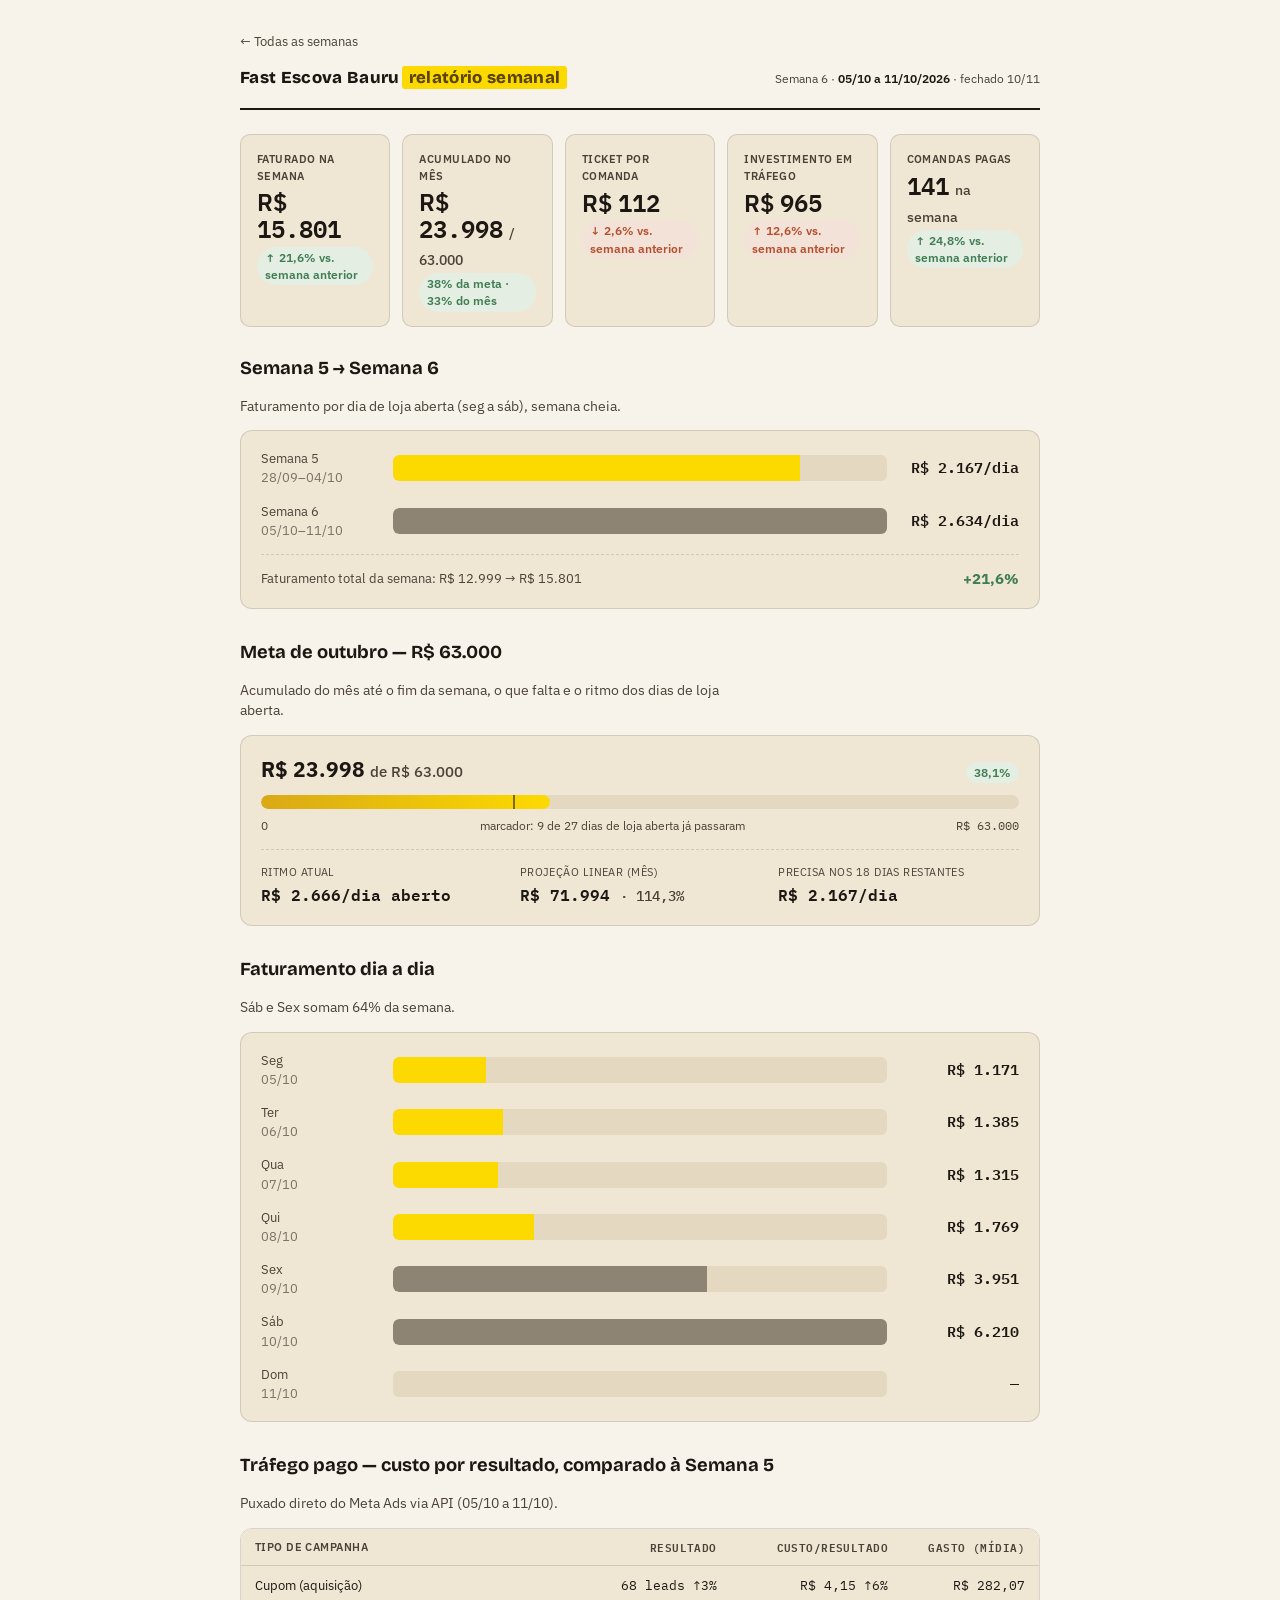
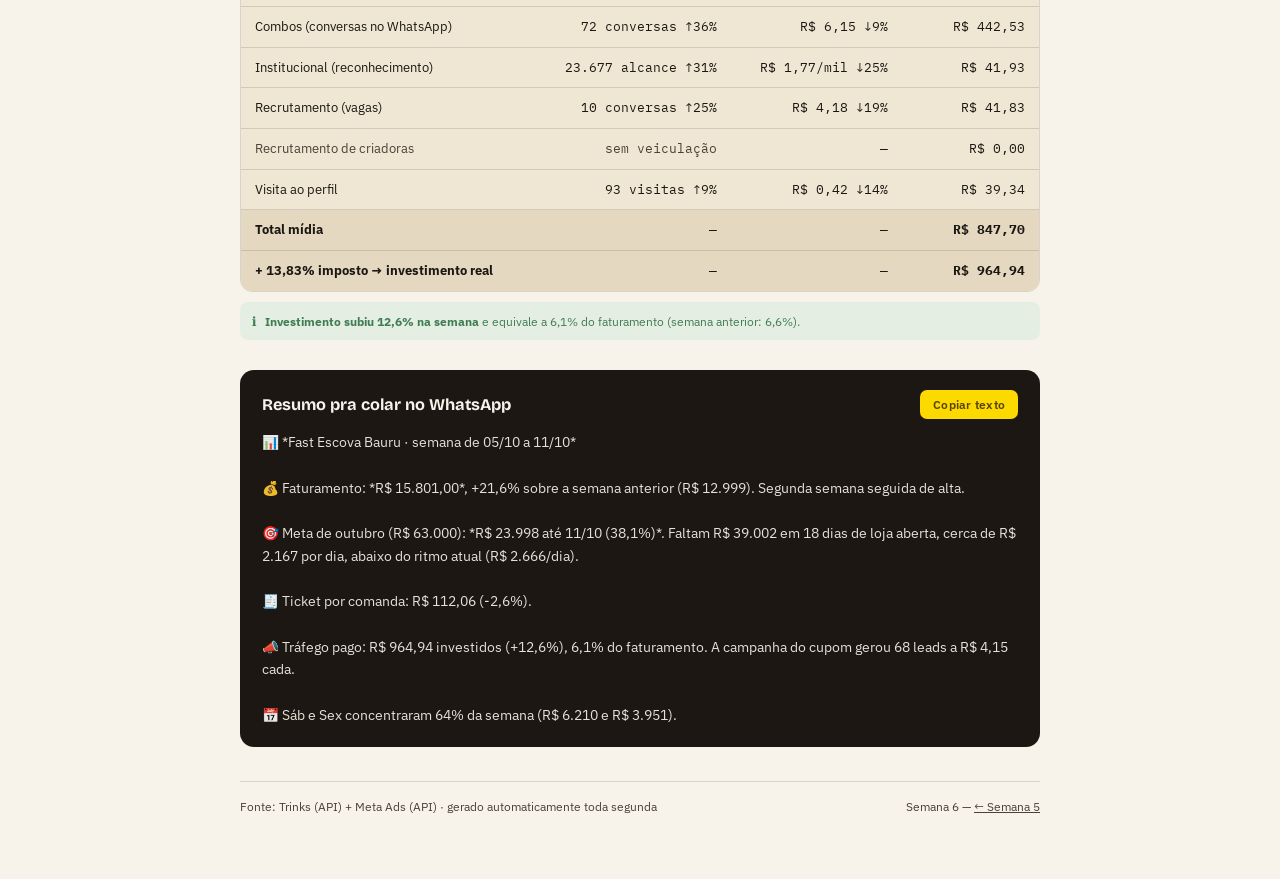
<file: semana-06.html>
<!doctype html>
<html lang="pt-BR">
<head>
<meta charset="utf-8">
<meta name="viewport" content="width=device-width, initial-scale=1">
<meta name="robots" content="noindex,nofollow">
<title>Semana 6 · Relatório Fast Escova Bauru</title>
<link rel="preconnect" href="https://fonts.googleapis.com"><link rel="preconnect" href="https://fonts.gstatic.com" crossorigin><link href="https://fonts.googleapis.com/css2?family=Bricolage+Grotesque:opsz,wght@12..96,400..800&family=IBM+Plex+Sans:wght@400;500;600;700&family=IBM+Plex+Mono:wght@400;500;600&display=swap" rel="stylesheet">
<link rel="stylesheet" href="style.css">
</head>
<body>
<div class="page">

  <a class="back-link" href="index.html">← Todas as semanas</a>
  <div class="masthead">
    <div class="brand">Fast Escova Bauru<span>relatório semanal</span></div>
    <div class="meta">Semana 6 · <b>05/10 a 11/10/2026</b> · fechado 10/11</div>
  </div>
  <div class="kpis kpis-5">
    <div class="kpi"><div class="label">Faturado na semana</div><div class="value">R$ <span class="num">15.801</span></div><span class="pill good">↑ 21,6% vs. semana anterior</span></div>
    <div class="kpi"><div class="label">Acumulado no mês</div><div class="value">R$ <span class="num">23.998</span> <span class="unit">/ 63.000</span></div><span class="pill good">38% da meta · 33% do mês</span></div>
    <div class="kpi"><div class="label">Ticket por comanda</div><div class="value">R$ <span class="num">112</span></div><span class="pill warn">↓ 2,6% vs. semana anterior</span></div>
    <div class="kpi"><div class="label">Investimento em tráfego</div><div class="value">R$ <span class="num">965</span></div><span class="pill warn">↑ 12,6% vs. semana anterior</span></div>
    <div class="kpi"><div class="label">Comandas pagas</div><div class="value"><span class="num">141</span> <span class="unit">na semana</span></div><span class="pill good">↑ 24,8% vs. semana anterior</span></div>
  </div>
  <section>
    <h2>Semana 5 → Semana 6</h2>
    <p class="dek">Faturamento por dia de loja aberta (seg a sáb), semana cheia.</p>
    <div class="compare">
      <div class="bar-row"><div class="bar-label">Semana 5<br><span style="opacity:.7">28/09–04/10</span></div><div class="bar-track"><div class="bar-fill s2" style="width:82.3%"></div></div><div class="bar-value num">R$ 2.167/dia</div></div>
      <div class="bar-row"><div class="bar-label">Semana 6<br><span style="opacity:.7">05/10–11/10</span></div><div class="bar-track"><div class="bar-fill s1" style="width:100.0%"></div></div><div class="bar-value num">R$ 2.634/dia</div></div>
      <div class="compare-foot"><span>Faturamento total da semana: R$ 12.999 → R$ 15.801</span><span class="delta" style="color:var(--good)">+21,6%</span></div>
    </div>
  </section>
  <section>
    <h2>Meta de outubro — R$ 63.000</h2>
    <p class="dek">Acumulado do mês até o fim da semana, o que falta e o ritmo dos dias de loja aberta.</p>
    <div class="meta-box">
      <div class="meta-top"><div class="amt">R$ 23.998 <span class="of">de R$ 63.000</span></div><span class="pill good">38,1%</span></div>
      <div class="meta-track"><div class="meta-fill" style="width:38.1%"></div><div class="meta-marker" style="left:33.3%" title="33,3% dos dias de loja aberta do mês já passaram"></div></div>
      <div class="meta-legend"><span>0</span><span>marcador: 9 de 27 dias de loja aberta já passaram</span><span class="num">R$ 63.000</span></div>
      <div class="meta-proj">
        <div class="item"><div class="k">Ritmo atual</div><div class="v num">R$ 2.666/dia aberto</div></div>
        <div class="item"><div class="k">Projeção linear (mês)</div><div class="v num">R$ 71.994 <span style="color:var(--text-soft); font-weight:500; font-size:0.85rem">· 114,3%</span></div></div>
        <div class="item"><div class="k">Precisa nos 18 dias restantes</div><div class="v num">R$ 2.167/dia</div></div>
      </div>
    </div>
  </section>
  <section>
    <h2>Faturamento dia a dia</h2>
    <p class="dek">Sáb e Sex somam 64% da semana.</p>
    <div class="compare">
      <div class="bar-row"><div class="bar-label">Seg<br><span style="opacity:.7">05/10</span></div><div class="bar-track"><div class="bar-fill s2" style="width:18.9%"></div></div><div class="bar-value num">R$ 1.171</div></div>
      <div class="bar-row"><div class="bar-label">Ter<br><span style="opacity:.7">06/10</span></div><div class="bar-track"><div class="bar-fill s2" style="width:22.3%"></div></div><div class="bar-value num">R$ 1.385</div></div>
      <div class="bar-row"><div class="bar-label">Qua<br><span style="opacity:.7">07/10</span></div><div class="bar-track"><div class="bar-fill s2" style="width:21.2%"></div></div><div class="bar-value num">R$ 1.315</div></div>
      <div class="bar-row"><div class="bar-label">Qui<br><span style="opacity:.7">08/10</span></div><div class="bar-track"><div class="bar-fill s2" style="width:28.5%"></div></div><div class="bar-value num">R$ 1.769</div></div>
      <div class="bar-row"><div class="bar-label">Sex<br><span style="opacity:.7">09/10</span></div><div class="bar-track"><div class="bar-fill s1" style="width:63.6%"></div></div><div class="bar-value num">R$ 3.951</div></div>
      <div class="bar-row"><div class="bar-label">Sáb<br><span style="opacity:.7">10/10</span></div><div class="bar-track"><div class="bar-fill s1" style="width:100.0%"></div></div><div class="bar-value num">R$ 6.210</div></div>
      <div class="bar-row"><div class="bar-label">Dom<br><span style="opacity:.7">11/10</span></div><div class="bar-track"><div class="bar-fill s2" style="width:0.0%"></div></div><div class="bar-value num">—</div></div>
    </div>
  </section>
  <section>
    <h2>Tráfego pago — custo por resultado, comparado à Semana 5</h2>
    <p class="dek">Puxado direto do Meta Ads via API (05/10 a 11/10).</p>
    <div class="traf-wrap">
      <table class="traf">
        <thead><tr><th>Tipo de campanha</th><th class="num">Resultado</th><th class="num">Custo/resultado</th><th class="num">Gasto (mídia)</th></tr></thead>
        <tbody>
          <tr><td>Cupom (aquisição)</td><td class="num">68 leads <span class="delta-down">↑3%</span></td><td class="num">R$ 4,15 <span class="delta-up">↑6%</span></td><td class="num">R$ 282,07</td></tr>
          <tr><td>Combos (conversas no WhatsApp)</td><td class="num">72 conversas <span class="delta-down">↑36%</span></td><td class="num">R$ 6,15 <span class="delta-down">↓9%</span></td><td class="num">R$ 442,53</td></tr>
          <tr><td>Institucional (reconhecimento)</td><td class="num">23.677 alcance <span class="delta-down">↑31%</span></td><td class="num">R$ 1,77/mil <span class="delta-down">↓25%</span></td><td class="num">R$ 41,93</td></tr>
          <tr><td>Recrutamento (vagas)</td><td class="num">10 conversas <span class="delta-down">↑25%</span></td><td class="num">R$ 4,18 <span class="delta-down">↓19%</span></td><td class="num">R$ 41,83</td></tr>
          <tr><td style="color:var(--text-soft)">Recrutamento de criadoras</td><td class="num" style="color:var(--text-soft)">sem veiculação</td><td class="num">—</td><td class="num">R$ 0,00</td></tr>
          <tr><td>Visita ao perfil</td><td class="num">93 visitas <span class="delta-down">↑9%</span></td><td class="num">R$ 0,42 <span class="delta-down">↓14%</span></td><td class="num">R$ 39,34</td></tr>
          <tr class="total"><td>Total mídia</td><td class="num">—</td><td class="num">—</td><td class="num">R$ 847,70</td></tr>
          <tr class="total"><td>+ 13,83% imposto → investimento real</td><td class="num">—</td><td class="num">—</td><td class="num">R$ 964,94</td></tr>
        </tbody>
      </table>
    </div>
    <div class="imposto-note info"><span>ℹ</span><span><b>Investimento subiu 12,6% na semana</b> e equivale a 6,1% do faturamento (semana anterior: 6,6%).</span></div>
  </section>
  <section>
    <div class="wa-block">
      <div class="wa-head">
        <h2>Resumo pra colar no WhatsApp</h2>
        <button class="copy-btn" id="copyBtn" onclick="copyResumo()">Copiar texto</button>
      </div>
      <div class="wa-body" id="resumoText">📊 *Fast Escova Bauru · semana de 05/10 a 11/10*

💰 Faturamento: *R$ 15.801,00*, +21,6% sobre a semana anterior (R$ 12.999). Segunda semana seguida de alta.

🎯 Meta de outubro (R$ 63.000): *R$ 23.998 até 11/10 (38,1%)*. Faltam R$ 39.002 em 18 dias de loja aberta, cerca de R$ 2.167 por dia, abaixo do ritmo atual (R$ 2.666/dia).

🧾 Ticket por comanda: R$ 112,06 (-2,6%).

📣 Tráfego pago: R$ 964,94 investidos (+12,6%), 6,1% do faturamento. A campanha do cupom gerou 68 leads a R$ 4,15 cada.

📅 Sáb e Sex concentraram 64% da semana (R$ 6.210 e R$ 3.951).</div>
    </div>
  </section>
  <footer>
    <span>Fonte: Trinks (API) + Meta Ads (API) · gerado automaticamente toda segunda</span>
    <span>Semana 6 — <a href="semana-05.html" style="color:inherit">← Semana 5</a></span>
  </footer>

</div>

<script>
function copyResumo(){
  const text = document.getElementById('resumoText').innerText;
  const btn = document.getElementById('copyBtn');
  navigator.clipboard.writeText(text).then(()=>{
    const original = btn.textContent;
    btn.textContent = 'Copiado ✓';
    setTimeout(()=>{ btn.textContent = original; }, 1800);
  }).catch(()=>{
    btn.textContent = 'Selecione o texto acima';
    setTimeout(()=>{ btn.textContent = 'Copiar texto'; }, 1800);
  });
}
</script>
</body>
</html>
</file>
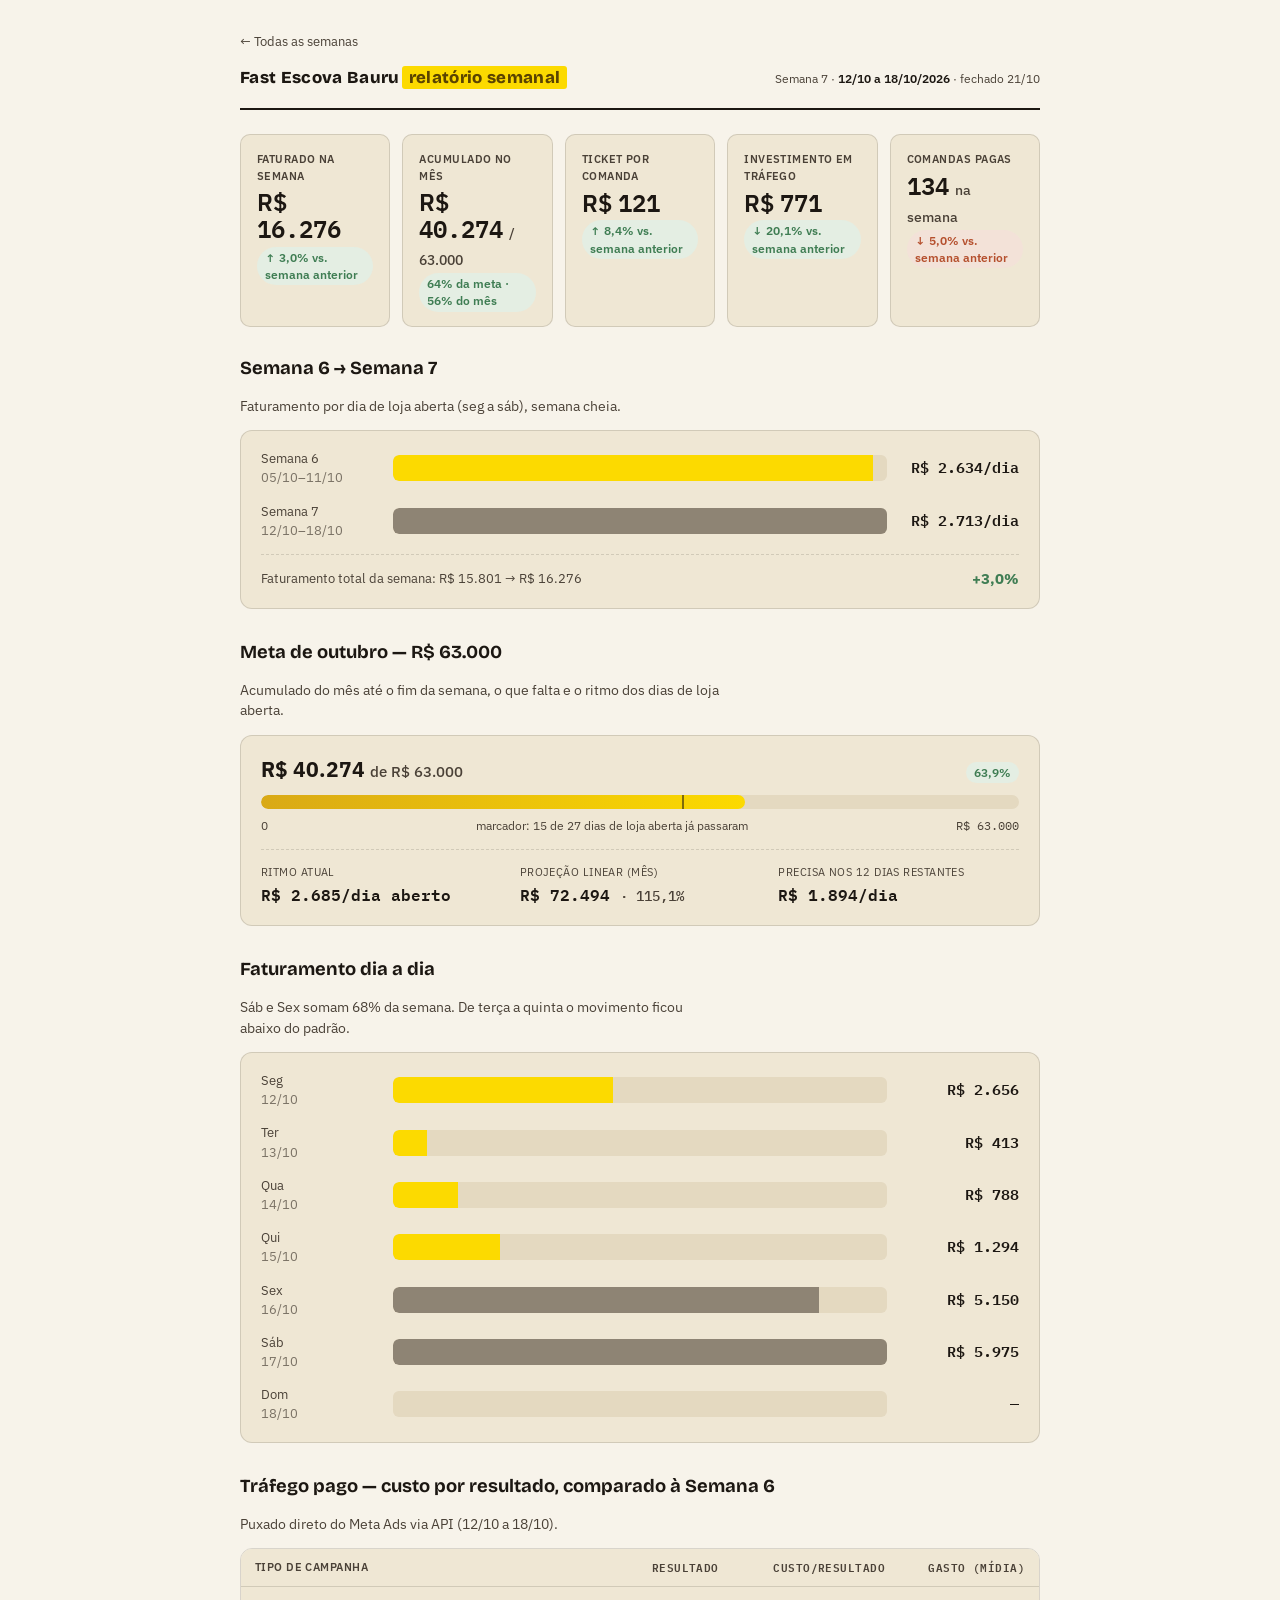
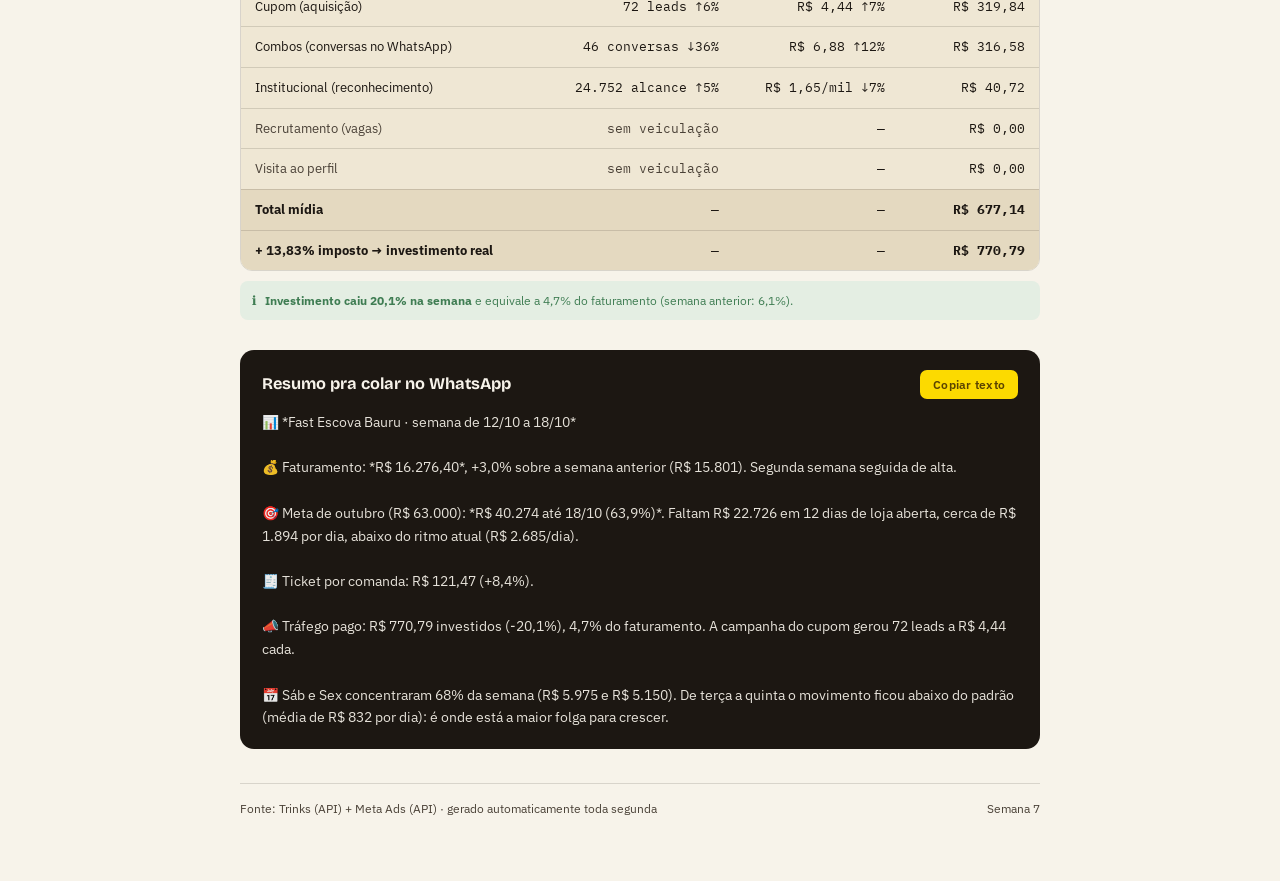
<file: semana-07.html>
<!doctype html>
<html lang="pt-BR">
<head>
<meta charset="utf-8">
<meta name="viewport" content="width=device-width, initial-scale=1">
<meta name="robots" content="noindex,nofollow">
<title>Semana 7 · Relatório Fast Escova Bauru</title>
<link rel="preconnect" href="https://fonts.googleapis.com"><link rel="preconnect" href="https://fonts.gstatic.com" crossorigin><link href="https://fonts.googleapis.com/css2?family=Bricolage+Grotesque:opsz,wght@12..96,400..800&family=IBM+Plex+Sans:wght@400;500;600;700&family=IBM+Plex+Mono:wght@400;500;600&display=swap" rel="stylesheet">
<link rel="stylesheet" href="style.css">
</head>
<body>
<div class="page">

  <a class="back-link" href="index.html">← Todas as semanas</a>
  <div class="masthead">
    <div class="brand">Fast Escova Bauru<span>relatório semanal</span></div>
    <div class="meta">Semana 7 · <b>12/10 a 18/10/2026</b> · fechado 21/10</div>
  </div>
  <div class="kpis kpis-5">
    <div class="kpi"><div class="label">Faturado na semana</div><div class="value">R$ <span class="num">16.276</span></div><span class="pill good">↑ 3,0% vs. semana anterior</span></div>
    <div class="kpi"><div class="label">Acumulado no mês</div><div class="value">R$ <span class="num">40.274</span> <span class="unit">/ 63.000</span></div><span class="pill good">64% da meta · 56% do mês</span></div>
    <div class="kpi"><div class="label">Ticket por comanda</div><div class="value">R$ <span class="num">121</span></div><span class="pill good">↑ 8,4% vs. semana anterior</span></div>
    <div class="kpi"><div class="label">Investimento em tráfego</div><div class="value">R$ <span class="num">771</span></div><span class="pill good">↓ 20,1% vs. semana anterior</span></div>
    <div class="kpi"><div class="label">Comandas pagas</div><div class="value"><span class="num">134</span> <span class="unit">na semana</span></div><span class="pill warn">↓ 5,0% vs. semana anterior</span></div>
  </div>
  <section>
    <h2>Semana 6 → Semana 7</h2>
    <p class="dek">Faturamento por dia de loja aberta (seg a sáb), semana cheia.</p>
    <div class="compare">
      <div class="bar-row"><div class="bar-label">Semana 6<br><span style="opacity:.7">05/10–11/10</span></div><div class="bar-track"><div class="bar-fill s2" style="width:97.1%"></div></div><div class="bar-value num">R$ 2.634/dia</div></div>
      <div class="bar-row"><div class="bar-label">Semana 7<br><span style="opacity:.7">12/10–18/10</span></div><div class="bar-track"><div class="bar-fill s1" style="width:100.0%"></div></div><div class="bar-value num">R$ 2.713/dia</div></div>
      <div class="compare-foot"><span>Faturamento total da semana: R$ 15.801 → R$ 16.276</span><span class="delta" style="color:var(--good)">+3,0%</span></div>
    </div>
  </section>
  <section>
    <h2>Meta de outubro — R$ 63.000</h2>
    <p class="dek">Acumulado do mês até o fim da semana, o que falta e o ritmo dos dias de loja aberta.</p>
    <div class="meta-box">
      <div class="meta-top"><div class="amt">R$ 40.274 <span class="of">de R$ 63.000</span></div><span class="pill good">63,9%</span></div>
      <div class="meta-track"><div class="meta-fill" style="width:63.9%"></div><div class="meta-marker" style="left:55.6%" title="55,6% dos dias de loja aberta do mês já passaram"></div></div>
      <div class="meta-legend"><span>0</span><span>marcador: 15 de 27 dias de loja aberta já passaram</span><span class="num">R$ 63.000</span></div>
      <div class="meta-proj">
        <div class="item"><div class="k">Ritmo atual</div><div class="v num">R$ 2.685/dia aberto</div></div>
        <div class="item"><div class="k">Projeção linear (mês)</div><div class="v num">R$ 72.494 <span style="color:var(--text-soft); font-weight:500; font-size:0.85rem">· 115,1%</span></div></div>
        <div class="item"><div class="k">Precisa nos 12 dias restantes</div><div class="v num">R$ 1.894/dia</div></div>
      </div>
    </div>
  </section>
  <section>
    <h2>Faturamento dia a dia</h2>
    <p class="dek">Sáb e Sex somam 68% da semana. De terça a quinta o movimento ficou abaixo do padrão.</p>
    <div class="compare">
      <div class="bar-row"><div class="bar-label">Seg<br><span style="opacity:.7">12/10</span></div><div class="bar-track"><div class="bar-fill s2" style="width:44.5%"></div></div><div class="bar-value num">R$ 2.656</div></div>
      <div class="bar-row"><div class="bar-label">Ter<br><span style="opacity:.7">13/10</span></div><div class="bar-track"><div class="bar-fill s2" style="width:6.9%"></div></div><div class="bar-value num">R$ 413</div></div>
      <div class="bar-row"><div class="bar-label">Qua<br><span style="opacity:.7">14/10</span></div><div class="bar-track"><div class="bar-fill s2" style="width:13.2%"></div></div><div class="bar-value num">R$ 788</div></div>
      <div class="bar-row"><div class="bar-label">Qui<br><span style="opacity:.7">15/10</span></div><div class="bar-track"><div class="bar-fill s2" style="width:21.7%"></div></div><div class="bar-value num">R$ 1.294</div></div>
      <div class="bar-row"><div class="bar-label">Sex<br><span style="opacity:.7">16/10</span></div><div class="bar-track"><div class="bar-fill s1" style="width:86.2%"></div></div><div class="bar-value num">R$ 5.150</div></div>
      <div class="bar-row"><div class="bar-label">Sáb<br><span style="opacity:.7">17/10</span></div><div class="bar-track"><div class="bar-fill s1" style="width:100.0%"></div></div><div class="bar-value num">R$ 5.975</div></div>
      <div class="bar-row"><div class="bar-label">Dom<br><span style="opacity:.7">18/10</span></div><div class="bar-track"><div class="bar-fill s2" style="width:0.0%"></div></div><div class="bar-value num">—</div></div>
    </div>
  </section>
  <section>
    <h2>Tráfego pago — custo por resultado, comparado à Semana 6</h2>
    <p class="dek">Puxado direto do Meta Ads via API (12/10 a 18/10).</p>
    <div class="traf-wrap">
      <table class="traf">
        <thead><tr><th>Tipo de campanha</th><th class="num">Resultado</th><th class="num">Custo/resultado</th><th class="num">Gasto (mídia)</th></tr></thead>
        <tbody>
          <tr><td>Cupom (aquisição)</td><td class="num">72 leads <span class="delta-down">↑6%</span></td><td class="num">R$ 4,44 <span class="delta-up">↑7%</span></td><td class="num">R$ 319,84</td></tr>
          <tr><td>Combos (conversas no WhatsApp)</td><td class="num">46 conversas <span class="delta-up">↓36%</span></td><td class="num">R$ 6,88 <span class="delta-up">↑12%</span></td><td class="num">R$ 316,58</td></tr>
          <tr><td>Institucional (reconhecimento)</td><td class="num">24.752 alcance <span class="delta-down">↑5%</span></td><td class="num">R$ 1,65/mil <span class="delta-down">↓7%</span></td><td class="num">R$ 40,72</td></tr>
          <tr><td style="color:var(--text-soft)">Recrutamento (vagas)</td><td class="num" style="color:var(--text-soft)">sem veiculação</td><td class="num">—</td><td class="num">R$ 0,00</td></tr>
          <tr><td style="color:var(--text-soft)">Visita ao perfil</td><td class="num" style="color:var(--text-soft)">sem veiculação</td><td class="num">—</td><td class="num">R$ 0,00</td></tr>
          <tr class="total"><td>Total mídia</td><td class="num">—</td><td class="num">—</td><td class="num">R$ 677,14</td></tr>
          <tr class="total"><td>+ 13,83% imposto → investimento real</td><td class="num">—</td><td class="num">—</td><td class="num">R$ 770,79</td></tr>
        </tbody>
      </table>
    </div>
    <div class="imposto-note info"><span>ℹ</span><span><b>Investimento caiu 20,1% na semana</b> e equivale a 4,7% do faturamento (semana anterior: 6,1%).</span></div>
  </section>
  <section>
    <div class="wa-block">
      <div class="wa-head">
        <h2>Resumo pra colar no WhatsApp</h2>
        <button class="copy-btn" id="copyBtn" onclick="copyResumo()">Copiar texto</button>
      </div>
      <div class="wa-body" id="resumoText">📊 *Fast Escova Bauru · semana de 12/10 a 18/10*

💰 Faturamento: *R$ 16.276,40*, +3,0% sobre a semana anterior (R$ 15.801). Segunda semana seguida de alta.

🎯 Meta de outubro (R$ 63.000): *R$ 40.274 até 18/10 (63,9%)*. Faltam R$ 22.726 em 12 dias de loja aberta, cerca de R$ 1.894 por dia, abaixo do ritmo atual (R$ 2.685/dia).

🧾 Ticket por comanda: R$ 121,47 (+8,4%).

📣 Tráfego pago: R$ 770,79 investidos (-20,1%), 4,7% do faturamento. A campanha do cupom gerou 72 leads a R$ 4,44 cada.

📅 Sáb e Sex concentraram 68% da semana (R$ 5.975 e R$ 5.150). De terça a quinta o movimento ficou abaixo do padrão (média de R$ 832 por dia): é onde está a maior folga para crescer.</div>
    </div>
  </section>
  <footer>
    <span>Fonte: Trinks (API) + Meta Ads (API) · gerado automaticamente toda segunda</span>
    <span>Semana 7</span>
  </footer>

</div>

<script>
function copyResumo(){
  const text = document.getElementById('resumoText').innerText;
  const btn = document.getElementById('copyBtn');
  navigator.clipboard.writeText(text).then(()=>{
    const original = btn.textContent;
    btn.textContent = 'Copiado ✓';
    setTimeout(()=>{ btn.textContent = original; }, 1800);
  }).catch(()=>{
    btn.textContent = 'Selecione o texto acima';
    setTimeout(()=>{ btn.textContent = 'Copiar texto'; }, 1800);
  });
}
</script>
</body>
</html>
</file>
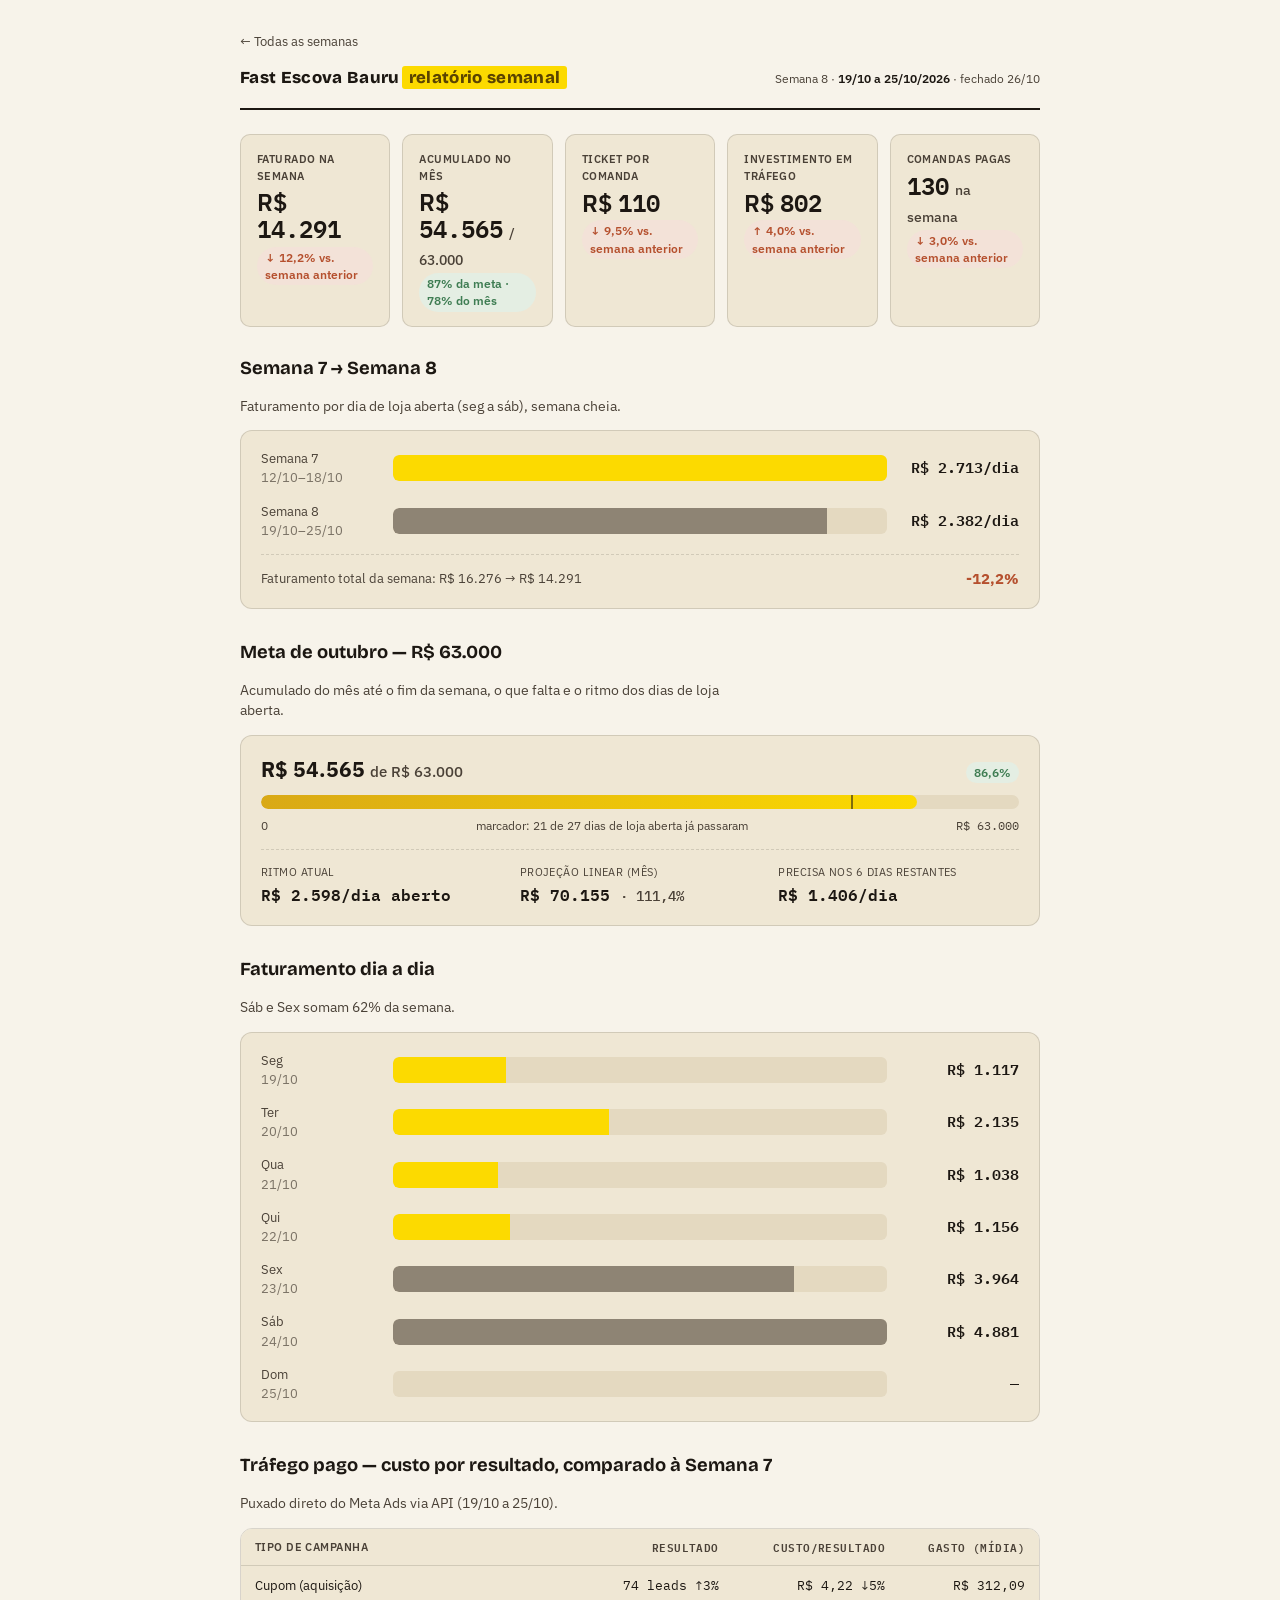
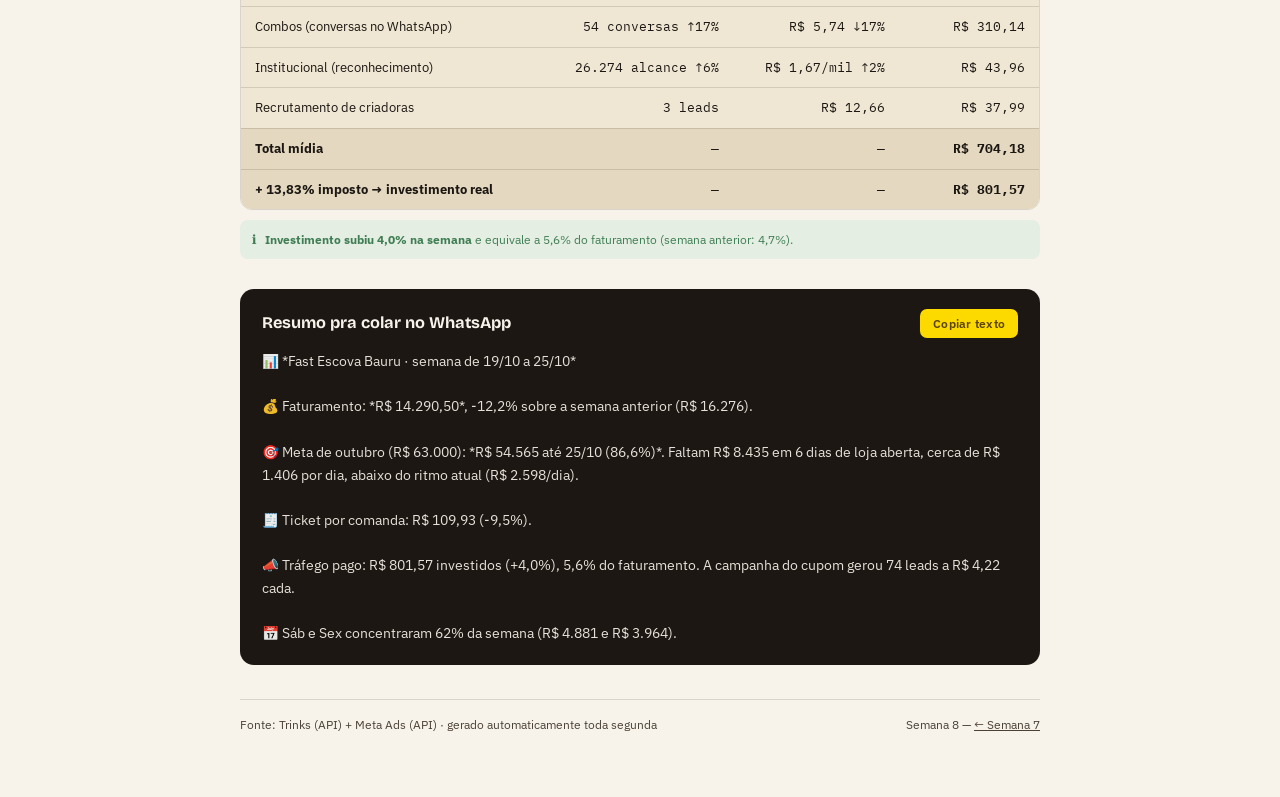
<file: semana-08.html>
<!doctype html>
<html lang="pt-BR">
<head>
<meta charset="utf-8">
<meta name="viewport" content="width=device-width, initial-scale=1">
<meta name="robots" content="noindex,nofollow">
<title>Semana 8 · Relatório Fast Escova Bauru</title>
<link rel="preconnect" href="https://fonts.googleapis.com"><link rel="preconnect" href="https://fonts.gstatic.com" crossorigin><link href="https://fonts.googleapis.com/css2?family=Bricolage+Grotesque:opsz,wght@12..96,400..800&family=IBM+Plex+Sans:wght@400;500;600;700&family=IBM+Plex+Mono:wght@400;500;600&display=swap" rel="stylesheet">
<link rel="stylesheet" href="style.css">
</head>
<body>
<div class="page">

  <a class="back-link" href="index.html">← Todas as semanas</a>
  <div class="masthead">
    <div class="brand">Fast Escova Bauru<span>relatório semanal</span></div>
    <div class="meta">Semana 8 · <b>19/10 a 25/10/2026</b> · fechado 26/10</div>
  </div>
  <div class="kpis kpis-5">
    <div class="kpi"><div class="label">Faturado na semana</div><div class="value">R$ <span class="num">14.291</span></div><span class="pill warn">↓ 12,2% vs. semana anterior</span></div>
    <div class="kpi"><div class="label">Acumulado no mês</div><div class="value">R$ <span class="num">54.565</span> <span class="unit">/ 63.000</span></div><span class="pill good">87% da meta · 78% do mês</span></div>
    <div class="kpi"><div class="label">Ticket por comanda</div><div class="value">R$ <span class="num">110</span></div><span class="pill warn">↓ 9,5% vs. semana anterior</span></div>
    <div class="kpi"><div class="label">Investimento em tráfego</div><div class="value">R$ <span class="num">802</span></div><span class="pill warn">↑ 4,0% vs. semana anterior</span></div>
    <div class="kpi"><div class="label">Comandas pagas</div><div class="value"><span class="num">130</span> <span class="unit">na semana</span></div><span class="pill warn">↓ 3,0% vs. semana anterior</span></div>
  </div>
  <section>
    <h2>Semana 7 → Semana 8</h2>
    <p class="dek">Faturamento por dia de loja aberta (seg a sáb), semana cheia.</p>
    <div class="compare">
      <div class="bar-row"><div class="bar-label">Semana 7<br><span style="opacity:.7">12/10–18/10</span></div><div class="bar-track"><div class="bar-fill s2" style="width:100.0%"></div></div><div class="bar-value num">R$ 2.713/dia</div></div>
      <div class="bar-row"><div class="bar-label">Semana 8<br><span style="opacity:.7">19/10–25/10</span></div><div class="bar-track"><div class="bar-fill s1" style="width:87.8%"></div></div><div class="bar-value num">R$ 2.382/dia</div></div>
      <div class="compare-foot"><span>Faturamento total da semana: R$ 16.276 → R$ 14.291</span><span class="delta" style="color:var(--warn)">-12,2%</span></div>
    </div>
  </section>
  <section>
    <h2>Meta de outubro — R$ 63.000</h2>
    <p class="dek">Acumulado do mês até o fim da semana, o que falta e o ritmo dos dias de loja aberta.</p>
    <div class="meta-box">
      <div class="meta-top"><div class="amt">R$ 54.565 <span class="of">de R$ 63.000</span></div><span class="pill good">86,6%</span></div>
      <div class="meta-track"><div class="meta-fill" style="width:86.6%"></div><div class="meta-marker" style="left:77.8%" title="77,8% dos dias de loja aberta do mês já passaram"></div></div>
      <div class="meta-legend"><span>0</span><span>marcador: 21 de 27 dias de loja aberta já passaram</span><span class="num">R$ 63.000</span></div>
      <div class="meta-proj">
        <div class="item"><div class="k">Ritmo atual</div><div class="v num">R$ 2.598/dia aberto</div></div>
        <div class="item"><div class="k">Projeção linear (mês)</div><div class="v num">R$ 70.155 <span style="color:var(--text-soft); font-weight:500; font-size:0.85rem">· 111,4%</span></div></div>
        <div class="item"><div class="k">Precisa nos 6 dias restantes</div><div class="v num">R$ 1.406/dia</div></div>
      </div>
    </div>
  </section>
  <section>
    <h2>Faturamento dia a dia</h2>
    <p class="dek">Sáb e Sex somam 62% da semana.</p>
    <div class="compare">
      <div class="bar-row"><div class="bar-label">Seg<br><span style="opacity:.7">19/10</span></div><div class="bar-track"><div class="bar-fill s2" style="width:22.9%"></div></div><div class="bar-value num">R$ 1.117</div></div>
      <div class="bar-row"><div class="bar-label">Ter<br><span style="opacity:.7">20/10</span></div><div class="bar-track"><div class="bar-fill s2" style="width:43.7%"></div></div><div class="bar-value num">R$ 2.135</div></div>
      <div class="bar-row"><div class="bar-label">Qua<br><span style="opacity:.7">21/10</span></div><div class="bar-track"><div class="bar-fill s2" style="width:21.3%"></div></div><div class="bar-value num">R$ 1.038</div></div>
      <div class="bar-row"><div class="bar-label">Qui<br><span style="opacity:.7">22/10</span></div><div class="bar-track"><div class="bar-fill s2" style="width:23.7%"></div></div><div class="bar-value num">R$ 1.156</div></div>
      <div class="bar-row"><div class="bar-label">Sex<br><span style="opacity:.7">23/10</span></div><div class="bar-track"><div class="bar-fill s1" style="width:81.2%"></div></div><div class="bar-value num">R$ 3.964</div></div>
      <div class="bar-row"><div class="bar-label">Sáb<br><span style="opacity:.7">24/10</span></div><div class="bar-track"><div class="bar-fill s1" style="width:100.0%"></div></div><div class="bar-value num">R$ 4.881</div></div>
      <div class="bar-row"><div class="bar-label">Dom<br><span style="opacity:.7">25/10</span></div><div class="bar-track"><div class="bar-fill s2" style="width:0.0%"></div></div><div class="bar-value num">—</div></div>
    </div>
  </section>
  <section>
    <h2>Tráfego pago — custo por resultado, comparado à Semana 7</h2>
    <p class="dek">Puxado direto do Meta Ads via API (19/10 a 25/10).</p>
    <div class="traf-wrap">
      <table class="traf">
        <thead><tr><th>Tipo de campanha</th><th class="num">Resultado</th><th class="num">Custo/resultado</th><th class="num">Gasto (mídia)</th></tr></thead>
        <tbody>
          <tr><td>Cupom (aquisição)</td><td class="num">74 leads <span class="delta-down">↑3%</span></td><td class="num">R$ 4,22 <span class="delta-down">↓5%</span></td><td class="num">R$ 312,09</td></tr>
          <tr><td>Combos (conversas no WhatsApp)</td><td class="num">54 conversas <span class="delta-down">↑17%</span></td><td class="num">R$ 5,74 <span class="delta-down">↓17%</span></td><td class="num">R$ 310,14</td></tr>
          <tr><td>Institucional (reconhecimento)</td><td class="num">26.274 alcance <span class="delta-down">↑6%</span></td><td class="num">R$ 1,67/mil <span class="delta-up">↑2%</span></td><td class="num">R$ 43,96</td></tr>
          <tr><td>Recrutamento de criadoras</td><td class="num">3 leads</td><td class="num">R$ 12,66</td><td class="num">R$ 37,99</td></tr>
          <tr class="total"><td>Total mídia</td><td class="num">—</td><td class="num">—</td><td class="num">R$ 704,18</td></tr>
          <tr class="total"><td>+ 13,83% imposto → investimento real</td><td class="num">—</td><td class="num">—</td><td class="num">R$ 801,57</td></tr>
        </tbody>
      </table>
    </div>
    <div class="imposto-note info"><span>ℹ</span><span><b>Investimento subiu 4,0% na semana</b> e equivale a 5,6% do faturamento (semana anterior: 4,7%).</span></div>
  </section>
  <section>
    <div class="wa-block">
      <div class="wa-head">
        <h2>Resumo pra colar no WhatsApp</h2>
        <button class="copy-btn" id="copyBtn" onclick="copyResumo()">Copiar texto</button>
      </div>
      <div class="wa-body" id="resumoText">📊 *Fast Escova Bauru · semana de 19/10 a 25/10*

💰 Faturamento: *R$ 14.290,50*, -12,2% sobre a semana anterior (R$ 16.276).

🎯 Meta de outubro (R$ 63.000): *R$ 54.565 até 25/10 (86,6%)*. Faltam R$ 8.435 em 6 dias de loja aberta, cerca de R$ 1.406 por dia, abaixo do ritmo atual (R$ 2.598/dia).

🧾 Ticket por comanda: R$ 109,93 (-9,5%).

📣 Tráfego pago: R$ 801,57 investidos (+4,0%), 5,6% do faturamento. A campanha do cupom gerou 74 leads a R$ 4,22 cada.

📅 Sáb e Sex concentraram 62% da semana (R$ 4.881 e R$ 3.964).</div>
    </div>
  </section>
  <footer>
    <span>Fonte: Trinks (API) + Meta Ads (API) · gerado automaticamente toda segunda</span>
    <span>Semana 8 — <a href="semana-07.html" style="color:inherit">← Semana 7</a></span>
  </footer>

</div>

<script>
function copyResumo(){
  const text = document.getElementById('resumoText').innerText;
  const btn = document.getElementById('copyBtn');
  navigator.clipboard.writeText(text).then(()=>{
    const original = btn.textContent;
    btn.textContent = 'Copiado ✓';
    setTimeout(()=>{ btn.textContent = original; }, 1800);
  }).catch(()=>{
    btn.textContent = 'Selecione o texto acima';
    setTimeout(()=>{ btn.textContent = 'Copiar texto'; }, 1800);
  });
}
</script>
</body>
</html>
</file>
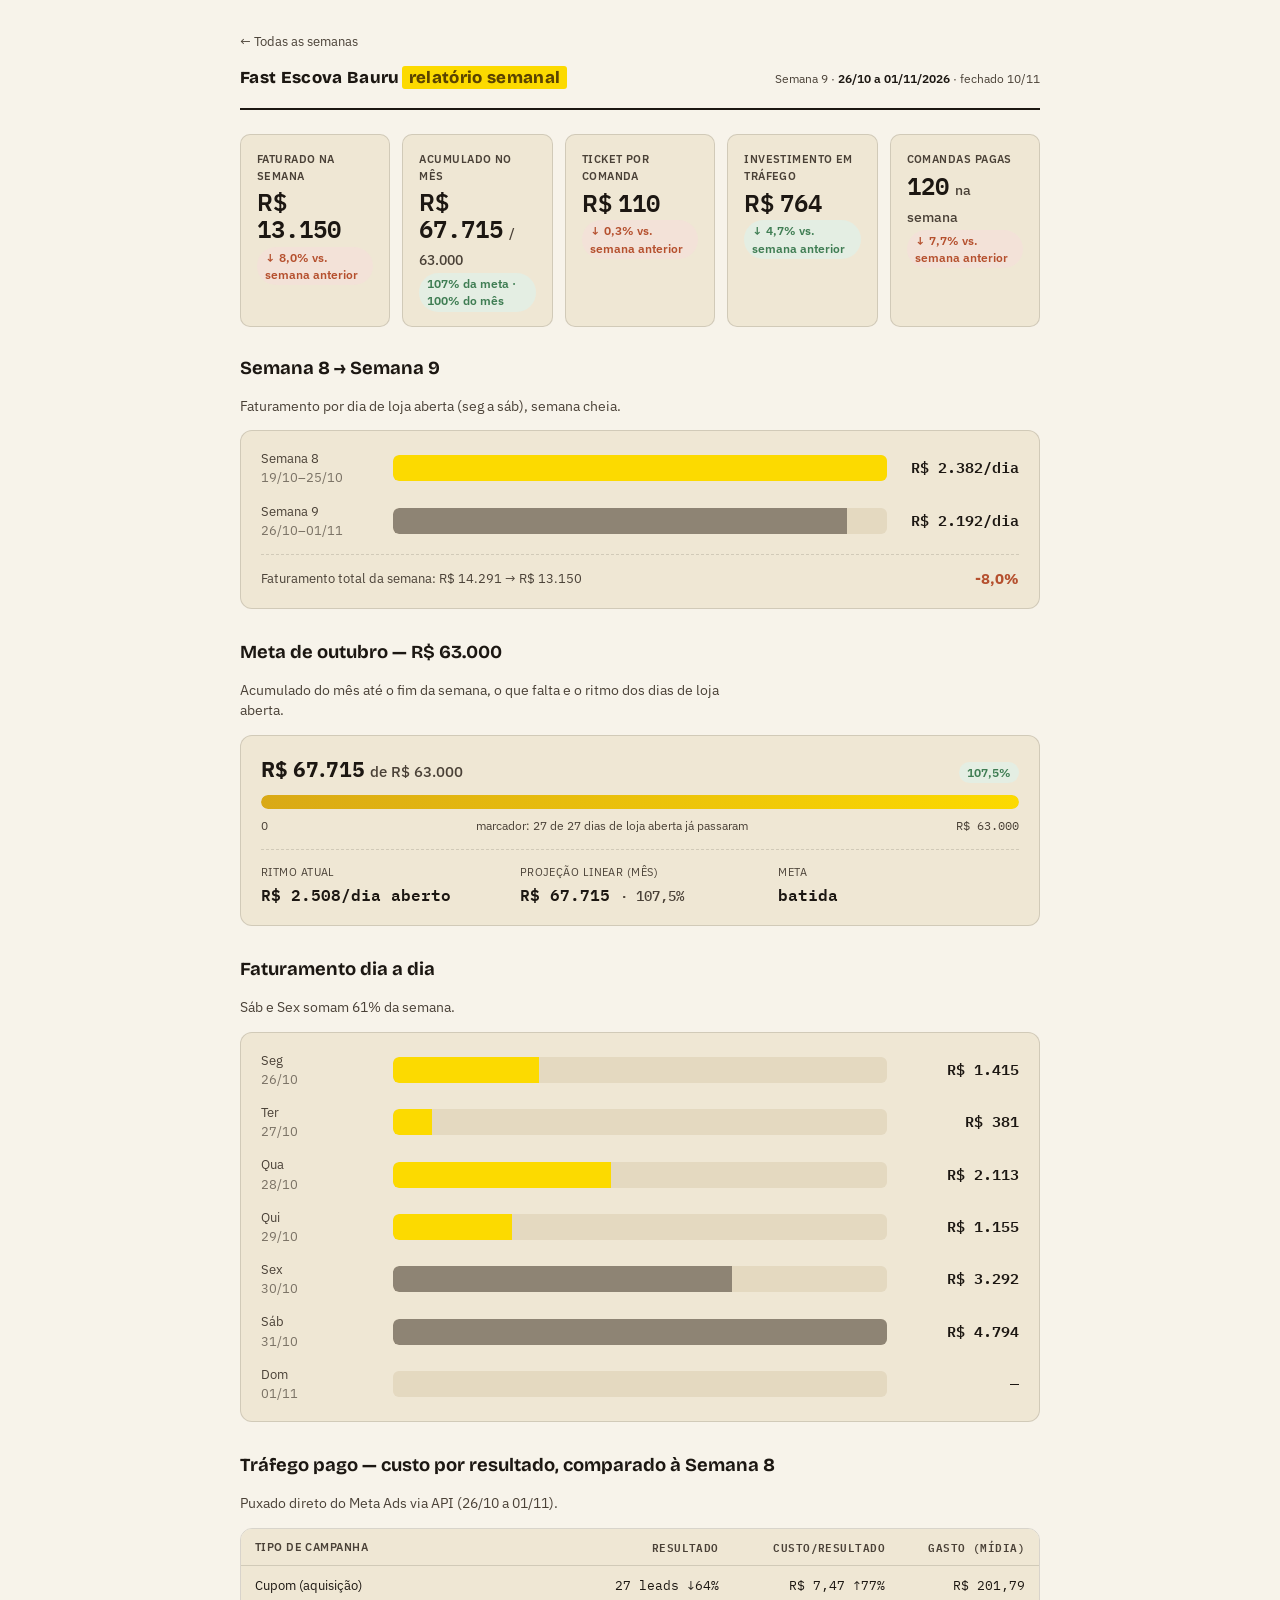
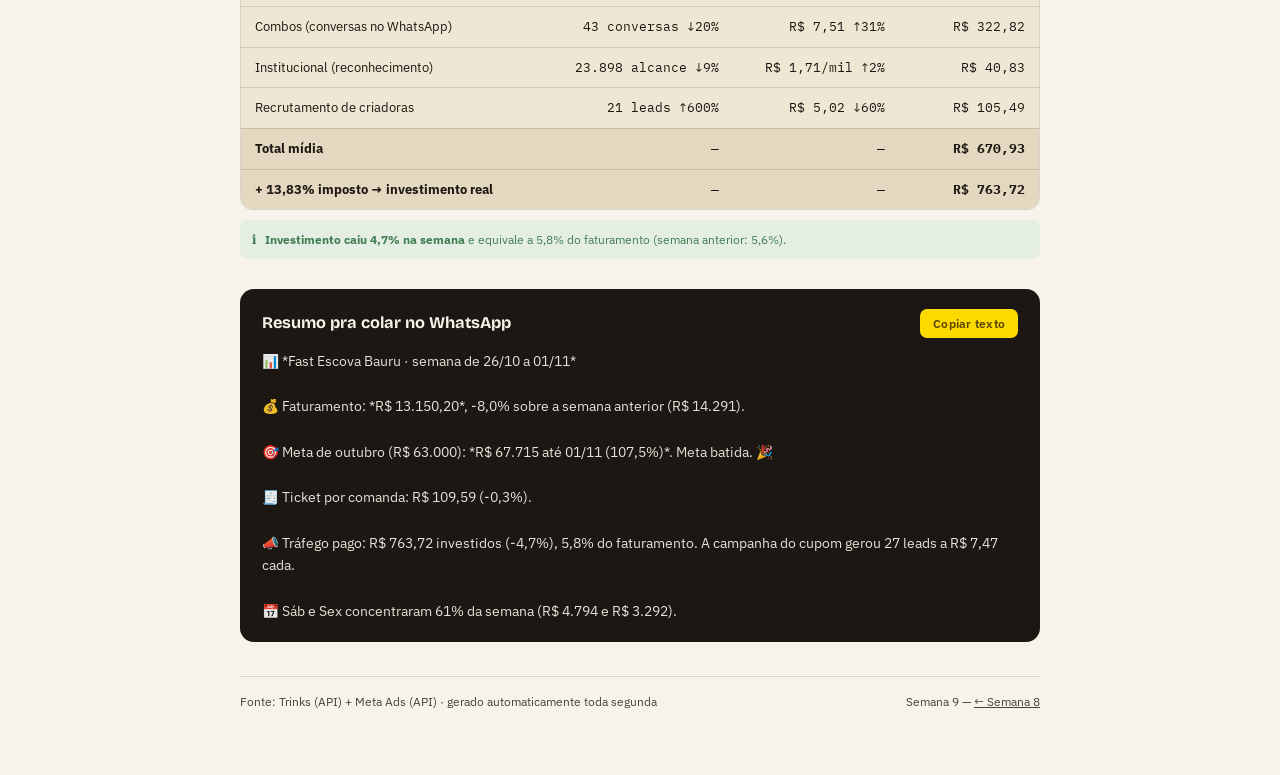
<file: semana-09.html>
<!doctype html>
<html lang="pt-BR">
<head>
<meta charset="utf-8">
<meta name="viewport" content="width=device-width, initial-scale=1">
<meta name="robots" content="noindex,nofollow">
<title>Semana 9 · Relatório Fast Escova Bauru</title>
<link rel="preconnect" href="https://fonts.googleapis.com"><link rel="preconnect" href="https://fonts.gstatic.com" crossorigin><link href="https://fonts.googleapis.com/css2?family=Bricolage+Grotesque:opsz,wght@12..96,400..800&family=IBM+Plex+Sans:wght@400;500;600;700&family=IBM+Plex+Mono:wght@400;500;600&display=swap" rel="stylesheet">
<link rel="stylesheet" href="style.css">
</head>
<body>
<div class="page">

  <a class="back-link" href="index.html">← Todas as semanas</a>
  <div class="masthead">
    <div class="brand">Fast Escova Bauru<span>relatório semanal</span></div>
    <div class="meta">Semana 9 · <b>26/10 a 01/11/2026</b> · fechado 10/11</div>
  </div>
  <div class="kpis kpis-5">
    <div class="kpi"><div class="label">Faturado na semana</div><div class="value">R$ <span class="num">13.150</span></div><span class="pill warn">↓ 8,0% vs. semana anterior</span></div>
    <div class="kpi"><div class="label">Acumulado no mês</div><div class="value">R$ <span class="num">67.715</span> <span class="unit">/ 63.000</span></div><span class="pill good">107% da meta · 100% do mês</span></div>
    <div class="kpi"><div class="label">Ticket por comanda</div><div class="value">R$ <span class="num">110</span></div><span class="pill warn">↓ 0,3% vs. semana anterior</span></div>
    <div class="kpi"><div class="label">Investimento em tráfego</div><div class="value">R$ <span class="num">764</span></div><span class="pill good">↓ 4,7% vs. semana anterior</span></div>
    <div class="kpi"><div class="label">Comandas pagas</div><div class="value"><span class="num">120</span> <span class="unit">na semana</span></div><span class="pill warn">↓ 7,7% vs. semana anterior</span></div>
  </div>
  <section>
    <h2>Semana 8 → Semana 9</h2>
    <p class="dek">Faturamento por dia de loja aberta (seg a sáb), semana cheia.</p>
    <div class="compare">
      <div class="bar-row"><div class="bar-label">Semana 8<br><span style="opacity:.7">19/10–25/10</span></div><div class="bar-track"><div class="bar-fill s2" style="width:100.0%"></div></div><div class="bar-value num">R$ 2.382/dia</div></div>
      <div class="bar-row"><div class="bar-label">Semana 9<br><span style="opacity:.7">26/10–01/11</span></div><div class="bar-track"><div class="bar-fill s1" style="width:92.0%"></div></div><div class="bar-value num">R$ 2.192/dia</div></div>
      <div class="compare-foot"><span>Faturamento total da semana: R$ 14.291 → R$ 13.150</span><span class="delta" style="color:var(--warn)">-8,0%</span></div>
    </div>
  </section>
  <section>
    <h2>Meta de outubro — R$ 63.000</h2>
    <p class="dek">Acumulado do mês até o fim da semana, o que falta e o ritmo dos dias de loja aberta.</p>
    <div class="meta-box">
      <div class="meta-top"><div class="amt">R$ 67.715 <span class="of">de R$ 63.000</span></div><span class="pill good">107,5%</span></div>
      <div class="meta-track"><div class="meta-fill" style="width:100.0%"></div><div class="meta-marker" style="left:100.0%" title="100,0% dos dias de loja aberta do mês já passaram"></div></div>
      <div class="meta-legend"><span>0</span><span>marcador: 27 de 27 dias de loja aberta já passaram</span><span class="num">R$ 63.000</span></div>
      <div class="meta-proj">
        <div class="item"><div class="k">Ritmo atual</div><div class="v num">R$ 2.508/dia aberto</div></div>
        <div class="item"><div class="k">Projeção linear (mês)</div><div class="v num">R$ 67.715 <span style="color:var(--text-soft); font-weight:500; font-size:0.85rem">· 107,5%</span></div></div>
        <div class="item"><div class="k">Meta</div><div class="v num">batida</div></div>
      </div>
    </div>
  </section>
  <section>
    <h2>Faturamento dia a dia</h2>
    <p class="dek">Sáb e Sex somam 61% da semana.</p>
    <div class="compare">
      <div class="bar-row"><div class="bar-label">Seg<br><span style="opacity:.7">26/10</span></div><div class="bar-track"><div class="bar-fill s2" style="width:29.5%"></div></div><div class="bar-value num">R$ 1.415</div></div>
      <div class="bar-row"><div class="bar-label">Ter<br><span style="opacity:.7">27/10</span></div><div class="bar-track"><div class="bar-fill s2" style="width:7.9%"></div></div><div class="bar-value num">R$ 381</div></div>
      <div class="bar-row"><div class="bar-label">Qua<br><span style="opacity:.7">28/10</span></div><div class="bar-track"><div class="bar-fill s2" style="width:44.1%"></div></div><div class="bar-value num">R$ 2.113</div></div>
      <div class="bar-row"><div class="bar-label">Qui<br><span style="opacity:.7">29/10</span></div><div class="bar-track"><div class="bar-fill s2" style="width:24.1%"></div></div><div class="bar-value num">R$ 1.155</div></div>
      <div class="bar-row"><div class="bar-label">Sex<br><span style="opacity:.7">30/10</span></div><div class="bar-track"><div class="bar-fill s1" style="width:68.7%"></div></div><div class="bar-value num">R$ 3.292</div></div>
      <div class="bar-row"><div class="bar-label">Sáb<br><span style="opacity:.7">31/10</span></div><div class="bar-track"><div class="bar-fill s1" style="width:100.0%"></div></div><div class="bar-value num">R$ 4.794</div></div>
      <div class="bar-row"><div class="bar-label">Dom<br><span style="opacity:.7">01/11</span></div><div class="bar-track"><div class="bar-fill s2" style="width:0.0%"></div></div><div class="bar-value num">—</div></div>
    </div>
  </section>
  <section>
    <h2>Tráfego pago — custo por resultado, comparado à Semana 8</h2>
    <p class="dek">Puxado direto do Meta Ads via API (26/10 a 01/11).</p>
    <div class="traf-wrap">
      <table class="traf">
        <thead><tr><th>Tipo de campanha</th><th class="num">Resultado</th><th class="num">Custo/resultado</th><th class="num">Gasto (mídia)</th></tr></thead>
        <tbody>
          <tr><td>Cupom (aquisição)</td><td class="num">27 leads <span class="delta-up">↓64%</span></td><td class="num">R$ 7,47 <span class="delta-up">↑77%</span></td><td class="num">R$ 201,79</td></tr>
          <tr><td>Combos (conversas no WhatsApp)</td><td class="num">43 conversas <span class="delta-up">↓20%</span></td><td class="num">R$ 7,51 <span class="delta-up">↑31%</span></td><td class="num">R$ 322,82</td></tr>
          <tr><td>Institucional (reconhecimento)</td><td class="num">23.898 alcance <span class="delta-up">↓9%</span></td><td class="num">R$ 1,71/mil <span class="delta-up">↑2%</span></td><td class="num">R$ 40,83</td></tr>
          <tr><td>Recrutamento de criadoras</td><td class="num">21 leads <span class="delta-down">↑600%</span></td><td class="num">R$ 5,02 <span class="delta-down">↓60%</span></td><td class="num">R$ 105,49</td></tr>
          <tr class="total"><td>Total mídia</td><td class="num">—</td><td class="num">—</td><td class="num">R$ 670,93</td></tr>
          <tr class="total"><td>+ 13,83% imposto → investimento real</td><td class="num">—</td><td class="num">—</td><td class="num">R$ 763,72</td></tr>
        </tbody>
      </table>
    </div>
    <div class="imposto-note info"><span>ℹ</span><span><b>Investimento caiu 4,7% na semana</b> e equivale a 5,8% do faturamento (semana anterior: 5,6%).</span></div>
  </section>
  <section>
    <div class="wa-block">
      <div class="wa-head">
        <h2>Resumo pra colar no WhatsApp</h2>
        <button class="copy-btn" id="copyBtn" onclick="copyResumo()">Copiar texto</button>
      </div>
      <div class="wa-body" id="resumoText">📊 *Fast Escova Bauru · semana de 26/10 a 01/11*

💰 Faturamento: *R$ 13.150,20*, -8,0% sobre a semana anterior (R$ 14.291).

🎯 Meta de outubro (R$ 63.000): *R$ 67.715 até 01/11 (107,5%)*. Meta batida. 🎉

🧾 Ticket por comanda: R$ 109,59 (-0,3%).

📣 Tráfego pago: R$ 763,72 investidos (-4,7%), 5,8% do faturamento. A campanha do cupom gerou 27 leads a R$ 7,47 cada.

📅 Sáb e Sex concentraram 61% da semana (R$ 4.794 e R$ 3.292).</div>
    </div>
  </section>
  <footer>
    <span>Fonte: Trinks (API) + Meta Ads (API) · gerado automaticamente toda segunda</span>
    <span>Semana 9 — <a href="semana-08.html" style="color:inherit">← Semana 8</a></span>
  </footer>

</div>

<script>
function copyResumo(){
  const text = document.getElementById('resumoText').innerText;
  const btn = document.getElementById('copyBtn');
  navigator.clipboard.writeText(text).then(()=>{
    const original = btn.textContent;
    btn.textContent = 'Copiado ✓';
    setTimeout(()=>{ btn.textContent = original; }, 1800);
  }).catch(()=>{
    btn.textContent = 'Selecione o texto acima';
    setTimeout(()=>{ btn.textContent = 'Copiar texto'; }, 1800);
  });
}
</script>
</body>
</html>
</file>
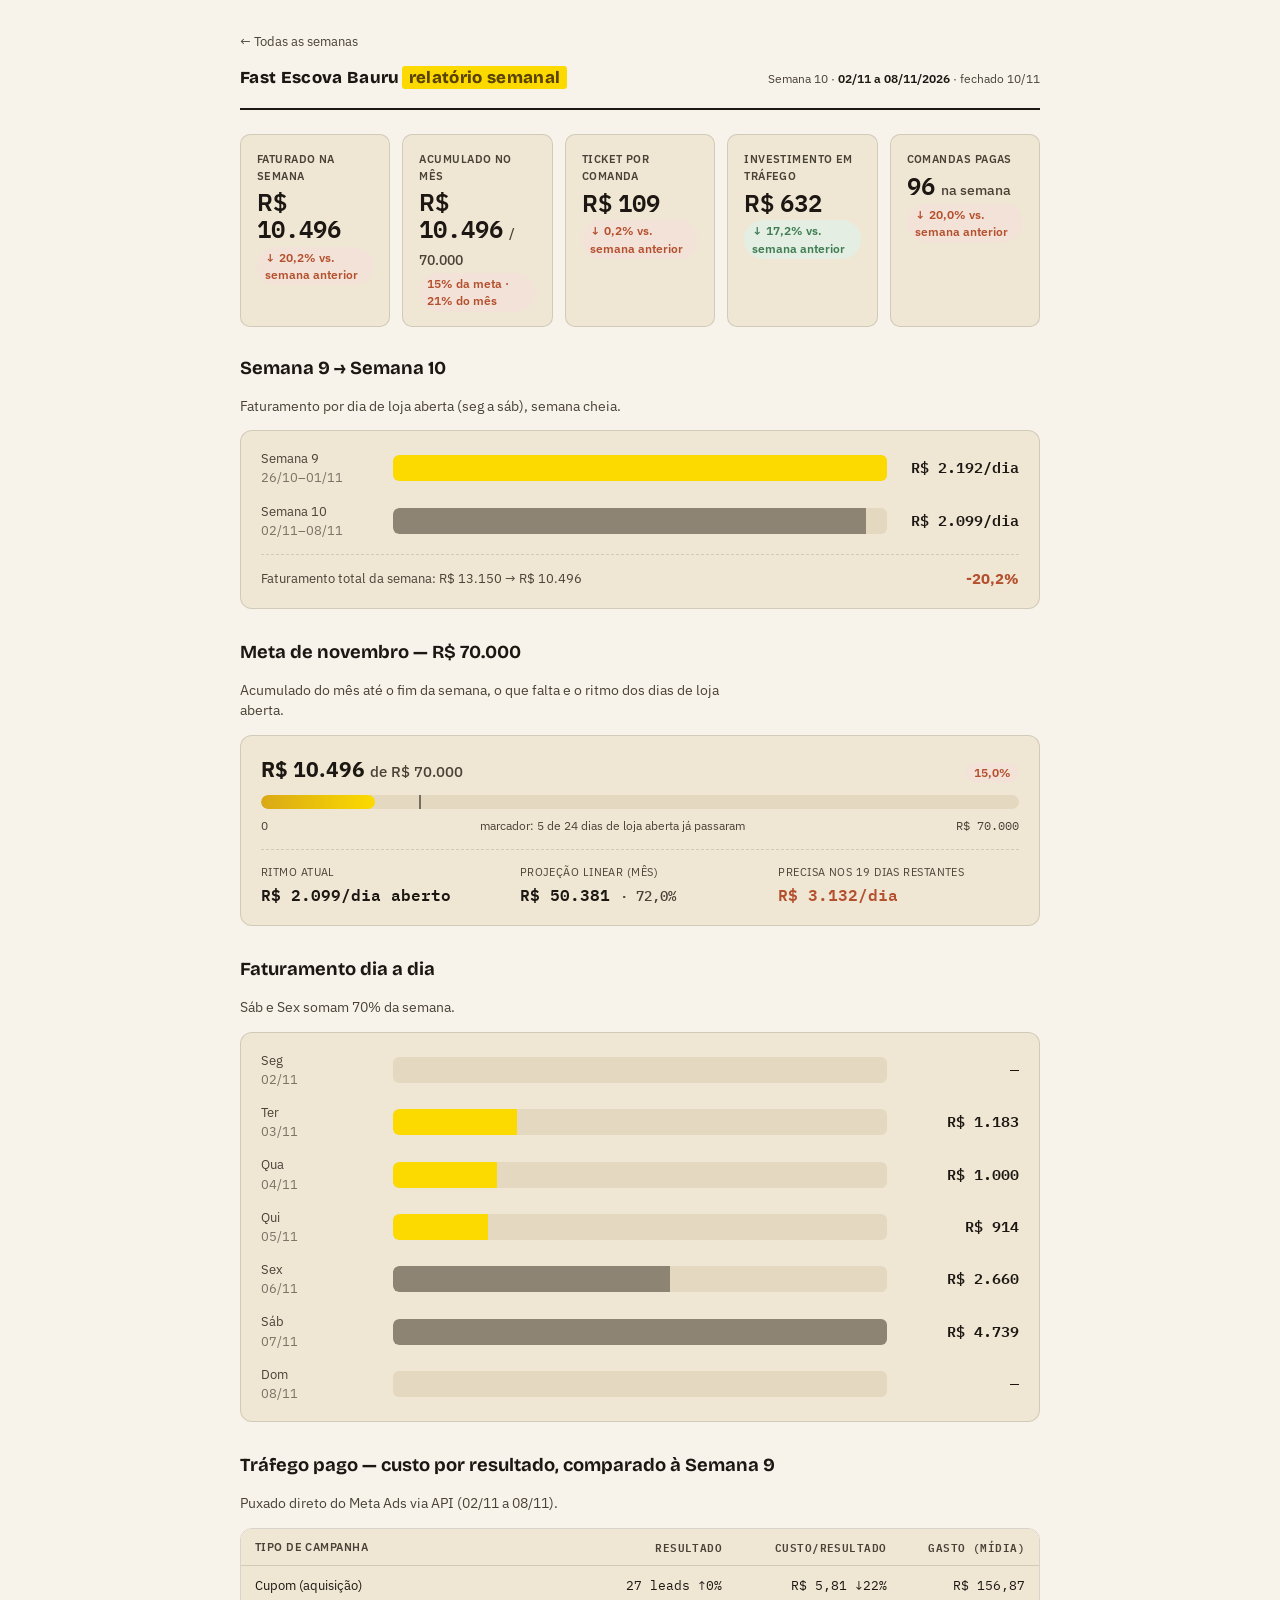
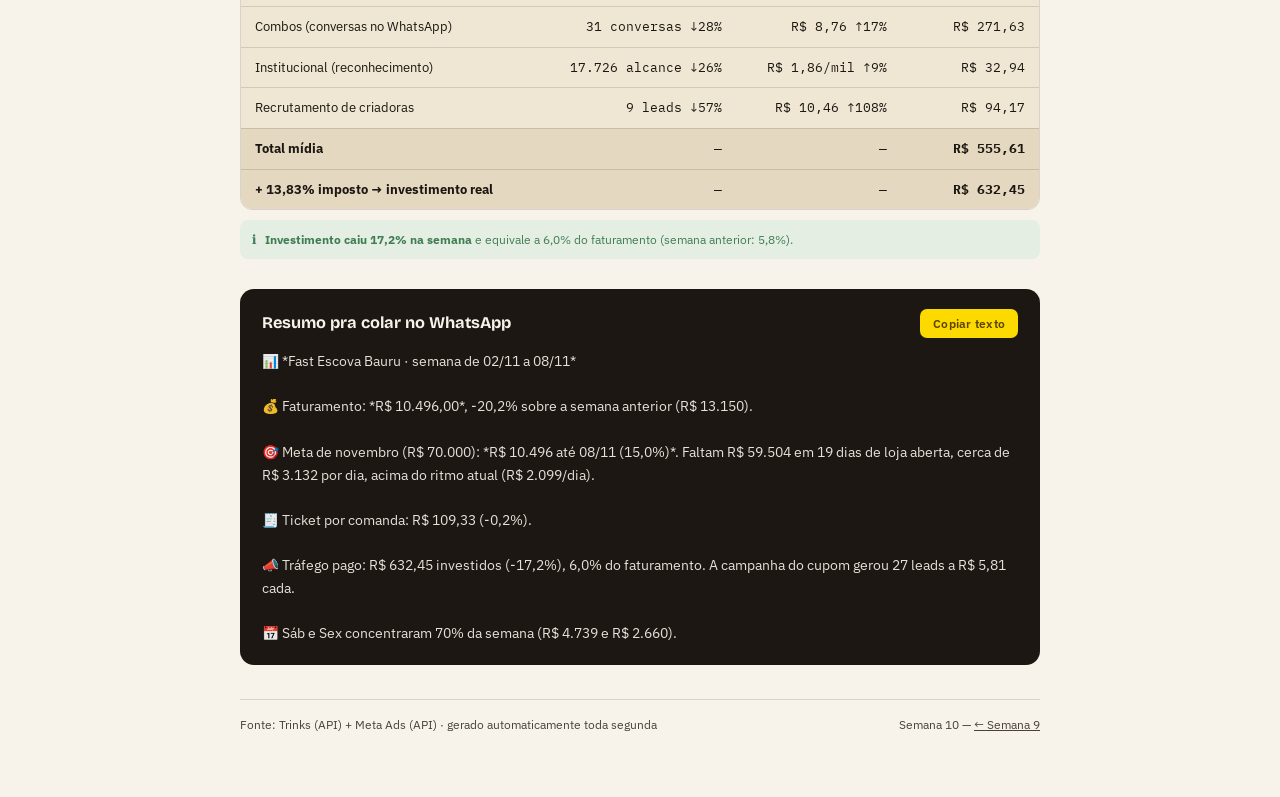
<file: semana-10.html>
<!doctype html>
<html lang="pt-BR">
<head>
<meta charset="utf-8">
<meta name="viewport" content="width=device-width, initial-scale=1">
<meta name="robots" content="noindex,nofollow">
<title>Semana 10 · Relatório Fast Escova Bauru</title>
<link rel="preconnect" href="https://fonts.googleapis.com"><link rel="preconnect" href="https://fonts.gstatic.com" crossorigin><link href="https://fonts.googleapis.com/css2?family=Bricolage+Grotesque:opsz,wght@12..96,400..800&family=IBM+Plex+Sans:wght@400;500;600;700&family=IBM+Plex+Mono:wght@400;500;600&display=swap" rel="stylesheet">
<link rel="stylesheet" href="style.css">
</head>
<body>
<div class="page">

  <a class="back-link" href="index.html">← Todas as semanas</a>
  <div class="masthead">
    <div class="brand">Fast Escova Bauru<span>relatório semanal</span></div>
    <div class="meta">Semana 10 · <b>02/11 a 08/11/2026</b> · fechado 10/11</div>
  </div>
  <div class="kpis kpis-5">
    <div class="kpi"><div class="label">Faturado na semana</div><div class="value">R$ <span class="num">10.496</span></div><span class="pill warn">↓ 20,2% vs. semana anterior</span></div>
    <div class="kpi"><div class="label">Acumulado no mês</div><div class="value">R$ <span class="num">10.496</span> <span class="unit">/ 70.000</span></div><span class="pill warn">15% da meta · 21% do mês</span></div>
    <div class="kpi"><div class="label">Ticket por comanda</div><div class="value">R$ <span class="num">109</span></div><span class="pill warn">↓ 0,2% vs. semana anterior</span></div>
    <div class="kpi"><div class="label">Investimento em tráfego</div><div class="value">R$ <span class="num">632</span></div><span class="pill good">↓ 17,2% vs. semana anterior</span></div>
    <div class="kpi"><div class="label">Comandas pagas</div><div class="value"><span class="num">96</span> <span class="unit">na semana</span></div><span class="pill warn">↓ 20,0% vs. semana anterior</span></div>
  </div>
  <section>
    <h2>Semana 9 → Semana 10</h2>
    <p class="dek">Faturamento por dia de loja aberta (seg a sáb), semana cheia.</p>
    <div class="compare">
      <div class="bar-row"><div class="bar-label">Semana 9<br><span style="opacity:.7">26/10–01/11</span></div><div class="bar-track"><div class="bar-fill s2" style="width:100.0%"></div></div><div class="bar-value num">R$ 2.192/dia</div></div>
      <div class="bar-row"><div class="bar-label">Semana 10<br><span style="opacity:.7">02/11–08/11</span></div><div class="bar-track"><div class="bar-fill s1" style="width:95.8%"></div></div><div class="bar-value num">R$ 2.099/dia</div></div>
      <div class="compare-foot"><span>Faturamento total da semana: R$ 13.150 → R$ 10.496</span><span class="delta" style="color:var(--warn)">-20,2%</span></div>
    </div>
  </section>
  <section>
    <h2>Meta de novembro — R$ 70.000</h2>
    <p class="dek">Acumulado do mês até o fim da semana, o que falta e o ritmo dos dias de loja aberta.</p>
    <div class="meta-box">
      <div class="meta-top"><div class="amt">R$ 10.496 <span class="of">de R$ 70.000</span></div><span class="pill warn">15,0%</span></div>
      <div class="meta-track"><div class="meta-fill" style="width:15.0%"></div><div class="meta-marker" style="left:20.8%" title="20,8% dos dias de loja aberta do mês já passaram"></div></div>
      <div class="meta-legend"><span>0</span><span>marcador: 5 de 24 dias de loja aberta já passaram</span><span class="num">R$ 70.000</span></div>
      <div class="meta-proj">
        <div class="item"><div class="k">Ritmo atual</div><div class="v num">R$ 2.099/dia aberto</div></div>
        <div class="item"><div class="k">Projeção linear (mês)</div><div class="v num">R$ 50.381 <span style="color:var(--text-soft); font-weight:500; font-size:0.85rem">· 72,0%</span></div></div>
        <div class="item"><div class="k">Precisa nos 19 dias restantes</div><div class="v num" style="color:var(--warn)">R$ 3.132/dia</div></div>
      </div>
    </div>
  </section>
  <section>
    <h2>Faturamento dia a dia</h2>
    <p class="dek">Sáb e Sex somam 70% da semana.</p>
    <div class="compare">
      <div class="bar-row"><div class="bar-label">Seg<br><span style="opacity:.7">02/11</span></div><div class="bar-track"><div class="bar-fill s2" style="width:0.0%"></div></div><div class="bar-value num">—</div></div>
      <div class="bar-row"><div class="bar-label">Ter<br><span style="opacity:.7">03/11</span></div><div class="bar-track"><div class="bar-fill s2" style="width:25.0%"></div></div><div class="bar-value num">R$ 1.183</div></div>
      <div class="bar-row"><div class="bar-label">Qua<br><span style="opacity:.7">04/11</span></div><div class="bar-track"><div class="bar-fill s2" style="width:21.1%"></div></div><div class="bar-value num">R$ 1.000</div></div>
      <div class="bar-row"><div class="bar-label">Qui<br><span style="opacity:.7">05/11</span></div><div class="bar-track"><div class="bar-fill s2" style="width:19.3%"></div></div><div class="bar-value num">R$ 914</div></div>
      <div class="bar-row"><div class="bar-label">Sex<br><span style="opacity:.7">06/11</span></div><div class="bar-track"><div class="bar-fill s1" style="width:56.1%"></div></div><div class="bar-value num">R$ 2.660</div></div>
      <div class="bar-row"><div class="bar-label">Sáb<br><span style="opacity:.7">07/11</span></div><div class="bar-track"><div class="bar-fill s1" style="width:100.0%"></div></div><div class="bar-value num">R$ 4.739</div></div>
      <div class="bar-row"><div class="bar-label">Dom<br><span style="opacity:.7">08/11</span></div><div class="bar-track"><div class="bar-fill s2" style="width:0.0%"></div></div><div class="bar-value num">—</div></div>
    </div>
  </section>
  <section>
    <h2>Tráfego pago — custo por resultado, comparado à Semana 9</h2>
    <p class="dek">Puxado direto do Meta Ads via API (02/11 a 08/11).</p>
    <div class="traf-wrap">
      <table class="traf">
        <thead><tr><th>Tipo de campanha</th><th class="num">Resultado</th><th class="num">Custo/resultado</th><th class="num">Gasto (mídia)</th></tr></thead>
        <tbody>
          <tr><td>Cupom (aquisição)</td><td class="num">27 leads <span class="delta-down">↑0%</span></td><td class="num">R$ 5,81 <span class="delta-down">↓22%</span></td><td class="num">R$ 156,87</td></tr>
          <tr><td>Combos (conversas no WhatsApp)</td><td class="num">31 conversas <span class="delta-up">↓28%</span></td><td class="num">R$ 8,76 <span class="delta-up">↑17%</span></td><td class="num">R$ 271,63</td></tr>
          <tr><td>Institucional (reconhecimento)</td><td class="num">17.726 alcance <span class="delta-up">↓26%</span></td><td class="num">R$ 1,86/mil <span class="delta-up">↑9%</span></td><td class="num">R$ 32,94</td></tr>
          <tr><td>Recrutamento de criadoras</td><td class="num">9 leads <span class="delta-up">↓57%</span></td><td class="num">R$ 10,46 <span class="delta-up">↑108%</span></td><td class="num">R$ 94,17</td></tr>
          <tr class="total"><td>Total mídia</td><td class="num">—</td><td class="num">—</td><td class="num">R$ 555,61</td></tr>
          <tr class="total"><td>+ 13,83% imposto → investimento real</td><td class="num">—</td><td class="num">—</td><td class="num">R$ 632,45</td></tr>
        </tbody>
      </table>
    </div>
    <div class="imposto-note info"><span>ℹ</span><span><b>Investimento caiu 17,2% na semana</b> e equivale a 6,0% do faturamento (semana anterior: 5,8%).</span></div>
  </section>
  <section>
    <div class="wa-block">
      <div class="wa-head">
        <h2>Resumo pra colar no WhatsApp</h2>
        <button class="copy-btn" id="copyBtn" onclick="copyResumo()">Copiar texto</button>
      </div>
      <div class="wa-body" id="resumoText">📊 *Fast Escova Bauru · semana de 02/11 a 08/11*

💰 Faturamento: *R$ 10.496,00*, -20,2% sobre a semana anterior (R$ 13.150).

🎯 Meta de novembro (R$ 70.000): *R$ 10.496 até 08/11 (15,0%)*. Faltam R$ 59.504 em 19 dias de loja aberta, cerca de R$ 3.132 por dia, acima do ritmo atual (R$ 2.099/dia).

🧾 Ticket por comanda: R$ 109,33 (-0,2%).

📣 Tráfego pago: R$ 632,45 investidos (-17,2%), 6,0% do faturamento. A campanha do cupom gerou 27 leads a R$ 5,81 cada.

📅 Sáb e Sex concentraram 70% da semana (R$ 4.739 e R$ 2.660).</div>
    </div>
  </section>
  <footer>
    <span>Fonte: Trinks (API) + Meta Ads (API) · gerado automaticamente toda segunda</span>
    <span>Semana 10 — <a href="semana-09.html" style="color:inherit">← Semana 9</a></span>
  </footer>

</div>

<script>
function copyResumo(){
  const text = document.getElementById('resumoText').innerText;
  const btn = document.getElementById('copyBtn');
  navigator.clipboard.writeText(text).then(()=>{
    const original = btn.textContent;
    btn.textContent = 'Copiado ✓';
    setTimeout(()=>{ btn.textContent = original; }, 1800);
  }).catch(()=>{
    btn.textContent = 'Selecione o texto acima';
    setTimeout(()=>{ btn.textContent = 'Copiar texto'; }, 1800);
  });
}
</script>
</body>
</html>
</file>
<file: style.css>
:root{
  --ink:#1C1712; --ink-soft:#4A4137;
  --cream:#F7F3EA; --cream-2:#EFE7D4; --cream-3:#E4D9C0;
  --gold:#D9A916; --gold-bright:#FCDA00; --gold-ink:#5A4300;
  --good:#3F7D53; --good-bg:#E4EEE3;
  --warn:#B5502E; --warn-bg:#F3E2D8;
  --line: rgba(28,23,18,0.14);
  --surface: var(--cream); --surface-2: var(--cream-2); --surface-3: var(--cream-3);
  --text: var(--ink); --text-soft: var(--ink-soft);
  --shadow: 0 1px 2px rgba(28,23,18,0.06), 0 6px 20px -8px rgba(28,23,18,0.18);
}
@media (prefers-color-scheme: dark){
  :root:not([data-theme="light"]){
    --ink:#F3ECDD; --ink-soft:#C9BFA9;
    --cream:#171310; --cream-2:#211B14; --cream-3:#2C2419;
    --gold:#F0C231; --gold-bright:#FCDA00; --gold-ink:#1E1600;
    --good:#7FC494; --good-bg:#1C2B20;
    --warn:#E38F63; --warn-bg:#33211A;
    --line: rgba(243,236,221,0.14);
    --surface: var(--cream); --surface-2: var(--cream-2); --surface-3: var(--cream-3);
    --text: var(--ink); --text-soft: var(--ink-soft);
    --shadow: 0 1px 2px rgba(0,0,0,0.3), 0 10px 26px -10px rgba(0,0,0,0.5);
  }
}
:root[data-theme="dark"]{
  --ink:#F3ECDD; --ink-soft:#C9BFA9;
  --cream:#171310; --cream-2:#211B14; --cream-3:#2C2419;
  --gold:#F0C231; --gold-bright:#FCDA00; --gold-ink:#1E1600;
  --good:#7FC494; --good-bg:#1C2B20;
  --warn:#E38F63; --warn-bg:#33211A;
  --line: rgba(243,236,221,0.14);
  --surface: var(--cream); --surface-2: var(--cream-2); --surface-3: var(--cream-3);
  --text: var(--ink); --text-soft: var(--ink-soft);
  --shadow: 0 1px 2px rgba(0,0,0,0.3), 0 10px 26px -10px rgba(0,0,0,0.5);
}

*{box-sizing:border-box;}
html{color-scheme: light dark;}
body{
  margin:0; background:var(--surface); color:var(--text);
  font-family:'IBM Plex Sans', ui-sans-serif, system-ui, sans-serif;
  line-height:1.5; -webkit-font-smoothing:antialiased;
}
.num{font-family:'IBM Plex Mono', ui-monospace, monospace; font-variant-numeric: tabular-nums;}
h1,h2,h3{font-family:'Bricolage Grotesque', ui-sans-serif, sans-serif; text-wrap:balance; margin:0;}

.page{max-width:840px; margin:0 auto; padding:28px 20px 64px;}

.back-link{
  display:inline-block; font-size:0.8rem; color:var(--text-soft); text-decoration:none;
  margin-bottom:14px;
}
.back-link:hover{color:var(--text); text-decoration:underline;}

/* ===== Masthead ===== */
.masthead{
  display:flex; align-items:baseline; justify-content:space-between; gap:16px;
  padding-bottom:18px; border-bottom:2px solid var(--ink); margin-bottom:24px; flex-wrap:wrap;
}
.masthead .brand{font-family:'Bricolage Grotesque'; font-weight:800; font-size:1.05rem; letter-spacing:0.02em;}
.masthead .brand span{color:var(--gold-ink); background:var(--gold-bright); padding:1px 7px; border-radius:3px; margin-left:2px;}
.masthead .meta{font-size:0.78rem; color:var(--text-soft); text-align:right;}
.masthead .meta b{color:var(--text); font-weight:600;}

.kicker{
  font-size:0.72rem; font-weight:600; letter-spacing:0.09em; text-transform:uppercase;
  color:var(--text-soft); margin:0 0 6px;
}

/* ===== KPI strip ===== */
.kpis{display:grid; grid-template-columns:repeat(4,1fr); gap:12px; margin-bottom:28px;}
.kpis.kpis-3{grid-template-columns:repeat(3,1fr);}
.kpis.kpis-5{grid-template-columns:repeat(5,1fr);}
.kpis.kpis-6{grid-template-columns:repeat(6,1fr);}
@media (max-width:900px){ .kpis.kpis-5{grid-template-columns:repeat(3,1fr);} .kpis.kpis-6{grid-template-columns:repeat(3,1fr);} }
@media (max-width:600px){ .kpis.kpis-6{grid-template-columns:repeat(2,1fr);} }
.kpi{
  background:var(--surface-2); border:1px solid var(--line); border-radius:10px;
  padding:16px 16px 14px; display:flex; flex-direction:column; gap:4px;
}
.kpi .label{font-size:0.7rem; font-weight:600; letter-spacing:0.04em; text-transform:uppercase; color:var(--text-soft);}
.kpi .value{font-size:1.5rem; font-weight:600; line-height:1.1;}
.kpi .value .unit{font-size:0.85rem; font-weight:500; color:var(--text-soft);}
.kpi .sub{font-size:0.76rem; color:var(--text-soft);}
.pill{
  display:inline-flex; align-items:center; gap:5px; font-size:0.72rem; font-weight:600;
  padding:2px 8px; border-radius:999px; width:fit-content;
}
.pill.good{background:var(--good-bg); color:var(--good);}
.pill.warn{background:var(--warn-bg); color:var(--warn);}
.pill.gold{background:var(--gold-bright); color:var(--gold-ink);}

/* ===== Section ===== */
section{margin-bottom:30px;}
section > h2{font-size:1.15rem; font-weight:700; margin-bottom:4px;}
section > .dek{font-size:0.85rem; color:var(--text-soft); margin-bottom:14px; max-width:60ch;}

/* ===== Comparativo (bar chart) ===== */
.compare{
  background:var(--surface-2); border:1px solid var(--line); border-radius:12px; padding:18px 20px;
}
.bar-row{display:flex; align-items:center; gap:14px; margin-bottom:14px;}
.bar-row:last-child{margin-bottom:0;}
.bar-row .bar-label{width:118px; flex:none; font-size:0.8rem; color:var(--text-soft);}
.bar-track{flex:1; height:26px; background:var(--surface-3); border-radius:6px; overflow:hidden; position:relative;}
.bar-fill{height:100%; border-radius:6px 0 0 6px; display:flex; align-items:center;}
.bar-fill.s1{background:var(--text-soft); opacity:0.55;}
.bar-fill.s2{background:var(--gold-bright);}
.bar-value{width:118px; flex:none; text-align:right; font-size:0.92rem; font-weight:600;}
.compare-foot{
  display:flex; justify-content:space-between; align-items:center; margin-top:14px;
  padding-top:12px; border-top:1px dashed var(--line); font-size:0.8rem; color:var(--text-soft);
}
.compare-foot .delta{color:var(--good); font-weight:700; font-size:0.95rem;}

/* ===== Meta progress ===== */
.meta-box{background:var(--surface-2); border:1px solid var(--line); border-radius:12px; padding:18px 20px;}
.meta-top{display:flex; justify-content:space-between; align-items:baseline; margin-bottom:10px; flex-wrap:wrap; gap:6px;}
.meta-top .amt{font-size:1.3rem; font-weight:700;}
.meta-top .amt .of{font-size:0.95rem; font-weight:500; color:var(--text-soft);}
.meta-track{height:14px; background:var(--surface-3); border-radius:999px; overflow:hidden; position:relative; margin-bottom:8px;}
.meta-fill{height:100%; background:linear-gradient(90deg, var(--gold), var(--gold-bright)); border-radius:999px;}
.meta-marker{position:absolute; top:-4px; bottom:-4px; width:2px; background:var(--ink); opacity:0.55;}
.meta-legend{display:flex; justify-content:space-between; font-size:0.74rem; color:var(--text-soft);}
.meta-proj{
  display:flex; gap:18px; margin-top:14px; padding-top:14px; border-top:1px dashed var(--line);
  flex-wrap:wrap;
}
.meta-proj .item{flex:1; min-width:140px;}
.meta-proj .item .k{font-size:0.7rem; text-transform:uppercase; letter-spacing:0.04em; color:var(--text-soft); margin-bottom:2px;}
.meta-proj .item .v{font-size:1.02rem; font-weight:600;}

/* ===== Ações cards ===== */
.acoes{display:grid; grid-template-columns:repeat(4,1fr); gap:12px;}
.acao-card{
  background:var(--surface-2); border:1px solid var(--line); border-radius:12px;
  padding:16px; display:flex; flex-direction:column; gap:8px; border-top:3px solid var(--stripe, var(--gold-bright));
}
.acao-card .tag{font-size:0.68rem; font-weight:700; text-transform:uppercase; letter-spacing:0.05em; color:var(--text-soft);}
.acao-card h3{font-size:0.98rem; font-weight:700;}
.acao-card .headline{font-size:1.35rem; font-weight:700; font-family:'IBM Plex Mono'; line-height:1;}
.acao-card .headline .small{font-size:0.85rem; font-weight:500; color:var(--text-soft); font-family:'IBM Plex Sans';}
.acao-card p{font-size:0.79rem; color:var(--text-soft); margin:0;}

/* ===== Traffic table ===== */
.traf-wrap{overflow-x:auto; border:1px solid var(--line); border-radius:12px;}
table.traf{width:100%; border-collapse:collapse; min-width:520px; background:var(--surface-2);}
table.traf th, table.traf td{padding:10px 14px; text-align:left; font-size:0.82rem; border-bottom:1px solid var(--line);}
table.traf th{font-size:0.68rem; text-transform:uppercase; letter-spacing:0.04em; color:var(--text-soft); font-weight:600;}
table.traf td.num, table.traf th.num{text-align:right; font-family:'IBM Plex Mono';}
table.traf tr:last-child td{border-bottom:none;}
table.traf tr.total td{font-weight:700; background:var(--surface-3);}
table.traf td.delta-up{color:var(--warn); font-size:0.72rem;}
table.traf td.delta-down{color:var(--good); font-size:0.72rem;}
.imposto-note{
  margin-top:10px; font-size:0.78rem; color:var(--text-soft); display:flex; gap:8px; align-items:flex-start;
  background:var(--warn-bg); color:var(--warn); padding:10px 12px; border-radius:8px;
}
.imposto-note b{font-weight:700;}
.imposto-note.info{background:var(--good-bg); color:var(--good);}

/* ===== WhatsApp block ===== */
.wa-block{
  background:var(--ink); color:var(--cream); border-radius:14px; padding:20px 22px; position:relative;
}
.wa-block .wa-head{display:flex; justify-content:space-between; align-items:center; margin-bottom:12px;}
.wa-block .wa-head h2{color:var(--cream); font-size:1.02rem;}
.wa-block .wa-body{font-size:0.86rem; line-height:1.65; white-space:pre-wrap; color:var(--cream); opacity:0.92;}
.copy-btn{
  font-family:'IBM Plex Sans'; font-size:0.76rem; font-weight:600; letter-spacing:0.02em;
  background:var(--gold-bright); color:var(--gold-ink); border:none; border-radius:7px;
  padding:7px 13px; cursor:pointer; transition:transform 0.12s ease, filter 0.12s ease;
}
.copy-btn:hover{filter:brightness(1.05);}
.copy-btn:active{transform:scale(0.97);}
.copy-btn:focus-visible{outline:2px solid var(--gold-bright); outline-offset:2px;}

/* ===== Semana que entra ===== */
.proxima{
  display:flex; gap:14px; align-items:flex-start; background:var(--surface-2);
  border:1px solid var(--line); border-radius:12px; padding:16px 18px;
}
.proxima .chip{
  flex:none; width:44px; height:44px; border-radius:10px; background:var(--gold-bright);
  display:flex; align-items:center; justify-content:center; font-size:1.2rem;
}
.proxima p{margin:0; font-size:0.86rem; color:var(--text-soft);}
.proxima strong{color:var(--text);}

footer{
  margin-top:34px; padding-top:16px; border-top:1px solid var(--line);
  font-size:0.72rem; color:var(--text-soft); display:flex; justify-content:space-between; flex-wrap:wrap; gap:8px;
}

/* ===== Index / landing page ===== */
.hero{padding-bottom:22px; margin-bottom:8px;}
.hero h1{font-size:1.7rem; font-weight:800; margin-bottom:6px;}
.hero p{font-size:0.92rem; color:var(--text-soft); max-width:56ch; margin:0;}
.weeks{display:flex; flex-direction:column; gap:12px;}
.week-card{
  display:flex; align-items:center; justify-content:space-between; gap:16px;
  background:var(--surface-2); border:1px solid var(--line); border-radius:12px;
  padding:18px 20px; text-decoration:none; color:var(--text);
  transition:border-color 0.15s ease, transform 0.15s ease;
}
.week-card:hover{border-color:var(--gold); transform:translateY(-1px);}
.week-card .wk-left{display:flex; flex-direction:column; gap:3px;}
.week-card .wk-num{font-size:0.68rem; font-weight:700; text-transform:uppercase; letter-spacing:0.05em; color:var(--text-soft);}
.week-card .wk-title{font-size:1.05rem; font-weight:700; font-family:'Bricolage Grotesque';}
.week-card .wk-range{font-size:0.78rem; color:var(--text-soft);}
.week-card .wk-right{display:flex; align-items:center; gap:14px; flex:none;}
.week-card .wk-amt{font-size:1.1rem; font-weight:700; font-family:'IBM Plex Mono';}
.week-card .wk-arrow{font-size:1.1rem; color:var(--text-soft);}

@media (max-width:700px){
  .kpis{grid-template-columns:1fr 1fr;}
  .kpis.kpis-3{grid-template-columns:1fr 1fr;}
  .acoes{grid-template-columns:1fr 1fr;}
}
@media (max-width:600px){
  .acoes{grid-template-columns:1fr;}
  .bar-row{flex-wrap:wrap;}
  .bar-label, .bar-value{width:auto;}
  .week-card{flex-direction:column; align-items:flex-start;}
}

.btn-sug{display:inline-block;margin-top:8px;padding:6px 11px;border-radius:7px;background:var(--gold-bright);color:var(--gold-ink);font-size:0.74rem;font-weight:700;text-decoration:none;}
.btn-sug:hover{filter:brightness(1.05);}
html{scroll-behavior:smooth;}
</file>
